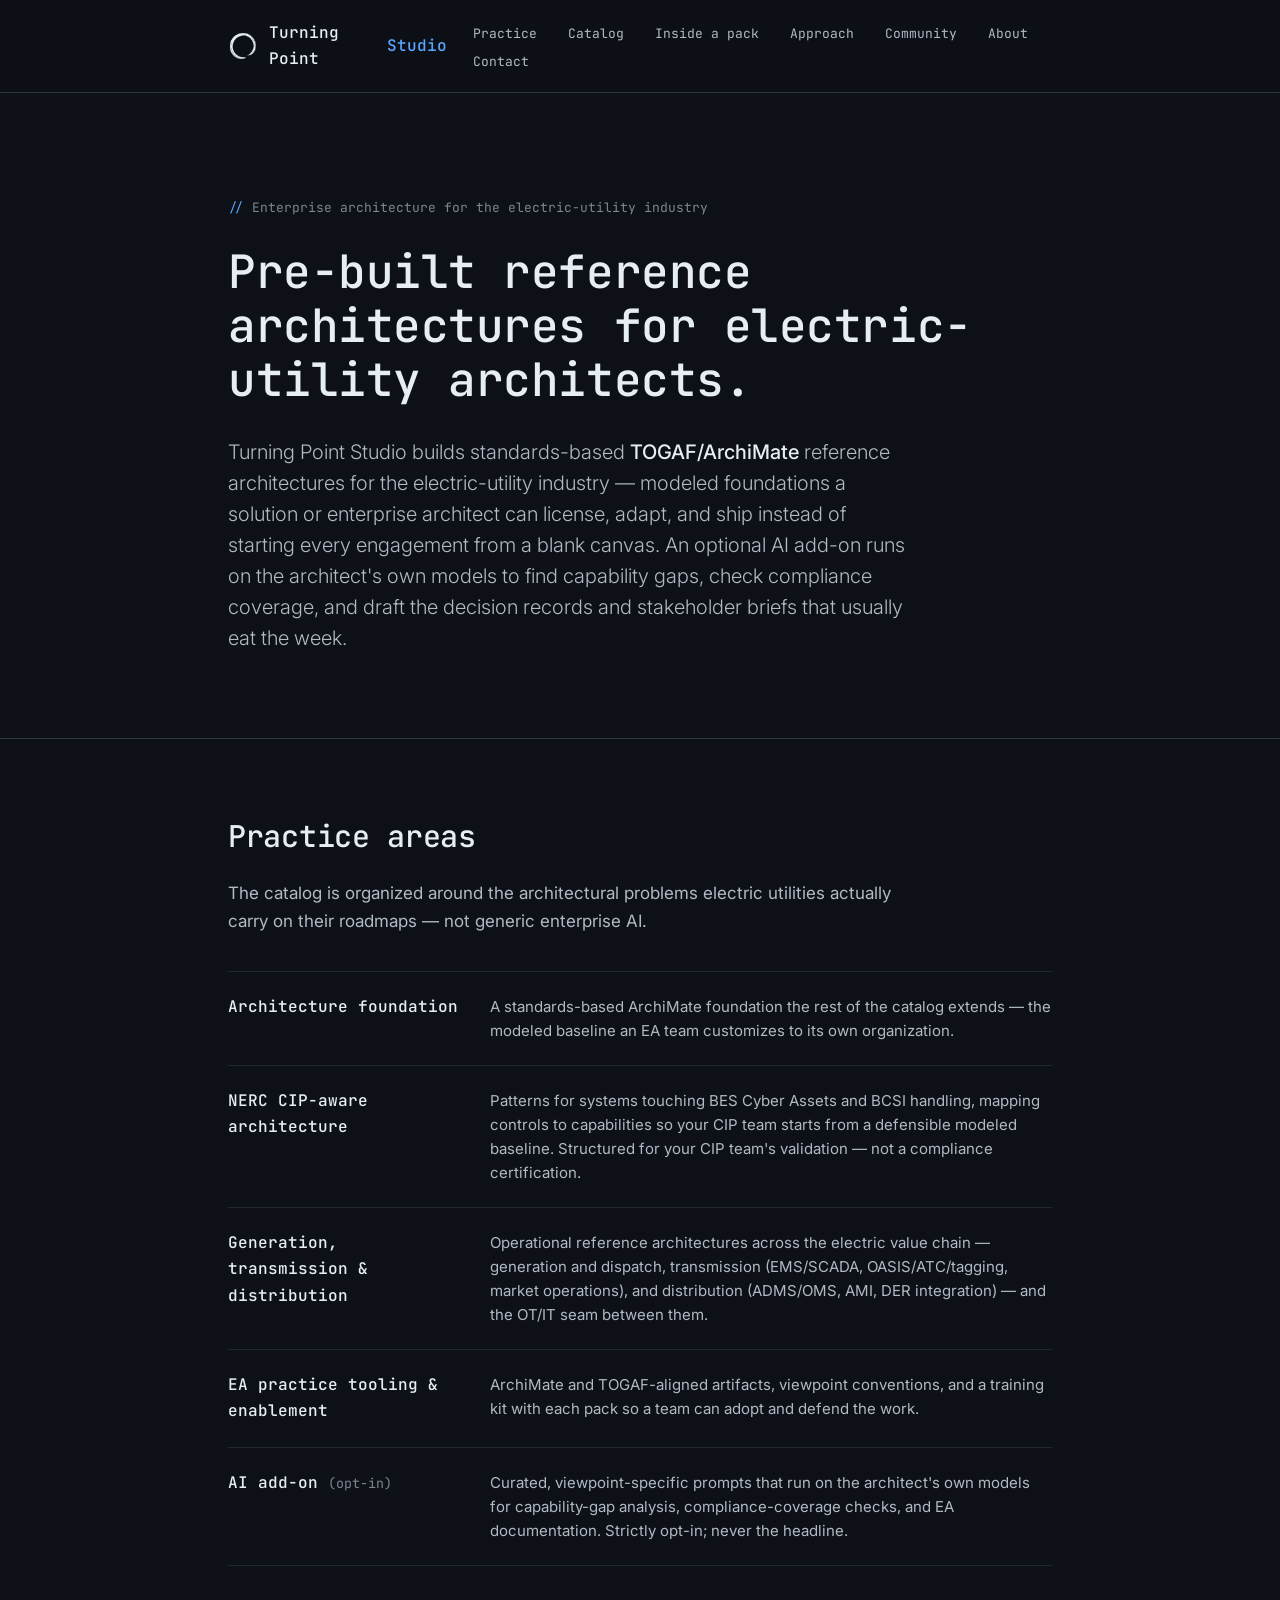
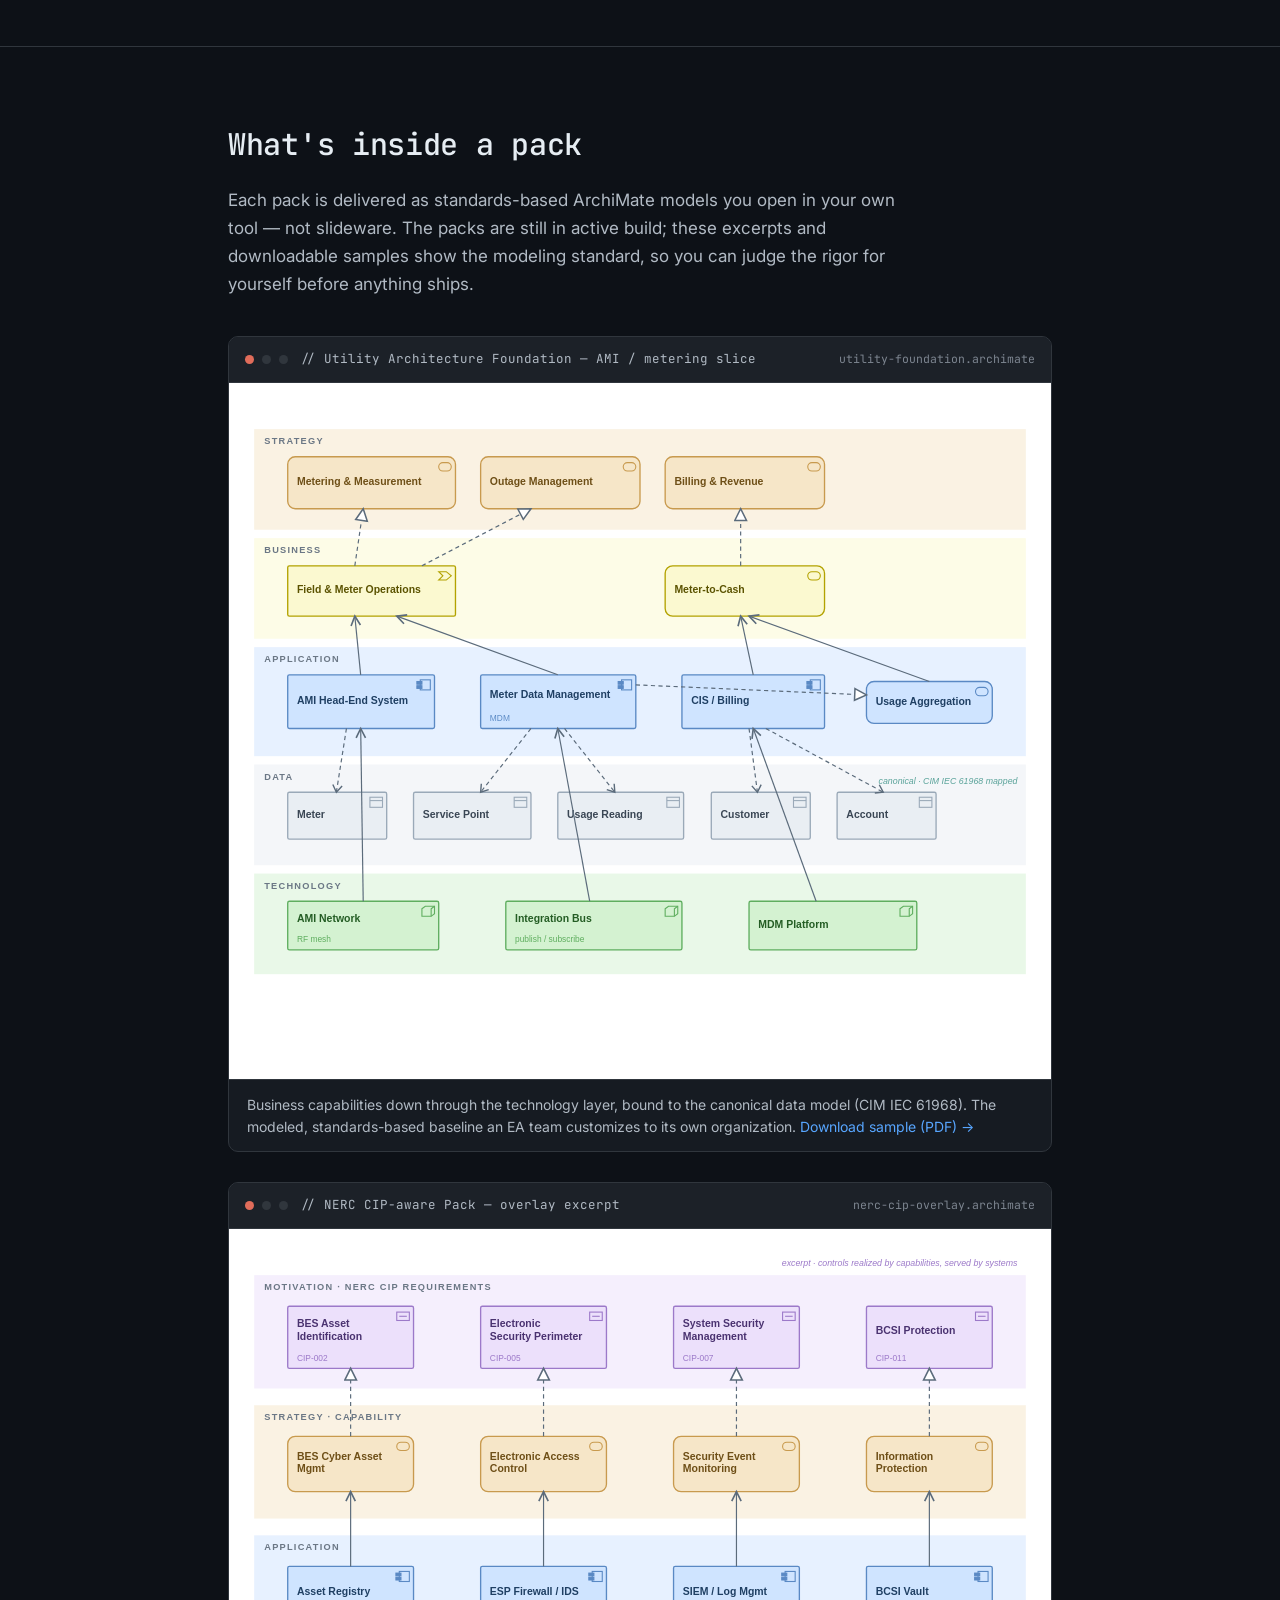
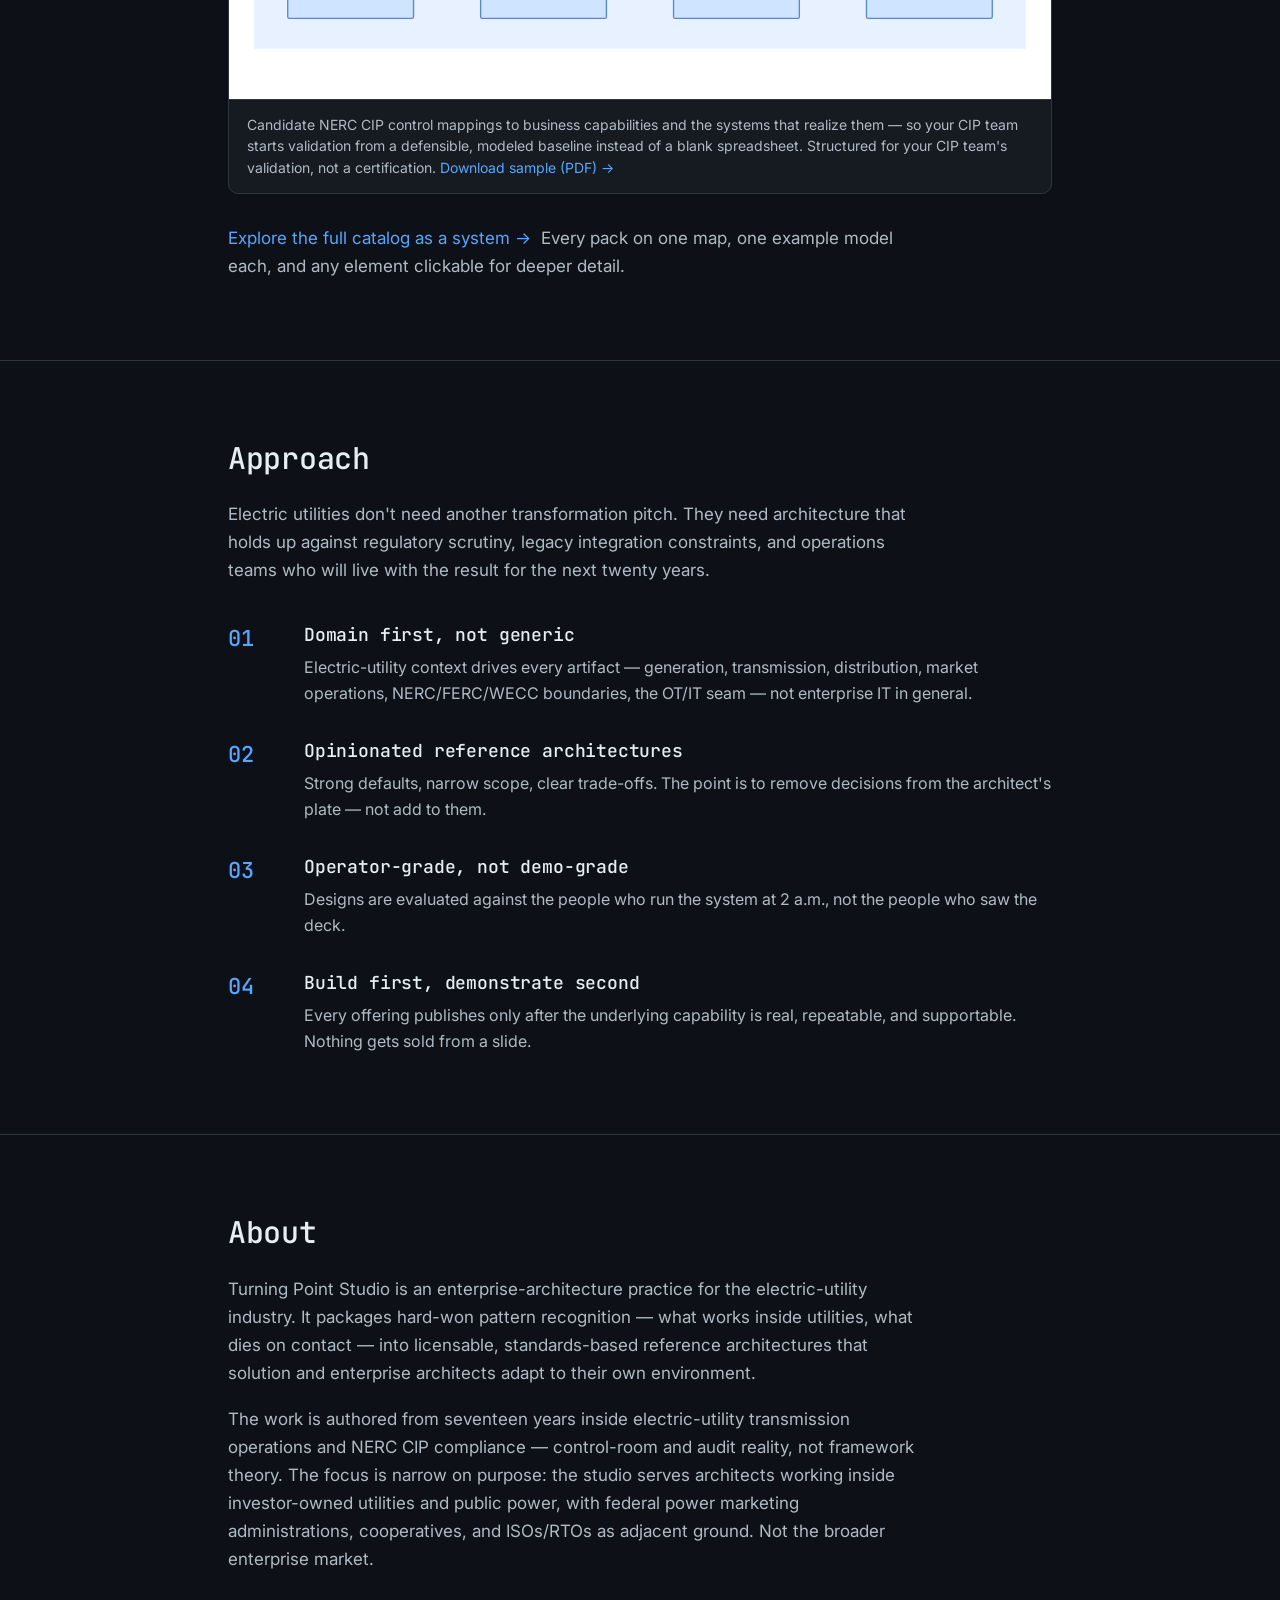
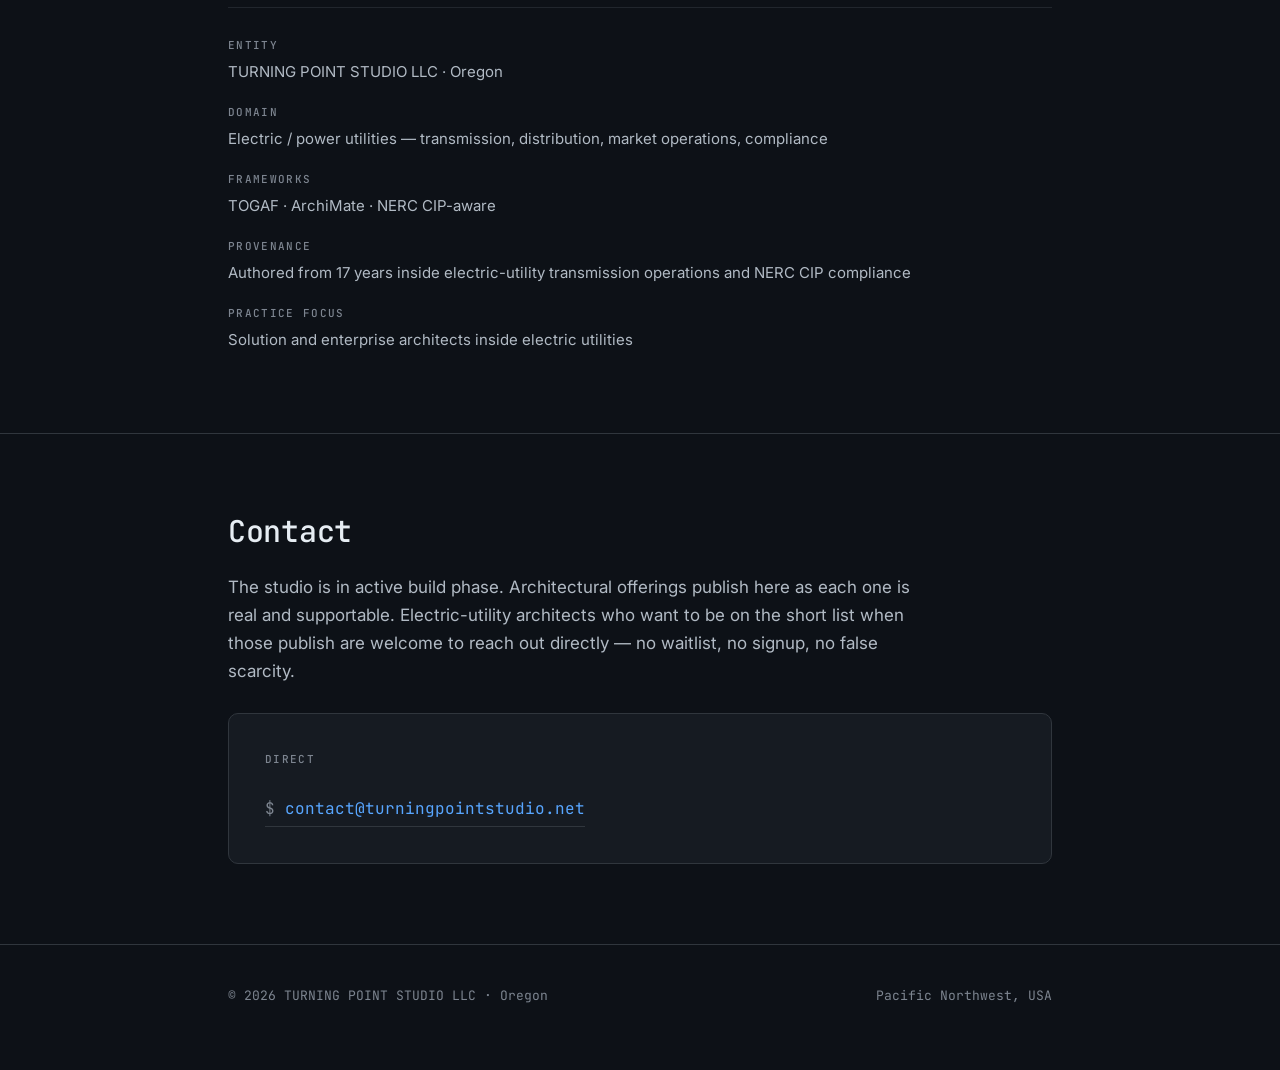
<file: index.html>
<!DOCTYPE html>
<html lang="en">
<head>
<meta charset="UTF-8">
<meta name="viewport" content="width=device-width, initial-scale=1.0">
<title>Turning Point Studio — Enterprise Architecture for the Electric Utility Industry</title>
<meta name="description" content="Turning Point Studio builds standards-based TOGAF/ArchiMate reference architectures and NERC CIP-aware patterns for electric-utility solution and enterprise architects — license, adapt, and ship instead of starting from a blank canvas.">
<link rel="icon" type="image/png" sizes="32x32" href="brand/favicon-32.png">
<link rel="alternate icon" href="brand/favicon.ico">
<link rel="apple-touch-icon" href="brand/apple-touch-icon.png">
<meta property="og:title" content="Turning Point Studio">
<meta property="og:description" content="Standards-based reference architectures and NERC CIP-aware patterns for the electric utility industry.">
<meta property="og:image" content="https://turningpointstudio.net/brand/og-image.png">
<meta property="og:url" content="https://turningpointstudio.net">
<meta property="og:type" content="website">
<meta name="twitter:card" content="summary_large_image">
<link rel="preconnect" href="https://fonts.googleapis.com">
<link rel="preconnect" href="https://fonts.gstatic.com" crossorigin>
<link href="https://fonts.googleapis.com/css2?family=Inter:wght@300;400;500;600&family=JetBrains+Mono:wght@400;500;700&display=swap" rel="stylesheet">
<link rel="stylesheet" href="site.css">
</head>
<body>

<header>
  <div class="container header-row">
    <a href="index.html" class="brand">
      <img class="brand-mark" src="brand/enso-mark.png" alt="Turning Point Studio mark">
      Turning Point <span>Studio</span>
    </a>
    <nav>
      <a href="#practice">Practice</a>
      <a href="catalog.html">Catalog</a>
      <a href="#inside">Inside a pack</a>
      <a href="#approach">Approach</a>
      <a href="community.html">Community</a>
      <a href="#about">About</a>
      <a href="#contact">Contact</a>
    </nav>
  </div>
</header>

<div class="hero">
  <div class="container">
    <div class="eyebrow">Enterprise architecture for the electric-utility industry</div>
    <h1>Pre-built reference architectures for electric-utility architects.</h1>
    <p class="lede">Turning Point Studio builds standards-based <strong>TOGAF/ArchiMate</strong> reference architectures for the electric-utility industry — modeled foundations a solution or enterprise architect can license, adapt, and ship instead of starting every engagement from a blank canvas. An optional AI add-on runs on the architect's own models to find capability gaps, check compliance coverage, and draft the decision records and stakeholder briefs that usually eat the week.</p>
  </div>
</div>

<section id="practice">
  <div class="container">
    <h2>Practice areas</h2>
    <p>The catalog is organized around the architectural problems electric utilities actually carry on their roadmaps — not generic enterprise AI.</p>

    <ul class="practice-list">
      <li>
        <div class="pa-title">Architecture foundation</div>
        <div class="pa-desc">A standards-based ArchiMate foundation the rest of the catalog extends — the modeled baseline an EA team customizes to its own organization.</div>
      </li>
      <li>
        <div class="pa-title">NERC CIP-aware architecture</div>
        <div class="pa-desc">Patterns for systems touching BES Cyber Assets and BCSI handling, mapping controls to capabilities so your CIP team starts from a defensible modeled baseline. Structured for your CIP team's validation — not a compliance certification.</div>
      </li>
      <li>
        <div class="pa-title">Generation, transmission &amp; distribution</div>
        <div class="pa-desc">Operational reference architectures across the electric value chain — generation and dispatch, transmission (EMS/SCADA, OASIS/ATC/tagging, market operations), and distribution (ADMS/OMS, AMI, DER integration) — and the OT/IT seam between them.</div>
      </li>
      <li>
        <div class="pa-title">EA practice tooling &amp; enablement</div>
        <div class="pa-desc">ArchiMate and TOGAF-aligned artifacts, viewpoint conventions, and a training kit with each pack so a team can adopt and defend the work.</div>
      </li>
      <li>
        <div class="pa-title">AI add-on <small>(opt-in)</small></div>
        <div class="pa-desc">Curated, viewpoint-specific prompts that run on the architect's own models for capability-gap analysis, compliance-coverage checks, and EA documentation. Strictly opt-in; never the headline.</div>
      </li>
    </ul>
  </div>
</section>

<section id="inside">
  <div class="container">
    <h2>What's inside a pack</h2>
    <p>Each pack is delivered as standards-based ArchiMate models you open in your own tool — not slideware. The packs are still in active build; these excerpts and downloadable samples show the modeling standard, so you can judge the rigor for yourself before anything ships.</p>

    <div class="models">
      <figure class="model-card">
        <div class="model-head">
          <span class="dot"></span><span class="dot"></span><span class="dot"></span>
          <span class="name">// Utility Architecture Foundation — AMI / metering slice</span>
          <span class="file">utility-foundation.archimate</span>
        </div>
        <div class="model-canvas">
          <img src="brand/diagrams/f-01-layers.svg" alt="F-01 ArchiMate model excerpt — business, application, data, and technology layers for an AMI / metering slice, mapped to the canonical data model">
        </div>
        <figcaption class="model-cap">Business capabilities down through the technology layer, bound to the canonical data model (CIM IEC 61968). The modeled, standards-based baseline an EA team customizes to its own organization. <a href="brand/samples/utility-foundation-sample.pdf" download>Download sample (PDF) →</a></figcaption>
      </figure>

      <figure class="model-card">
        <div class="model-head">
          <span class="dot"></span><span class="dot"></span><span class="dot"></span>
          <span class="name">// NERC CIP-aware Pack — overlay excerpt</span>
          <span class="file">nerc-cip-overlay.archimate</span>
        </div>
        <div class="model-canvas">
          <img src="brand/diagrams/c-01-cip-overlay.svg" alt="C-01 ArchiMate model excerpt — NERC CIP requirements mapped to business capabilities and the application systems that realize them">
        </div>
        <figcaption class="model-cap">Candidate NERC CIP control mappings to business capabilities and the systems that realize them — so your CIP team starts validation from a defensible, modeled baseline instead of a blank spreadsheet. Structured for your CIP team's validation, not a certification. <a href="brand/samples/nerc-cip-pack-sample.pdf" download>Download sample (PDF) →</a></figcaption>
      </figure>
    </div>
    <p style="margin-top:30px"><a href="catalog.html">Explore the full catalog as a system →</a> &nbsp;Every pack on one map, one example model each, and any element clickable for deeper detail.</p>
  </div>
</section>

<section id="approach">
  <div class="container">
    <h2>Approach</h2>
    <p>Electric utilities don't need another transformation pitch. They need architecture that holds up against regulatory scrutiny, legacy integration constraints, and operations teams who will live with the result for the next twenty years.</p>

    <div class="principles">
      <div class="principle">
        <div class="num">01</div>
        <div>
          <h3>Domain first, not generic</h3>
          <p>Electric-utility context drives every artifact — generation, transmission, distribution, market operations, NERC/FERC/WECC boundaries, the OT/IT seam — not enterprise IT in general.</p>
        </div>
      </div>
      <div class="principle">
        <div class="num">02</div>
        <div>
          <h3>Opinionated reference architectures</h3>
          <p>Strong defaults, narrow scope, clear trade-offs. The point is to remove decisions from the architect's plate — not add to them.</p>
        </div>
      </div>
      <div class="principle">
        <div class="num">03</div>
        <div>
          <h3>Operator-grade, not demo-grade</h3>
          <p>Designs are evaluated against the people who run the system at 2 a.m., not the people who saw the deck.</p>
        </div>
      </div>
      <div class="principle">
        <div class="num">04</div>
        <div>
          <h3>Build first, demonstrate second</h3>
          <p>Every offering publishes only after the underlying capability is real, repeatable, and supportable. Nothing gets sold from a slide.</p>
        </div>
      </div>
    </div>
  </div>
</section>

<section id="about">
  <div class="container">
    <h2>About</h2>
    <p>Turning Point Studio is an enterprise-architecture practice for the electric-utility industry. It packages hard-won pattern recognition — what works inside utilities, what dies on contact — into licensable, standards-based reference architectures that solution and enterprise architects adapt to their own environment.</p>
    <p>The work is authored from seventeen years inside electric-utility transmission operations and NERC CIP compliance — control-room and audit reality, not framework theory. The focus is narrow on purpose: the studio serves architects working inside investor-owned utilities and public power, with federal power marketing administrations, cooperatives, and ISOs/RTOs as adjacent ground. Not the broader enterprise market.</p>

    <div class="credentials">
      <div class="item">
        <div class="label">Entity</div>
        TURNING POINT STUDIO LLC · Oregon
      </div>
      <div class="item">
        <div class="label">Domain</div>
        Electric / power utilities — transmission, distribution, market operations, compliance
      </div>
      <div class="item">
        <div class="label">Frameworks</div>
        TOGAF · ArchiMate · NERC CIP-aware
      </div>
      <div class="item">
        <div class="label">Provenance</div>
        Authored from 17 years inside electric-utility transmission operations and NERC CIP compliance
      </div>
      <div class="item">
        <div class="label">Practice focus</div>
        Solution and enterprise architects inside electric utilities
      </div>
    </div>
  </div>
</section>

<section id="contact">
  <div class="container">
    <h2>Contact</h2>
    <p>The studio is in active build phase. Architectural offerings publish here as each one is real and supportable. Electric-utility architects who want to be on the short list when those publish are welcome to reach out directly — no waitlist, no signup, no false scarcity.</p>

    <div class="card">
      <div class="label">Direct</div>
      <a class="contact-link" href="mailto:contact@turningpointstudio.net?subject=Turning%20Point%20Studio%20inquiry">contact@turningpointstudio.net</a>
    </div>
  </div>
</section>

<footer>
  <div class="container footer-row">
    <div>© 2026 TURNING POINT STUDIO LLC · Oregon</div>
    <div>Pacific Northwest, USA</div>
  </div>
</footer>

</body>
</html>
</file>
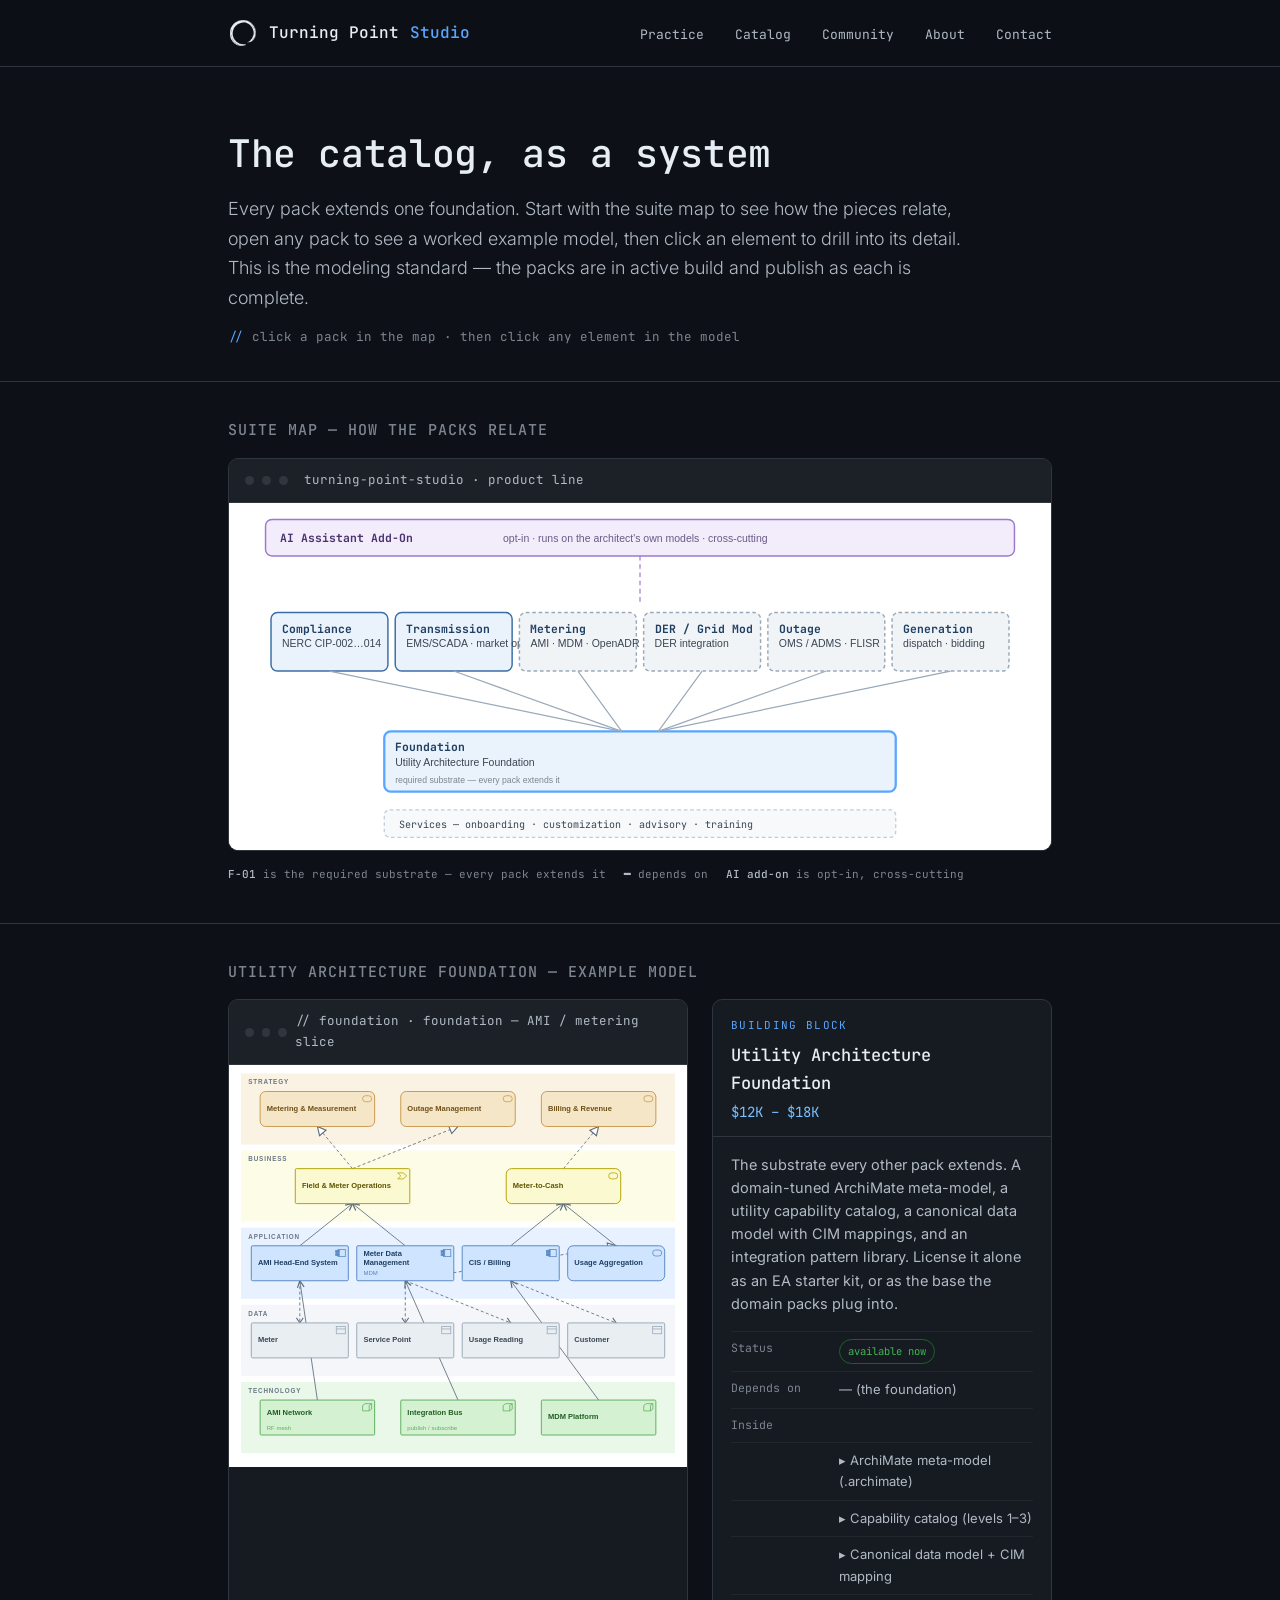
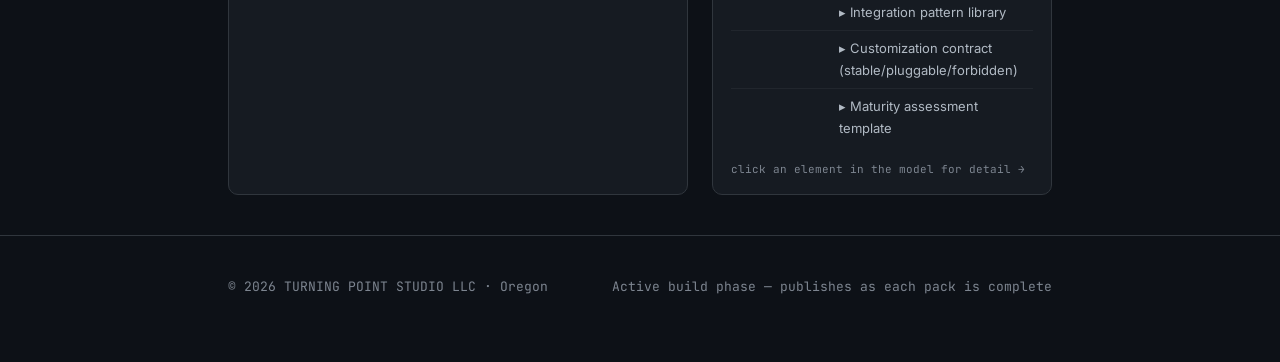
<file: catalog.html>
<!DOCTYPE html>
<html lang="en">
<head>
<meta charset="UTF-8">
<meta name="viewport" content="width=device-width, initial-scale=1.0">
<title>Catalog — Turning Point Studio</title>
<meta name="description" content="Interactive catalog of Turning Point Studio's electric-utility reference architectures — the suite map, one example model per pack, and click-through element detail.">
<link rel="icon" type="image/png" sizes="32x32" href="brand/favicon-32.png">
<link rel="alternate icon" href="brand/favicon.ico">
<link rel="apple-touch-icon" href="brand/apple-touch-icon.png">
<meta property="og:title" content="Catalog — Turning Point Studio">
<meta property="og:description" content="The full reference-architecture suite, one example model per pack, click-through detail.">
<meta property="og:image" content="https://turningpointstudio.net/brand/og-image.png">
<meta name="twitter:card" content="summary_large_image">
<link rel="preconnect" href="https://fonts.googleapis.com">
<link rel="preconnect" href="https://fonts.gstatic.com" crossorigin>
<link href="https://fonts.googleapis.com/css2?family=Inter:wght@300;400;500;600&family=JetBrains+Mono:wght@400;500;700&display=swap" rel="stylesheet">
<link rel="stylesheet" href="site.css">
<style>
  .lead-wrap { padding: 64px 0 34px; border-bottom: 1px solid var(--rule); }
  .lead-wrap h1 { font-size: 38px; margin-bottom: 18px; }
  .lead-wrap p { color: var(--text-2); max-width: 760px; font-weight: 300; font-size: 18px; }
  .hint { font-family: var(--font-mono); font-size: 12.5px; color: var(--muted); margin-top: 14px; }
  .hint::before { content: "// "; color: var(--cool); }

  section.block { padding: 40px 0; border-bottom: 1px solid var(--rule); }
  .block h2 { font-size: 15px; font-family: var(--font-mono); color: var(--muted); letter-spacing: 1px; text-transform: uppercase; margin-bottom: 18px; font-weight: 500; }

  .panel { border: 1px solid var(--rule); border-radius: 10px; background: var(--surface); overflow: hidden; }
  .panel-head { font-family: var(--font-mono); font-size: 12.5px; color: var(--text-2); padding: 11px 16px; border-bottom: 1px solid var(--rule); background: var(--surface-2); display:flex; gap:8px; align-items:center; }
  .panel-head .dot { width: 9px; height: 9px; border-radius: 50%; background: var(--rule); }
  .panel-head .dot.r { background: #e06c5a; }
  .canvas { background: #ffffff; }
  .canvas svg { display:block; width:100%; height:auto; }

  .explorer { display: grid; grid-template-columns: 1fr 340px; gap: 24px; margin-top: 6px; }
  #detail { border:1px solid var(--rule); border-radius:10px; background: var(--surface); padding: 0; min-height: 340px; align-self:start; position:sticky; top:84px; }
  #detail .d-head { padding:16px 18px 12px; border-bottom:1px solid var(--rule); }
  #detail .d-kicker { font-family:var(--font-mono); font-size:11px; letter-spacing:.12em; text-transform:uppercase; color:var(--cool); margin-bottom:6px; }
  #detail .d-title { font-family:var(--font-mono); font-size:17px; color:var(--text); font-weight:500; }
  #detail .d-body { padding:16px 18px; }
  #detail .d-what { color:var(--text-2); font-size:14.5px; line-height:1.6; margin-bottom:16px; }
  #detail table { width:100%; border-collapse:collapse; }
  #detail td { padding:7px 0; border-top:1px solid var(--rule-soft); font-size:13px; vertical-align:top; }
  #detail td.k { color:var(--muted); font-family:var(--font-mono); font-size:11.5px; width:108px; padding-right:12px; }
  #detail td.v { color:var(--text-2); }
  #detail .pill { display:inline-block; font-family:var(--font-mono); font-size:10.5px; padding:3px 8px; border-radius:20px; border:1px solid var(--rule); color:var(--text-2); }
  #detail .pill.ok { color:var(--ok); border-color:#1f5e2b; }
  #detail .pill.road { color:var(--warn); border-color:#5e4a16; }
  #detail .d-price { font-family:var(--font-mono); color:var(--cool-bright); font-size:14px; margin-top:4px; }
  .el { cursor:pointer; }
  .el rect { transition: filter .12s; }
  .el:hover rect { filter: brightness(1.06); }
  .el.sel rect { stroke-width:3; }
  .sku-node { cursor:pointer; }
  .sku-node:hover .nbox { filter: brightness(1.08); }
  .sku-node.active .nbox { stroke:#58a6ff; stroke-width:2.5; }
  .legend { font-family:var(--font-mono); font-size:11px; color:var(--muted); margin-top:14px; display:flex; gap:18px; flex-wrap:wrap; }
  .legend span b { color:var(--text-2); font-weight:500; }
  @media (max-width: 820px){ .explorer{ grid-template-columns:1fr; } #detail{ position:static; } }
</style>
</head>
<body>

<header>
  <div class="container header-row">
    <a href="index.html" class="brand">
      <img class="brand-mark" src="brand/enso-mark.png" alt="Turning Point Studio mark">
      Turning Point <span>Studio</span>
    </a>
    <nav>
      <a href="index.html#practice">Practice</a>
      <a href="catalog.html">Catalog</a>
      <a href="community.html">Community</a>
      <a href="index.html#about">About</a>
      <a href="index.html#contact">Contact</a>
    </nav>
  </div>
</header>

<div class="lead-wrap">
  <div class="container">
    <h1>The catalog, as a system</h1>
    <p>Every pack extends one foundation. Start with the suite map to see how the pieces relate, open any pack to see a worked example model, then click an element to drill into its detail. This is the modeling standard — the packs are in active build and publish as each is complete.</p>
    <div class="hint">click a pack in the map · then click any element in the model</div>
  </div>
</div>

<section class="block">
  <div class="container">
    <h2>Suite map — how the packs relate</h2>
    <div class="panel">
      <div class="panel-head"><span class="dot"></span><span class="dot"></span><span class="dot"></span>&nbsp;turning-point-studio · product line</div>
      <div class="canvas"><div id="suite"></div></div>
    </div>
    <div class="legend">
      <span><b>F-01</b> is the required substrate — every pack extends it</span>
      <span><b>━</b> depends on</span>
      <span><b>AI add-on</b> is opt-in, cross-cutting</span>
    </div>
  </div>
</section>

<section class="block">
  <div class="container">
    <h2 id="modelTitle">Example model</h2>
    <div class="explorer">
      <div class="panel">
        <div class="panel-head" id="modelHead"><span class="dot"></span><span class="dot"></span><span class="dot"></span><span id="modelHeadName">// select a pack</span></div>
        <div class="canvas"><div id="model"></div></div>
      </div>
      <div id="detail"></div>
    </div>
  </div>
</section>

<footer>
  <div class="container footer-row">
    <div>© 2026 TURNING POINT STUDIO LLC · Oregon</div>
    <div>Active build phase — publishes as each pack is complete</div>
  </div>
</footer>

<script>
const LCOL = {
  strategy:["#f6e6c8","#c89a4e","#6e4f17"], business:["#fbf9d0","#b3a200","#5b5300"],
  application:["#cfe4ff","#5a89c4","#1f3f63"], data:["#e9eef3","#9aa9b8","#3a4654"],
  technology:["#d4f2d1","#5fae5f","#245d24"], motivation:["#ece0fb","#9c79c9","#4a3270"]
};
const LNAME = {strategy:"STRATEGY",business:"BUSINESS",application:"APPLICATION",data:"DATA",technology:"TECHNOLOGY",motivation:"MOTIVATION"};
// customer-facing names — internal codes (F-01 etc.) are kept only as object keys, never shown
const NAME = {
  "F-01":["Utility Architecture Foundation","Foundation"],
  "C-01":["NERC CIP Compliance Pack","Compliance"],
  "T-01":["Transmission Operations Pack","Transmission"],
  "D-02":["AMI & Metering Pack","Metering"],
  "D-01":["DER & Grid Modernization Pack","DER / Grid Mod"],
  "D-03":["Outage & ADMS Pack","Outage"],
  "G-01":["Generation Operations Pack","Generation"],
  "B-01+B-02":["AI Assistant Add-On","AI Assistant"],
  "SVC":["Services","Services"]
};
const dname = id => (NAME[id]||[id,id])[0];
const dtag  = id => (NAME[id]||[id,id])[1];
function esc(s){return (s+"").replace(/&/g,"&amp;").replace(/</g,"&lt;").replace(/>/g,"&gt;");}

function icon(kind,x,y,st){
  let s=`<g stroke="${st}" stroke-width="1.3" fill="none">`;
  if(["capability","service","bservice"].includes(kind)) s+=`<rect x="${x}" y="${y+3}" width="15" height="10" rx="5"/>`;
  else if(kind=="function") s+=`<path d="M ${x} ${y+3} l 9 0 l 6 5 l -6 5 l -9 0 l 5 -5 z"/>`;
  else if(kind=="component"){ s+=`<rect x="${x+3}" y="${y+2}" width="12" height="12"/><rect x="${x-1}" y="${y+4}" width="6" height="3.2" fill="${st}"/><rect x="${x-1}" y="${y+9}" width="6" height="3.2" fill="${st}"/>`; }
  else if(kind=="data") s+=`<rect x="${x}" y="${y+2}" width="15" height="12"/><line x1="${x}" y1="${y+6}" x2="${x+15}" y2="${y+6}"/>`;
  else if(kind=="node") s+=`<path d="M ${x} ${y+5} l 4 -3 l 11 0 l 0 9 l -4 3 l -11 0 z"/><path d="M ${x+15} ${y+2} l -4 3 l 0 9"/>`;
  else if(kind=="requirement") s+=`<rect x="${x}" y="${y+3}" width="15" height="10"/><line x1="${x+3}" y1="${y+8}" x2="${x+12}" y2="${y+8}"/>`;
  return s+"</g>";
}
const MK = `<defs>
<marker id="serve" markerWidth="12" markerHeight="12" refX="9" refY="5" orient="auto"><path d="M1,1 L9,5 L1,9" fill="none" stroke="#5b6b7b" stroke-width="1.4"/></marker>
<marker id="real" markerWidth="14" markerHeight="14" refX="11" refY="6" orient="auto"><path d="M1,1 L11,6 L1,11 Z" fill="#fff" stroke="#5b6b7b" stroke-width="1.3"/></marker>
<marker id="acc" markerWidth="11" markerHeight="11" refX="8" refY="5" orient="auto"><path d="M2,1 L8,5 L2,9" fill="none" stroke="#5b6b7b" stroke-width="1.2"/></marker></defs>`;

function renderModel(sku){
  const head=document.getElementById('modelHeadName');
  document.getElementById('modelTitle').textContent = dname(sku.id)+" — example model";
  head.textContent = "// "+dtag(sku.id).toLowerCase().replace(/[^a-z0-9]+/g,'-')+" · "+(sku.slice||"reference slice");
  const mpane=document.getElementById('model');
  if(!sku.model){ mpane.innerHTML=`<div style="padding:60px 24px;text-align:center;color:#7d8590;font-family:'JetBrains Mono',monospace;font-size:13px">${sku.status=='roadmap'?'On the roadmap':'Backlog'} — overview only.<br>Worked model publishes with the pack.</div>`; return; }
  const m=sku.model, W=760, BH=128, pad=14;
  const layers=m.layers, H=layers.length*BH+pad*2;
  const pos={};
  let body=`<rect width="${W}" height="${H}" fill="#fff"/>`;
  layers.forEach((lk,i)=>{
    const y=pad+i*BH, c=LCOL[lk];
    body+=`<rect x="20" y="${y}" width="${W-40}" height="${BH-10}" fill="${c[0]}" opacity="0.5"/>`;
    body+=`<text x="32" y="${y+18}" font-family="'Segoe UI',Arial" font-size="10.5" font-weight="700" letter-spacing="1.4" fill="#6b7785">${LNAME[lk]}</text>`;
    const nodes=m.nodes.filter(n=>n.layer==lk);
    const slot=(W-60)/nodes.length;
    nodes.forEach((n,j)=>{
      const w=Math.min(slot-14,190), h=58, x=30+j*slot+(slot-14-w)/2+7, ny=y+30;
      pos[n.id]={cx:x+w/2, y:ny, b:ny+h, x:x, w:w, h:h};
      n._x=x; n._y=ny; n._w=w; n._h=h;
    });
  });
  // relationships first (under boxes)
  (m.rels||[]).forEach(r=>{
    const a=pos[r[0]], b=pos[r[1]]; if(!a||!b) return;
    let x1,y1,x2,y2;
    if(b.y < a.y){ x1=a.cx; y1=a.y; x2=b.cx; y2=b.b; } else { x1=a.cx; y1=a.b; x2=b.cx; y2=b.y; }
    const t=r[2], dash=(t=="real"||t=="access")?' stroke-dasharray="5 4"':'';
    const mk = t=="real"?'url(#real)': t=="access"?'url(#acc)':'url(#serve)';
    body+=`<line x1="${x1}" y1="${y1}" x2="${x2}" y2="${y2}" stroke="#5b6b7b" stroke-width="1.4"${dash} marker-end="${mk}"/>`;
  });
  // boxes
  m.nodes.forEach(n=>{
    const c=LCOL[n.layer], rx=["capability","service","bservice"].includes(n.kind)?9:2;
    body+=`<g class="el" data-el="${n.id}"><rect x="${n._x}" y="${n._y}" width="${n._w}" height="${n._h}" rx="${rx}" fill="${c[0]}" stroke="${c[1]}" stroke-width="1.6"/>`;
    body+=icon(n.kind, n._x+n._w-20, n._y+4, c[1]);
    const words=n.label.split(' '); let lines=[],cur=''; const maxc=Math.floor((n._w-26)/6.6);
    words.forEach(wd=>{ if((cur+' '+wd).trim().length<=maxc) cur=(cur+' '+wd).trim(); else {lines.push(cur);cur=wd;} });
    lines.push(cur); lines=lines.slice(0,2);
    let ty=n._y+n._h/2-(lines.length-1)*8+(n.sub?-4:3);
    lines.forEach((ln,i)=> body+=`<text x="${n._x+11}" y="${ty+i*15}" font-family="'Segoe UI',Arial" font-size="12.5" font-weight="600" fill="${c[2]}">${esc(ln)}</text>`);
    if(n.sub) body+=`<text x="${n._x+11}" y="${n._y+n._h-9}" font-family="'Segoe UI',Arial" font-size="10" fill="${c[1]}">${esc(n.sub)}</text>`;
    body+=`</g>`;
  });
  mpane.innerHTML=`<svg viewBox="0 0 ${W} ${H}" xmlns="http://www.w3.org/2000/svg">${MK}${body}</svg>`;
}

function detailOverview(sku){
  const st = sku.status=='available'?'<span class="pill ok">available now</span>': sku.status=='roadmap'?'<span class="pill road">on the roadmap</span>':'<span class="pill">backlog</span>';
  let inside = (sku.inside||[]).map(x=>`<tr><td class="k"></td><td class="v">▸ ${esc(x)}</td></tr>`).join('');
  document.getElementById('detail').innerHTML =
   `<div class="d-head"><div class="d-kicker">${esc(sku.line)}</div><div class="d-title">${esc(dname(sku.id))}</div>${sku.price?`<div class="d-price">${esc(sku.price)}</div>`:''}</div>
    <div class="d-body"><div class="d-what">${esc(sku.overview)}</div>
    <table><tr><td class="k">Status</td><td class="v">${st}</td></tr>
    <tr><td class="k">Depends on</td><td class="v">${sku.depends&&sku.depends.length?esc(sku.depends.map(dname).join(', ')):'— (the foundation)'}</td></tr>
    ${sku.inside?`<tr><td class="k">Inside</td><td class="v"></td></tr>${inside}`:''}
    </table>
    <div style="margin-top:14px;font-family:'JetBrains Mono',monospace;font-size:11px;color:#7d8590">${sku.model?'click an element in the model for detail →':''}</div></div>`;
}
function detailElement(sku,n){
  let rows=(n.facts||[]).map(f=>`<tr><td class="k">${esc(f[0])}</td><td class="v">${esc(f[1])}</td></tr>`).join('');
  document.getElementById('detail').innerHTML =
   `<div class="d-head"><div class="d-kicker">${esc(dtag(sku.id))} · ${esc(LNAME[n.layer]||'')} layer</div><div class="d-title">${esc(n.label)}</div></div>
    <div class="d-body"><div class="d-what">${esc(n.what||'')}</div><table>${rows}</table>
    <div style="margin-top:16px"><a href="#" id="backOv" style="font-family:'JetBrains Mono',monospace;font-size:11px;color:#58a6ff">← back to ${esc(dtag(sku.id))} overview</a></div></div>`;
  document.getElementById('backOv').onclick=(e)=>{e.preventDefault();detailOverview(sku);};
}

let ACTIVE=null;
function selectSku(id){
  const sku=CATALOG.find(s=>s.id==id); if(!sku) return; ACTIVE=sku;
  document.querySelectorAll('.sku-node').forEach(el=>el.classList.toggle('active', el.dataset.sku==id));
  renderModel(sku); detailOverview(sku);
  document.getElementById('model').onclick=(e)=>{
    const g=e.target.closest('.el'); if(!g) return;
    const n=sku.model.nodes.find(x=>x.id==g.dataset.el); if(n){ detailElement(sku,n);
      document.querySelectorAll('.el').forEach(x=>x.classList.remove('sel')); g.classList.add('sel'); }
  };
}

function renderSuite(){
  const W=900,H=380; let b=`<rect width="${W}" height="${H}" fill="#fff"/>`;
  const node=(id,x,y,w,h,label,sub,status)=>{
    const stroke = status=='available'?'#3a6ea5': status=='roadmap'?'#9aa9b8':'#c3ccd6';
    const fill = status=='available'?'#eaf2fc': status=='roadmap'?'#f1f4f7':'#f7f9fb';
    const dash = status=='available'?'':' stroke-dasharray="4 3"';
    return `<g class="sku-node" data-sku="${id}"><rect class="nbox" x="${x}" y="${y}" width="${w}" height="${h}" rx="7" fill="${fill}" stroke="${stroke}" stroke-width="1.6"${dash}/>`
     +`<text x="${x+12}" y="${y+22}" font-family="'JetBrains Mono',monospace" font-size="12.5" font-weight="700" fill="#1f3f63">${esc(dtag(id))}</text>`
     +`<text x="${x+12}" y="${y+(sub?38:38)}" font-family="'Segoe UI',Arial" font-size="11.5" fill="#3a4654">${esc(label)}</text>`
     +(sub?`<text x="${x+12}" y="${y+h-9}" font-family="'Segoe UI',Arial" font-size="9.5" fill="#7d8590">${esc(sub)}</text>`:'')+`</g>`;
  };
  // AI add-on cross-cutting bar (top)
  b+=`<rect x="40" y="18" width="820" height="40" rx="7" fill="#f3ecfb" stroke="#9c79c9" stroke-width="1.6"/>`;
  b+=`<g class="sku-node" data-sku="B-01+B-02"><rect class="nbox" x="40" y="18" width="820" height="40" rx="7" fill="transparent" stroke="transparent"/>`
    +`<text x="56" y="43" font-family="'JetBrains Mono',monospace" font-size="12.5" font-weight="700" fill="#4a3270">AI Assistant Add-On</text>`
    +`<text x="300" y="43" font-family="'Segoe UI',Arial" font-size="11.5" fill="#6a5a86">opt-in · runs on the architect's own models · cross-cutting</text></g>`;
  // domain packs row
  const packs=[["C-01","NERC CIP-002…014","","available"],["T-01","EMS/SCADA · market ops","","available"],
    ["D-02","AMI · MDM · OpenADR","","roadmap"],["D-01","DER integration","","roadmap"],
    ["D-03","OMS / ADMS · FLISR","","roadmap"],["G-01","dispatch · bidding","","roadmap"]];
  const pw=128, gap=8, startX=(W-(pw*packs.length+gap*(packs.length-1)))/2;
  packs.forEach((p,i)=>{ b+=node(p[0],startX+i*(pw+gap),120,pw,64,p[1],p[2],p[3]); });
  // foundation
  b+=node("F-01",170,250,560,66,"Utility Architecture Foundation","required substrate — every pack extends it","available");
  // dependency lines pack->F-01
  packs.forEach((p,i)=>{ const x=startX+i*(pw+gap)+pw/2; b+=`<line x1="${x}" y1="184" x2="${x>450?470:430}" y2="250" stroke="#9aa9b8" stroke-width="1.3"/>`; });
  // AI cross-cut dashed to packs band
  b+=`<line x1="450" y1="58" x2="450" y2="112" stroke="#9c79c9" stroke-width="1.3" stroke-dasharray="5 4"/>`;
  // services footnote chip
  b+=`<g class="sku-node" data-sku="SVC"><rect class="nbox" x="170" y="336" width="560" height="30" rx="6" fill="#f7f9fb" stroke="#c3ccd6" stroke-width="1.4" stroke-dasharray="4 3"/>`
    +`<text x="186" y="356" font-family="'JetBrains Mono',monospace" font-size="11" fill="#3a4654">Services — onboarding · customization · advisory · training</text></g>`;
  document.getElementById('suite').innerHTML=`<svg viewBox="0 0 ${W} ${H}" xmlns="http://www.w3.org/2000/svg">${b}</svg>`;
  document.getElementById('suite').onclick=(e)=>{ const g=e.target.closest('.sku-node'); if(g) selectSku(g.dataset.sku); };
}

// ===================== CATALOG DATA =====================
const f=(k,v)=>[k,v];
const CATALOG=[
{ id:"F-01", name:"EA Meta-Model Foundation", line:"Building block", status:"available", price:"$12K – $18K", depends:[], slice:"foundation — AMI / metering slice",
  overview:"The substrate every other pack extends. A domain-tuned ArchiMate meta-model, a utility capability catalog, a canonical data model with CIM mappings, and an integration pattern library. License it alone as an EA starter kit, or as the base the domain packs plug into.",
  inside:["ArchiMate meta-model (.archimate)","Capability catalog (levels 1–3)","Canonical data model + CIM mapping","Integration pattern library","Customization contract (stable/pluggable/forbidden)","Maturity assessment template"],
  model:{ layers:["strategy","business","application","data","technology"], nodes:[
    {id:"c_met",layer:"strategy",kind:"capability",label:"Metering & Measurement",what:"Strategy-layer capability — the utility's ability to measure consumption across the territory.",facts:[f("Layer","Strategy"),f("Realized by","Field & Meter Operations"),f("Catalog","Level 1–2, extensible to L4+")]},
    {id:"c_out",layer:"strategy",kind:"capability",label:"Outage Management",what:"Capability for detecting, managing, and restoring service interruptions.",facts:[f("Layer","Strategy"),f("Extended by","the Outage & ADMS pack")]},
    {id:"c_bil",layer:"strategy",kind:"capability",label:"Billing & Revenue",what:"Capability covering rating, billing, and revenue assurance.",facts:[f("Layer","Strategy"),f("Realized by","Meter-to-Cash")]},
    {id:"b_ops",layer:"business",kind:"function",label:"Field & Meter Operations",what:"Business function that operates metering and field assets.",facts:[f("Layer","Business"),f("Realizes","Metering, Outage capabilities")]},
    {id:"b_m2c",layer:"business",kind:"bservice",label:"Meter-to-Cash",what:"End-to-end business service from meter read to settled bill.",facts:[f("Layer","Business"),f("Realizes","Billing & Revenue")]},
    {id:"a_ami",layer:"application",kind:"component",label:"AMI Head-End System",what:"Collects interval reads from the metering network.",facts:[f("Layer","Application"),f("Serves","Field & Meter Operations"),f("Accesses","Meter")]},
    {id:"a_mdm",layer:"application",kind:"component",label:"Meter Data Management",sub:"MDM",what:"Validates, estimates, and stores interval usage (VEE).",facts:[f("Layer","Application"),f("Realizes","Usage Aggregation"),f("Accesses","Usage Reading, Service Point")]},
    {id:"a_cis",layer:"application",kind:"component",label:"CIS / Billing",what:"Customer information and billing system.",facts:[f("Layer","Application"),f("Serves","Meter-to-Cash"),f("Accesses","Customer")]},
    {id:"a_agg",layer:"application",kind:"service",label:"Usage Aggregation",what:"Application service that aggregates interval data for billing determinants.",facts:[f("Layer","Application"),f("Serves","Meter-to-Cash")]},
    {id:"d_met",layer:"data",kind:"data",label:"Meter",what:"Canonical entity for a metering device.",facts:[f("Layer","Data"),f("Attributes","meter_id · type · install_date · status"),f("CIM","IEC 61968 Meter")]},
    {id:"d_sp",layer:"data",kind:"data",label:"Service Point",what:"Point of electrical service delivery.",facts:[f("Layer","Data"),f("CIM","IEC 61968 ServiceDeliveryPoint")]},
    {id:"d_use",layer:"data",kind:"data",label:"Usage Reading",what:"Interval or register reading.",facts:[f("Layer","Data"),f("Attributes","interval · value · uom · timestamp"),f("CIM","IEC 61968 IntervalReading")]},
    {id:"d_cus",layer:"data",kind:"data",label:"Customer",what:"Account-holding customer.",facts:[f("Layer","Data"),f("CIM","IEC 61968 Customer")]},
    {id:"t_net",layer:"technology",kind:"node",label:"AMI Network",sub:"RF mesh",what:"Field communications network for meters.",facts:[f("Layer","Technology"),f("Serves","AMI Head-End")]},
    {id:"t_bus",layer:"technology",kind:"node",label:"Integration Bus",sub:"publish / subscribe",what:"Messaging backbone between systems.",facts:[f("Layer","Technology"),f("Pattern","publish / subscribe"),f("Serves","MDM, CIS")]},
    {id:"t_mdm",layer:"technology",kind:"node",label:"MDM Platform",what:"Hosting platform for the MDM application.",facts:[f("Layer","Technology"),f("Serves","CIS / Billing")]}
  ], rels:[["b_ops","c_met","real"],["b_ops","c_out","real"],["b_m2c","c_bil","real"],
    ["a_ami","b_ops","serve"],["a_mdm","b_ops","serve"],["a_cis","b_m2c","serve"],["a_agg","b_m2c","serve"],["a_mdm","a_agg","real"],
    ["a_ami","d_met","access"],["a_mdm","d_use","access"],["a_mdm","d_sp","access"],["a_cis","d_cus","access"],
    ["t_net","a_ami","serve"],["t_bus","a_mdm","serve"],["t_mdm","a_cis","serve"]] } },

{ id:"C-01", name:"NERC CIP Compliance Architecture Pack", line:"Building block", status:"available", price:"$25K – $35K", depends:["F-01"], slice:"control-to-capability overlay",
  overview:"CIP-002 through CIP-014 compliance-aware architecture for BES-registered entities. Maps controls to capabilities and the systems that realize them, so a compliance review starts from a defensible, modeled baseline. Plugs into the Foundation as a motivation + overlay extension.",
  inside:["CIP-002…CIP-014 control mappings","BES Cyber Asset categorization","BCSI handling architecture","Evidence-collection model","Audit-defensible documentation templates"],
  model:{ layers:["motivation","strategy","application"], nodes:[
    {id:"r2",layer:"motivation",kind:"requirement",label:"BES Asset Identification",sub:"CIP-002",what:"Requirement to identify and categorize BES Cyber Systems.",facts:[f("Standard","CIP-002"),f("Realized by","BES Cyber Asset Mgmt")]},
    {id:"r5",layer:"motivation",kind:"requirement",label:"Electronic Security Perimeter",sub:"CIP-005",what:"Requirement for electronic access controls around the ESP.",facts:[f("Standard","CIP-005"),f("Realized by","Electronic Access Control")]},
    {id:"r7",layer:"motivation",kind:"requirement",label:"System Security Management",sub:"CIP-007",what:"Requirement for ports, patching, malware, and logging controls.",facts:[f("Standard","CIP-007"),f("Realized by","Security Event Monitoring")]},
    {id:"r11",layer:"motivation",kind:"requirement",label:"BCSI Protection",sub:"CIP-011",what:"Requirement to protect BES Cyber System Information.",facts:[f("Standard","CIP-011"),f("Realized by","Information Protection")]},
    {id:"p2",layer:"strategy",kind:"capability",label:"BES Cyber Asset Mgmt",what:"Capability to inventory and categorize cyber assets.",facts:[f("Layer","Strategy"),f("Realizes","CIP-002"),f("Served by","Asset Registry")]},
    {id:"p5",layer:"strategy",kind:"capability",label:"Electronic Access Control",what:"Capability governing electronic access to the ESP.",facts:[f("Layer","Strategy"),f("Realizes","CIP-005")]},
    {id:"p7",layer:"strategy",kind:"capability",label:"Security Event Monitoring",what:"Capability for collecting and reviewing security events.",facts:[f("Layer","Strategy"),f("Realizes","CIP-007")]},
    {id:"p11",layer:"strategy",kind:"capability",label:"Information Protection",what:"Capability for classifying and protecting BCSI.",facts:[f("Layer","Strategy"),f("Realizes","CIP-011")]},
    {id:"s2",layer:"application",kind:"component",label:"Asset Registry",what:"System of record for cyber asset inventory.",facts:[f("Layer","Application"),f("Serves","BES Cyber Asset Mgmt")]},
    {id:"s5",layer:"application",kind:"component",label:"ESP Firewall / IDS",what:"Perimeter enforcement and intrusion detection.",facts:[f("Layer","Application"),f("Serves","Electronic Access Control")]},
    {id:"s7",layer:"application",kind:"component",label:"SIEM / Log Mgmt",what:"Security event aggregation and correlation.",facts:[f("Layer","Application"),f("Serves","Security Event Monitoring")]},
    {id:"s11",layer:"application",kind:"component",label:"BCSI Vault",what:"Controlled store for sensitive cyber information.",facts:[f("Layer","Application"),f("Serves","Information Protection")]}
  ], rels:[["p2","r2","real"],["p5","r5","real"],["p7","r7","real"],["p11","r11","real"],
    ["s2","p2","serve"],["s5","p5","serve"],["s7","p7","serve"],["s11","p11","serve"]] } },

{ id:"T-01", name:"Transmission Operations Reference Architecture", line:"Building block", status:"available", price:"$20K – $30K", depends:["F-01"], slice:"EMS / market-ops slice",
  overview:"EMS/SCADA, congestion management, FERC Order 890 (OASIS/ATC/tagging), and ISO/RTO market interactions, with the OT/IT seam and a NERC CIP overlay. Extends the Foundation with transmission capabilities, applications, and the control-center technology layer.",
  inside:["EMS/SCADA reference architecture","OASIS / ATC / e-Tag patterns","ISO/RTO market interaction model","OT/IT seam + CIP overlay hooks","Network model & schedule data"],
  model:{ layers:["strategy","business","application","data","technology"], nodes:[
    {id:"tc_ops",layer:"strategy",kind:"capability",label:"Transmission Operations",what:"Capability to operate the transmission system reliably.",facts:[f("Layer","Strategy"),f("Standards","NERC TOP/IRO")]},
    {id:"tc_cong",layer:"strategy",kind:"capability",label:"Congestion Management",what:"Capability to manage flows within limits.",facts:[f("Layer","Strategy")]},
    {id:"tc_mkt",layer:"strategy",kind:"capability",label:"Market Settlement",what:"Capability for market participation and settlement.",facts:[f("Layer","Strategy"),f("Standards","FERC Order 890")]},
    {id:"tb_rc",layer:"business",kind:"function",label:"Reliability Coordination",what:"Business function maintaining real-time reliability.",facts:[f("Layer","Business"),f("Realizes","Transmission Operations")]},
    {id:"tb_oasis",layer:"business",kind:"bservice",label:"ATC / OASIS Posting",what:"Service for posting available transfer capability and tags.",facts:[f("Layer","Business"),f("Realizes","Market Settlement")]},
    {id:"ta_ems",layer:"application",kind:"component",label:"EMS / SCADA",what:"Energy management and supervisory control.",facts:[f("Layer","Application"),f("Serves","Reliability Coordination"),f("Accesses","Network Model")]},
    {id:"ta_oasis",layer:"application",kind:"component",label:"OASIS Node",what:"Open-access same-time information system interface.",facts:[f("Layer","Application"),f("Serves","ATC / OASIS Posting")]},
    {id:"ta_mkt",layer:"application",kind:"component",label:"Market Interface",what:"ISO/RTO bid, schedule, and settlement interface.",facts:[f("Layer","Application"),f("Accesses","Schedule")]},
    {id:"td_net",layer:"data",kind:"data",label:"Network Model",what:"As-operated transmission network model.",facts:[f("Layer","Data"),f("CIM","IEC 61970 (CPSM)")]},
    {id:"td_sch",layer:"data",kind:"data",label:"Schedule / e-Tag",what:"Interchange schedules and NERC e-Tags.",facts:[f("Layer","Data"),f("Standard","NAESB e-Tag")]},
    {id:"tt_cc",layer:"technology",kind:"node",label:"Control Center",what:"Primary/backup control-center infrastructure.",facts:[f("Layer","Technology"),f("Overlay","NERC CIP high-impact")]},
    {id:"tt_iccp",layer:"technology",kind:"node",label:"ICCP Link",what:"Inter-control-center communications to the ISO/RTO.",facts:[f("Layer","Technology"),f("Protocol","ICCP / TASE.2")]}
  ], rels:[["tb_rc","tc_ops","real"],["tb_rc","tc_cong","real"],["tb_oasis","tc_mkt","real"],
    ["ta_ems","tb_rc","serve"],["ta_oasis","tb_oasis","serve"],["ta_mkt","tb_oasis","serve"],
    ["ta_ems","td_net","access"],["ta_mkt","td_sch","access"],["ta_oasis","td_sch","access"],
    ["tt_cc","ta_ems","serve"],["tt_iccp","ta_mkt","serve"]] } },

{ id:"D-02", name:"AMI / Metering Reference Architecture", line:"Building block", status:"roadmap", price:"$18K – $28K", depends:["F-01"], slice:"head-end to MDM",
  overview:"Head-end, MDM, MV90, and OpenADR reference architecture for distribution utilities and energy-services providers. A deeper, distribution-specific build of the metering slice the Foundation introduces at foundation level.",
  inside:["Head-end & collection engine patterns","MDM / VEE reference","MV90 & C&I metering","OpenADR / demand response hooks"],
  model:{ layers:["strategy","application","data","technology"], nodes:[
    {id:"dc_met",layer:"strategy",kind:"capability",label:"Advanced Metering",what:"Capability for interval metering and remote operations.",facts:[f("Layer","Strategy")]},
    {id:"dc_dr",layer:"strategy",kind:"capability",label:"Demand Response",what:"Capability to dispatch load via OpenADR.",facts:[f("Layer","Strategy"),f("Standard","OpenADR 2.0")]},
    {id:"da_he",layer:"application",kind:"component",label:"Head-End System",what:"Collects and commands meters.",facts:[f("Layer","Application"),f("Accesses","Meter")]},
    {id:"da_mdm",layer:"application",kind:"component",label:"MDM (VEE)",what:"Validation, estimation, editing of interval data.",facts:[f("Layer","Application"),f("Accesses","Interval Reading")]},
    {id:"da_adr",layer:"application",kind:"component",label:"OpenADR VTN",what:"Virtual top node for demand-response signals.",facts:[f("Layer","Application"),f("Serves","Demand Response")]},
    {id:"dd_met",layer:"data",kind:"data",label:"Meter",what:"Metering device entity (extends F-01 canonical).",facts:[f("Layer","Data"),f("CIM","IEC 61968 Meter")]},
    {id:"dd_iv",layer:"data",kind:"data",label:"Interval Reading",what:"Time-series interval usage.",facts:[f("Layer","Data")]},
    {id:"dt_rf",layer:"technology",kind:"node",label:"RF Mesh / Cellular",what:"Field area network.",facts:[f("Layer","Technology")]},
    {id:"dt_bus",layer:"technology",kind:"node",label:"Integration Bus",what:"Messaging backbone.",facts:[f("Layer","Technology")]}
  ], rels:[["da_he","dc_met","serve"],["da_adr","dc_dr","serve"],["da_he","dd_met","access"],["da_mdm","dd_iv","access"],["dt_rf","da_he","serve"],["dt_bus","da_mdm","serve"]] } },

{ id:"G-01", name:"Generation Operations Reference Architecture", line:"Building block", status:"roadmap", price:"est. $20K – $30K", depends:["F-01"], slice:"dispatch & market slice",
  overview:"Generation and dispatch reference architecture — plant interface, AGC/dispatch, market bidding, and unit outage coordination. Currently roadmap (v3 Generation Asset Management); shown here as a worked example of how a generation pack extends the Foundation.",
  inside:["Plant DCS / historian interface","AGC & economic dispatch","ISO/RTO bidding & settlement","Unit outage coordination"],
  model:{ layers:["strategy","application","data","technology"], nodes:[
    {id:"gc_disp",layer:"strategy",kind:"capability",label:"Generation Dispatch",what:"Capability to dispatch units economically and reliably.",facts:[f("Layer","Strategy")]},
    {id:"gc_opt",layer:"strategy",kind:"capability",label:"Portfolio Optimization",what:"Capability to optimize the generation portfolio against the market.",facts:[f("Layer","Strategy")]},
    {id:"ga_agc",layer:"application",kind:"component",label:"AGC / Dispatch",what:"Automatic generation control and economic dispatch.",facts:[f("Layer","Application"),f("Accesses","Telemetry")]},
    {id:"ga_bid",layer:"application",kind:"component",label:"Market Bidding",what:"Builds and submits unit bids to the ISO/RTO.",facts:[f("Layer","Application"),f("Accesses","Bid / Offer")]},
    {id:"gd_tel",layer:"data",kind:"data",label:"Telemetry",what:"Real-time unit telemetry.",facts:[f("Layer","Data")]},
    {id:"gd_bid",layer:"data",kind:"data",label:"Bid / Offer",what:"Market bid and offer data.",facts:[f("Layer","Data")]},
    {id:"gt_dcs",layer:"technology",kind:"node",label:"Plant DCS",what:"Distributed control system at the plant.",facts:[f("Layer","Technology"),f("Overlay","NERC CIP medium/high")]},
    {id:"gt_iccp",layer:"technology",kind:"node",label:"ICCP to ISO",what:"Telemetry/control link to the market operator.",facts:[f("Layer","Technology"),f("Protocol","ICCP / TASE.2")]}
  ], rels:[["ga_agc","gc_disp","serve"],["ga_bid","gc_opt","serve"],["ga_agc","gd_tel","access"],["ga_bid","gd_bid","access"],["gt_dcs","ga_agc","serve"],["gt_iccp","ga_bid","serve"]] } },

{ id:"B-01+B-02", name:"AI Add-On — Prompt Library + Connector", line:"AI add-on (opt-in)", status:"roadmap", price:"$8K – $15K / yr", depends:["F-01"], slice:"runs on the architect's models",
  overview:"Opt-in. A connector exposes the architect's own .archimate models to a prompt-runner, and a viewpoint-specific prompt library produces gap analysis, compliance-coverage checks, and decision/stakeholder documents. Customer brings their own AI credentials; licensed separately so a CISO's AI review never blocks the core packs.",
  inside:["Viewpoint-specific prompt library","Python / Archi connector","Local or cloud LLM backends","Eval harness — every output graded before ship"],
  model:{ layers:["data","application","technology","strategy"], nodes:[
    {id:"bi_mod",layer:"data",kind:"data",label:"Architect's .archimate models",what:"The customer's own models — never leaves their control without consent.",facts:[f("Input","Customer-owned"),f("Boundary","BYO credentials")]},
    {id:"ba_conn",layer:"application",kind:"component",label:"Archi Connector",sub:"connector",what:"Exposes model elements as typed objects to the prompt-runner.",facts:[f("Layer","Application"),f("Accesses","the models")]},
    {id:"ba_prompt",layer:"application",kind:"component",label:"Prompt Library",sub:"prompts",what:"Viewpoint-specific prompts (capability gap, compliance map, stakeholder brief).",facts:[f("Layer","Application"),f("Flagship","Capability Gap")]},
    {id:"ba_eval",layer:"application",kind:"component",label:"Eval Harness",what:"Grades every output before it is shown (3-gate, tiered 18–19/20).",facts:[f("Layer","Application"),f("Rule","abstain when input insufficient")]},
    {id:"bt_llm",layer:"technology",kind:"node",label:"LLM Backend",sub:"local or cloud",what:"Claude / OpenAI / Ollama — customer's choice and location.",facts:[f("Layer","Technology"),f("BCSI","local-model path for sensitive data")]},
    {id:"bo_gap",layer:"strategy",kind:"capability",label:"Gap & Compliance Findings",what:"Capability-gap analysis and compliance-coverage output (draft, human-reviewed).",facts:[f("Output","Draft only"),f("Compliance/ops","red-light: verify against source")]},
    {id:"bo_doc",layer:"strategy",kind:"capability",label:"Decision & Stakeholder Docs",what:"Drafted ADRs and stakeholder briefs.",facts:[f("Output","Draft only"),f("Footer","AI-assistance disclosed")]}
  ], rels:[["ba_conn","bi_mod","access"],["ba_conn","ba_prompt","serve"],["ba_prompt","ba_eval","serve"],["bt_llm","ba_prompt","serve"],["ba_eval","bo_gap","serve"],["ba_eval","bo_doc","serve"]] } },

{ id:"D-01", name:"DER Integration / Grid Modernization", line:"Building block", status:"roadmap", price:"$25K – $35K", depends:["F-01"], overview:"DER integration reference architecture for distribution utilities and public power. On the roadmap (v2); extends the Foundation with DER, DERMS, and interconnection patterns." },
{ id:"D-03", name:"OMS / ADMS Reference Architecture", line:"Building block", status:"roadmap", price:"$20K – $30K", depends:["F-01"], overview:"Outage management, switching, and FLISR for distribution utilities. On the roadmap (v2); extends the Foundation's Outage Management capability." },
{ id:"SVC", name:"Services", line:"Services line", status:"available", price:"fixed-fee & retainer", depends:[], overview:"The backstop around the products: onboarding, extended customization, custom building-block development, an advisory retainer, fractional EA, and training workshops. Capped at roughly 20% of steady-state time — the products lead, services support." }
];

renderSuite();
selectSku("F-01");
</script>
</body>
</html>
</file>
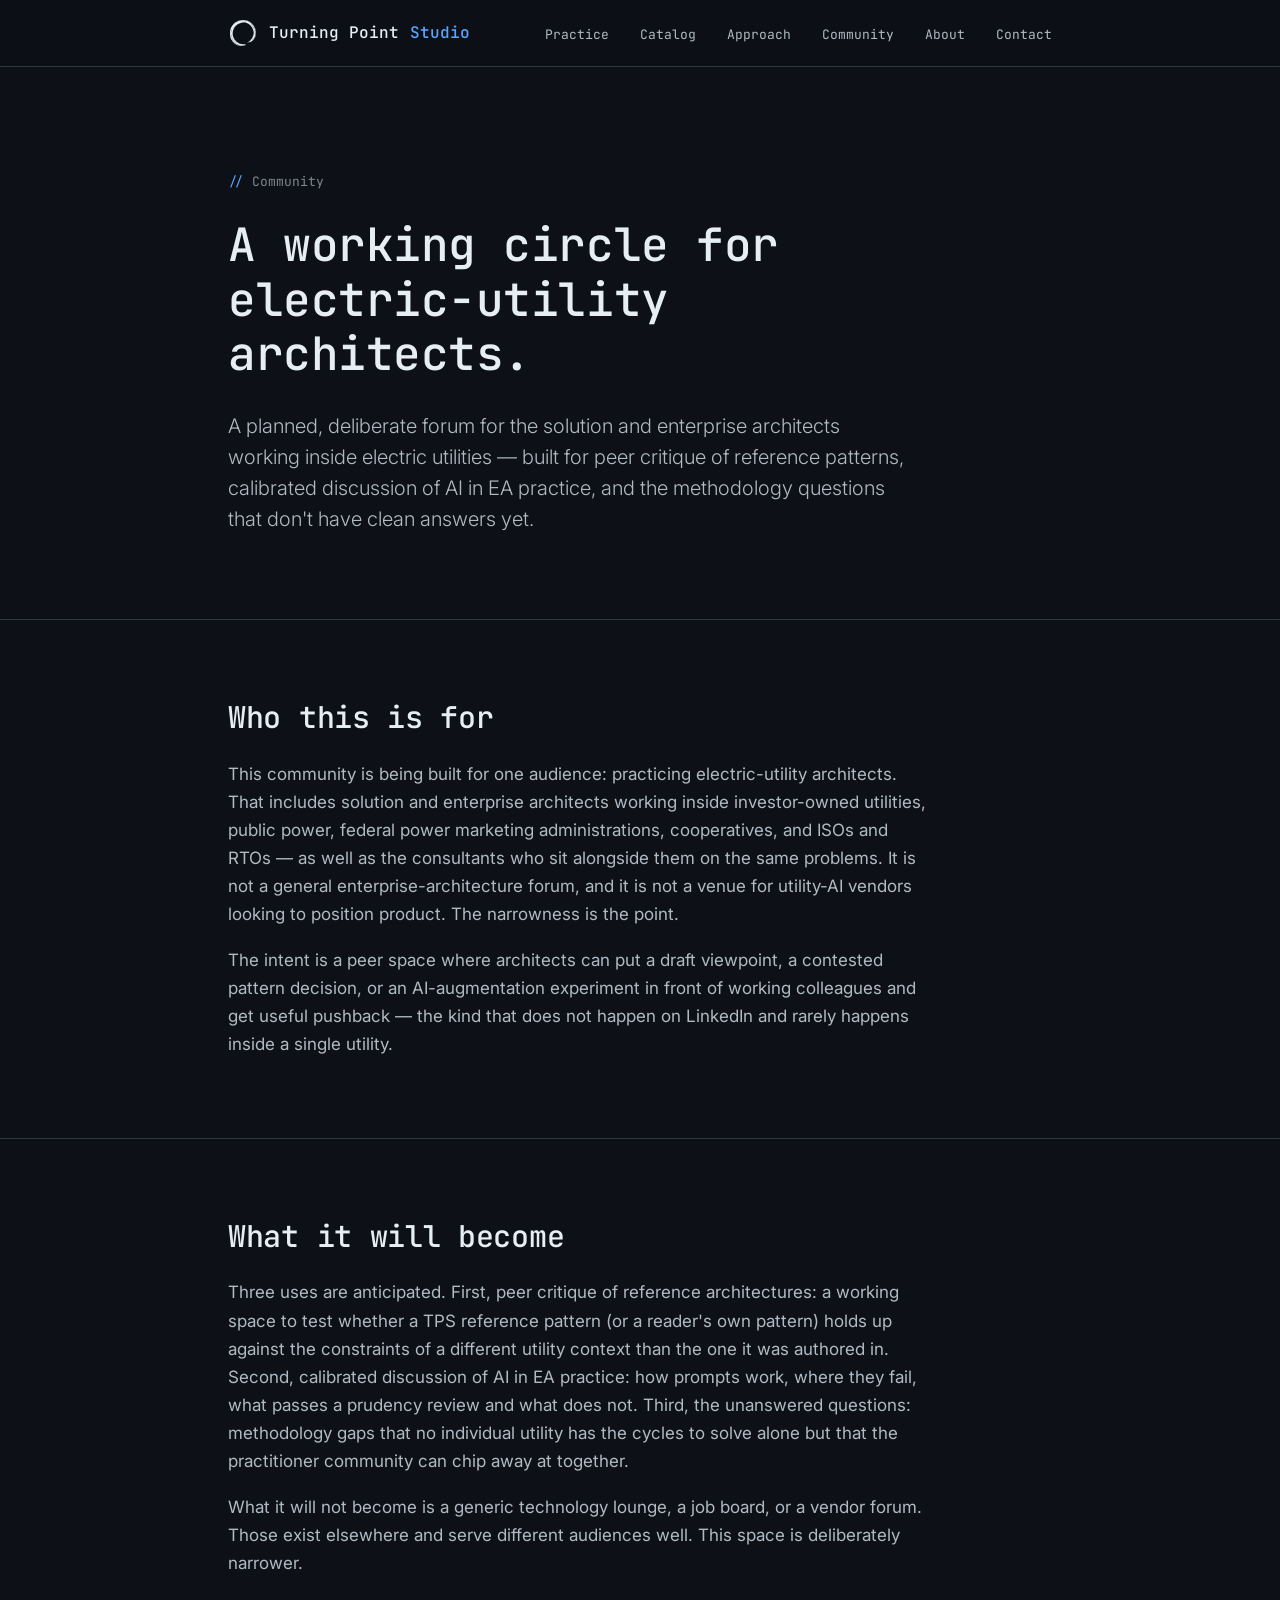
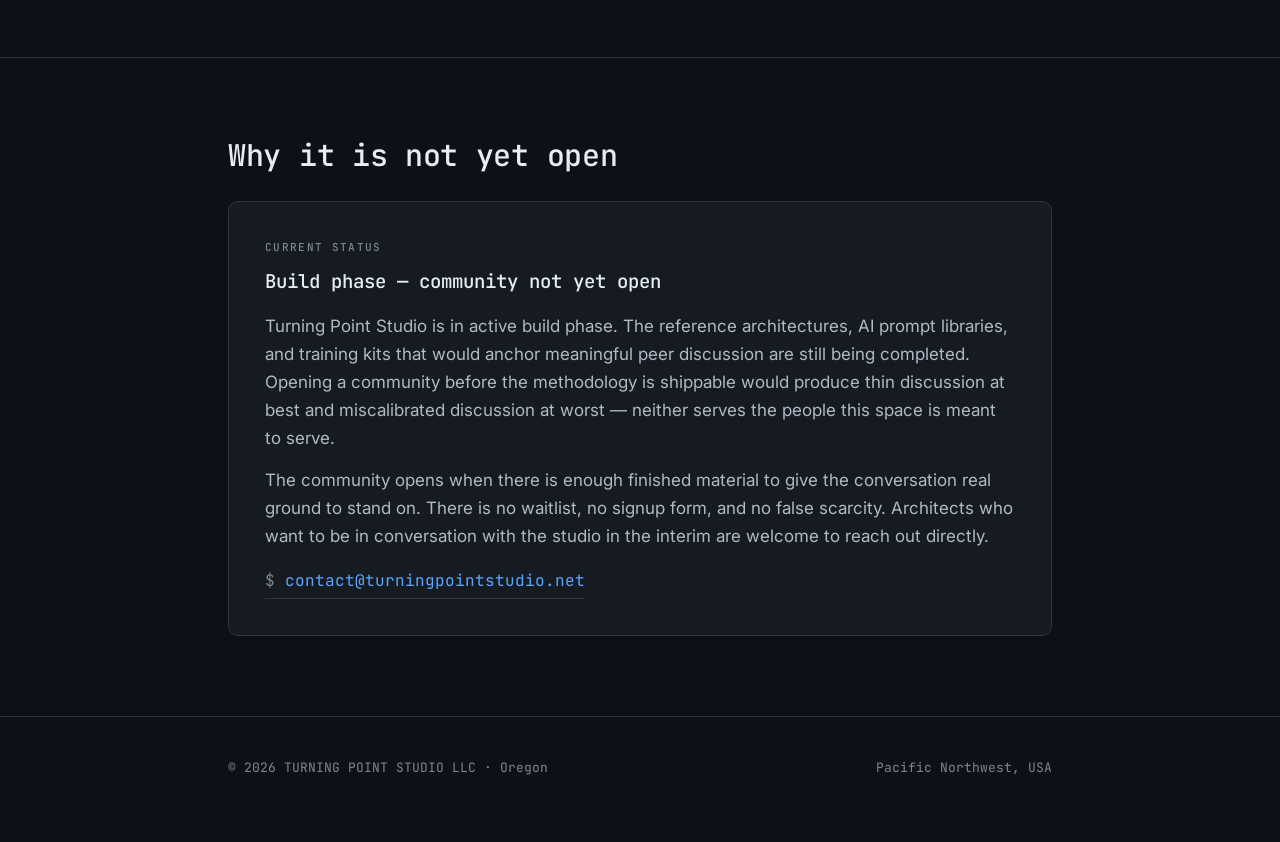
<file: community.html>
<!DOCTYPE html>
<html lang="en">
<head>
<meta charset="UTF-8">
<meta name="viewport" content="width=device-width, initial-scale=1.0">
<title>Community — Turning Point Studio</title>
<meta name="description" content="A working circle for electric-utility solution and enterprise architects. Planned peer space for critique of reference architectures, AI-augmented EA practice, and shared methodology questions.">
<link rel="icon" type="image/png" sizes="32x32" href="brand/favicon-32.png">
<link rel="alternate icon" href="brand/favicon.ico">
<link rel="apple-touch-icon" href="brand/apple-touch-icon.png">
<meta property="og:title" content="Community — Turning Point Studio">
<meta property="og:description" content="A planned peer space for electric-utility solution and enterprise architects.">
<meta property="og:image" content="https://turningpointstudio.net/brand/og-image.png">
<meta property="og:url" content="https://turningpointstudio.net/community.html">
<meta property="og:type" content="website">
<meta name="twitter:card" content="summary_large_image">
<link rel="preconnect" href="https://fonts.googleapis.com">
<link rel="preconnect" href="https://fonts.gstatic.com" crossorigin>
<link href="https://fonts.googleapis.com/css2?family=Inter:wght@300;400;500;600&family=JetBrains+Mono:wght@400;500;700&display=swap" rel="stylesheet">
<link rel="stylesheet" href="site.css">
</head>
<body>

<header>
  <div class="container header-row">
    <a href="index.html" class="brand">
      <img class="brand-mark" src="brand/enso-mark.png" alt="Turning Point Studio mark">
      Turning Point <span>Studio</span>
    </a>
    <nav>
      <a href="index.html#practice">Practice</a>
      <a href="catalog.html">Catalog</a>
      <a href="index.html#approach">Approach</a>
      <a href="community.html">Community</a>
      <a href="index.html#about">About</a>
      <a href="index.html#contact">Contact</a>
    </nav>
  </div>
</header>

<div class="hero">
  <div class="container">
    <div class="eyebrow">Community</div>
    <h1>A working circle for electric-utility architects.</h1>
    <p class="lede">A planned, deliberate forum for the solution and enterprise architects working inside electric utilities — built for peer critique of reference patterns, calibrated discussion of AI in EA practice, and the methodology questions that don't have clean answers yet.</p>
  </div>
</div>

<section>
  <div class="container">
    <h2>Who this is for</h2>
    <p>This community is being built for one audience: practicing electric-utility architects. That includes solution and enterprise architects working inside investor-owned utilities, public power, federal power marketing administrations, cooperatives, and ISOs and RTOs — as well as the consultants who sit alongside them on the same problems. It is not a general enterprise-architecture forum, and it is not a venue for utility-AI vendors looking to position product. The narrowness is the point.</p>
    <p>The intent is a peer space where architects can put a draft viewpoint, a contested pattern decision, or an AI-augmentation experiment in front of working colleagues and get useful pushback — the kind that does not happen on LinkedIn and rarely happens inside a single utility.</p>
  </div>
</section>

<section>
  <div class="container">
    <h2>What it will become</h2>
    <p>Three uses are anticipated. First, peer critique of reference architectures: a working space to test whether a TPS reference pattern (or a reader's own pattern) holds up against the constraints of a different utility context than the one it was authored in. Second, calibrated discussion of AI in EA practice: how prompts work, where they fail, what passes a prudency review and what does not. Third, the unanswered questions: methodology gaps that no individual utility has the cycles to solve alone but that the practitioner community can chip away at together.</p>
    <p>What it will not become is a generic technology lounge, a job board, or a vendor forum. Those exist elsewhere and serve different audiences well. This space is deliberately narrower.</p>
  </div>
</section>

<section>
  <div class="container">
    <h2>Why it is not yet open</h2>
    <div class="card">
      <div class="label">Current status</div>
      <div class="card-title">Build phase — community not yet open</div>
      <p>Turning Point Studio is in active build phase. The reference architectures, AI prompt libraries, and training kits that would anchor meaningful peer discussion are still being completed. Opening a community before the methodology is shippable would produce thin discussion at best and miscalibrated discussion at worst — neither serves the people this space is meant to serve.</p>
      <p>The community opens when there is enough finished material to give the conversation real ground to stand on. There is no waitlist, no signup form, and no false scarcity. Architects who want to be in conversation with the studio in the interim are welcome to reach out directly.</p>
      <a class="contact-link" href="mailto:contact@turningpointstudio.net?subject=Turning%20Point%20Studio%20community%20inquiry">contact@turningpointstudio.net</a>
    </div>
  </div>
</section>

<footer>
  <div class="container footer-row">
    <div>© 2026 TURNING POINT STUDIO LLC · Oregon</div>
    <div>Pacific Northwest, USA</div>
  </div>
</footer>

</body>
</html>
</file>
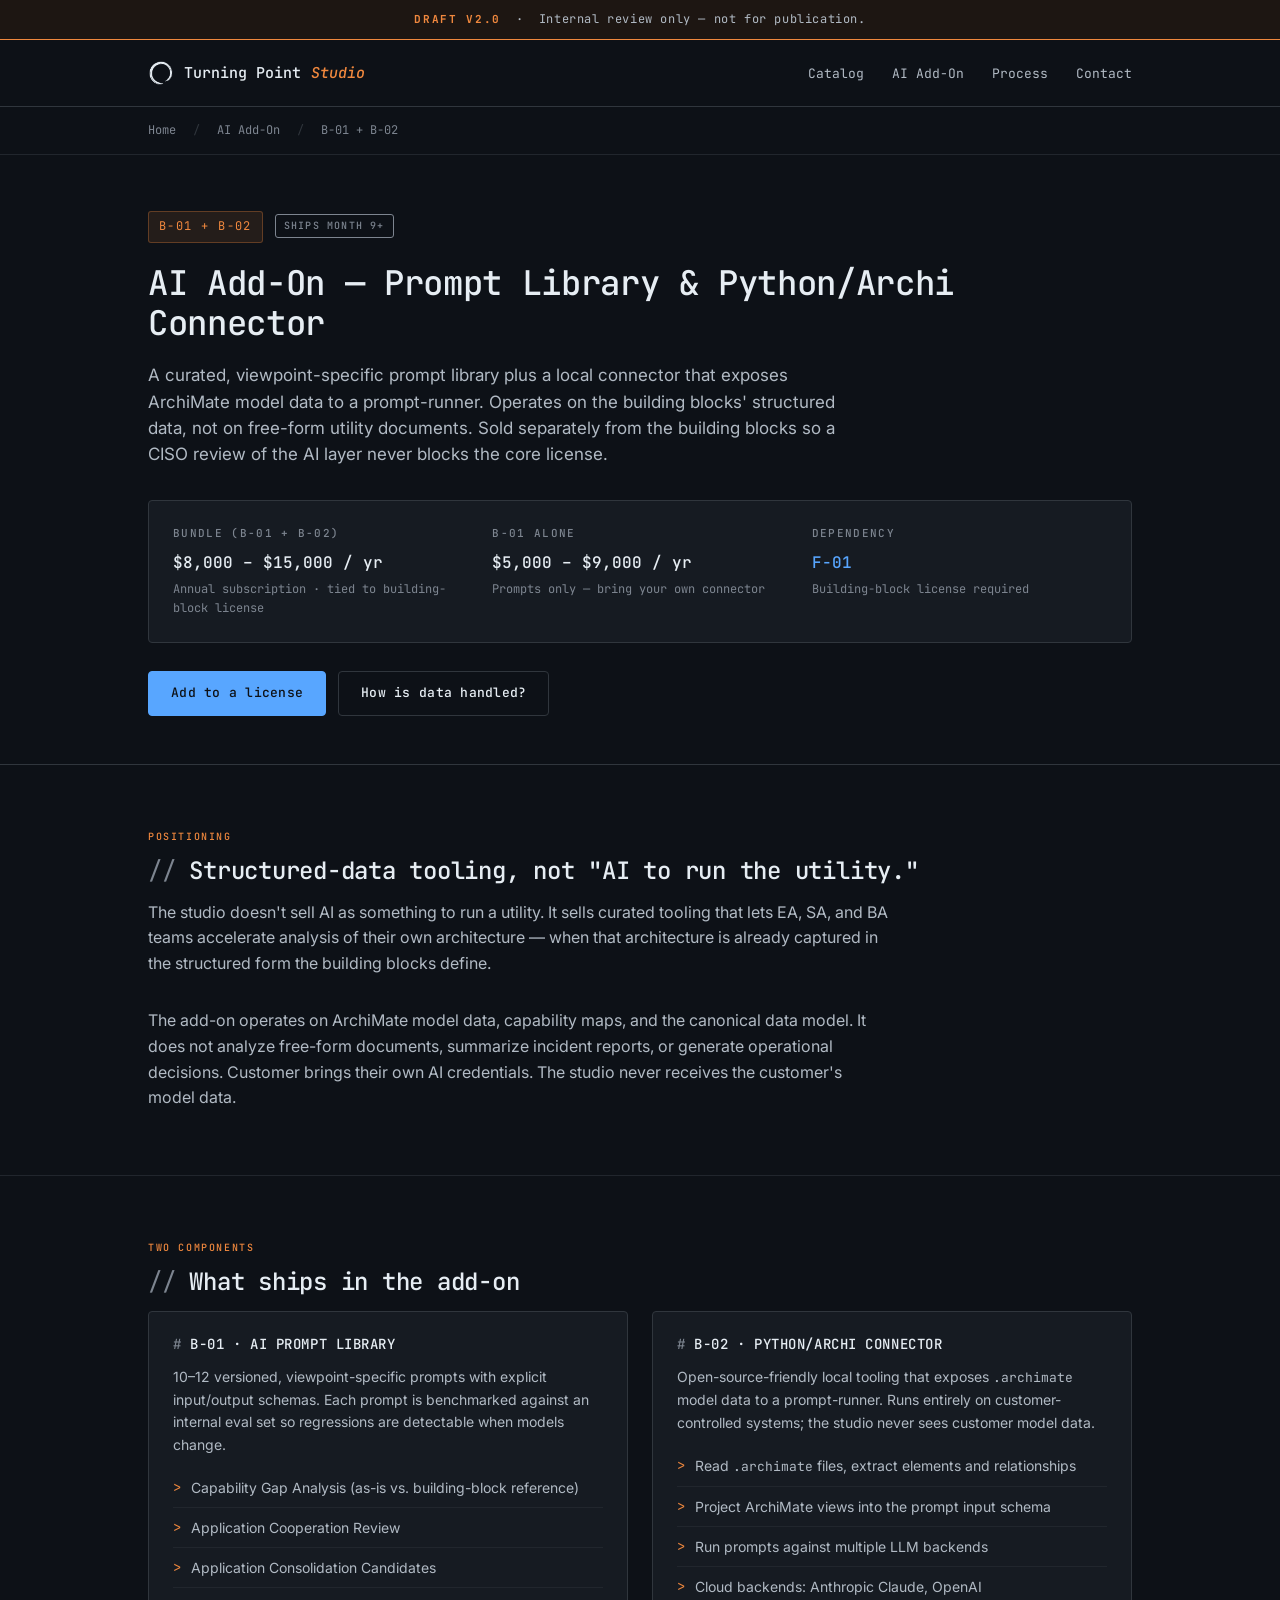
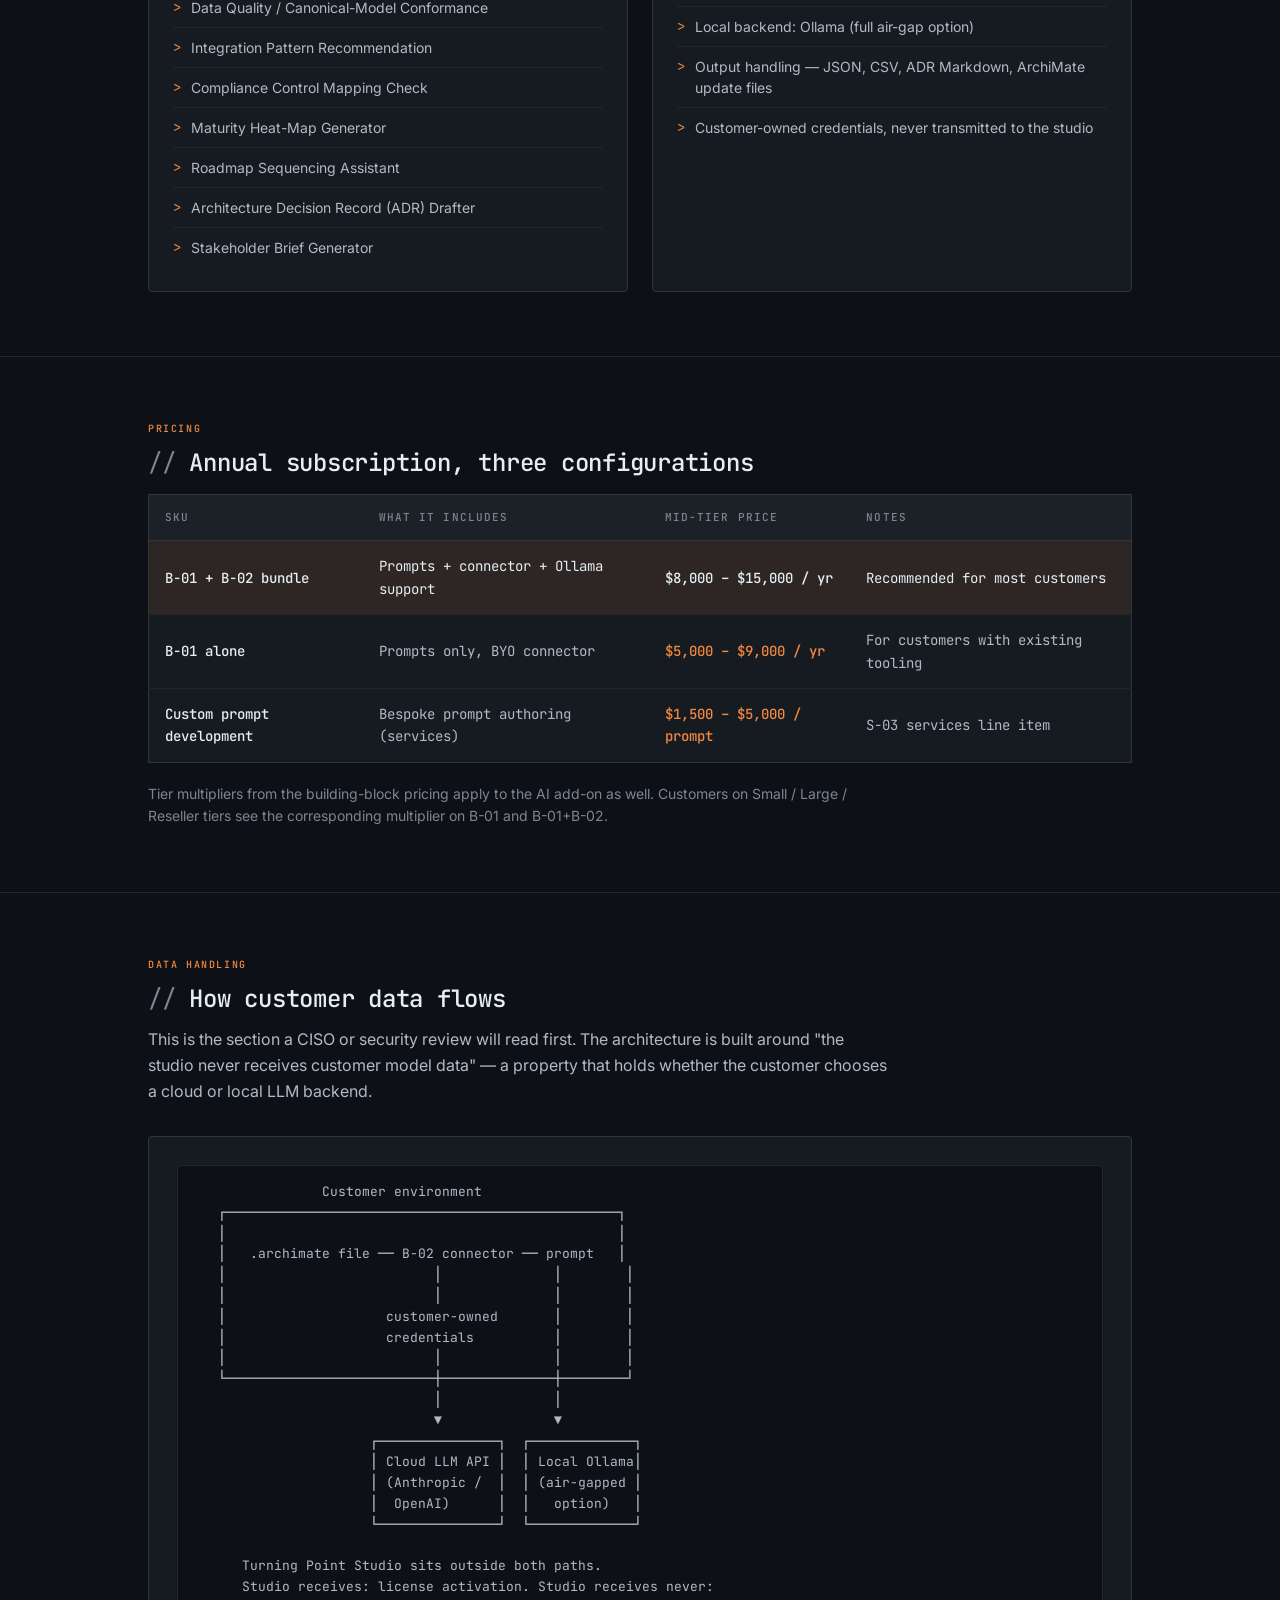
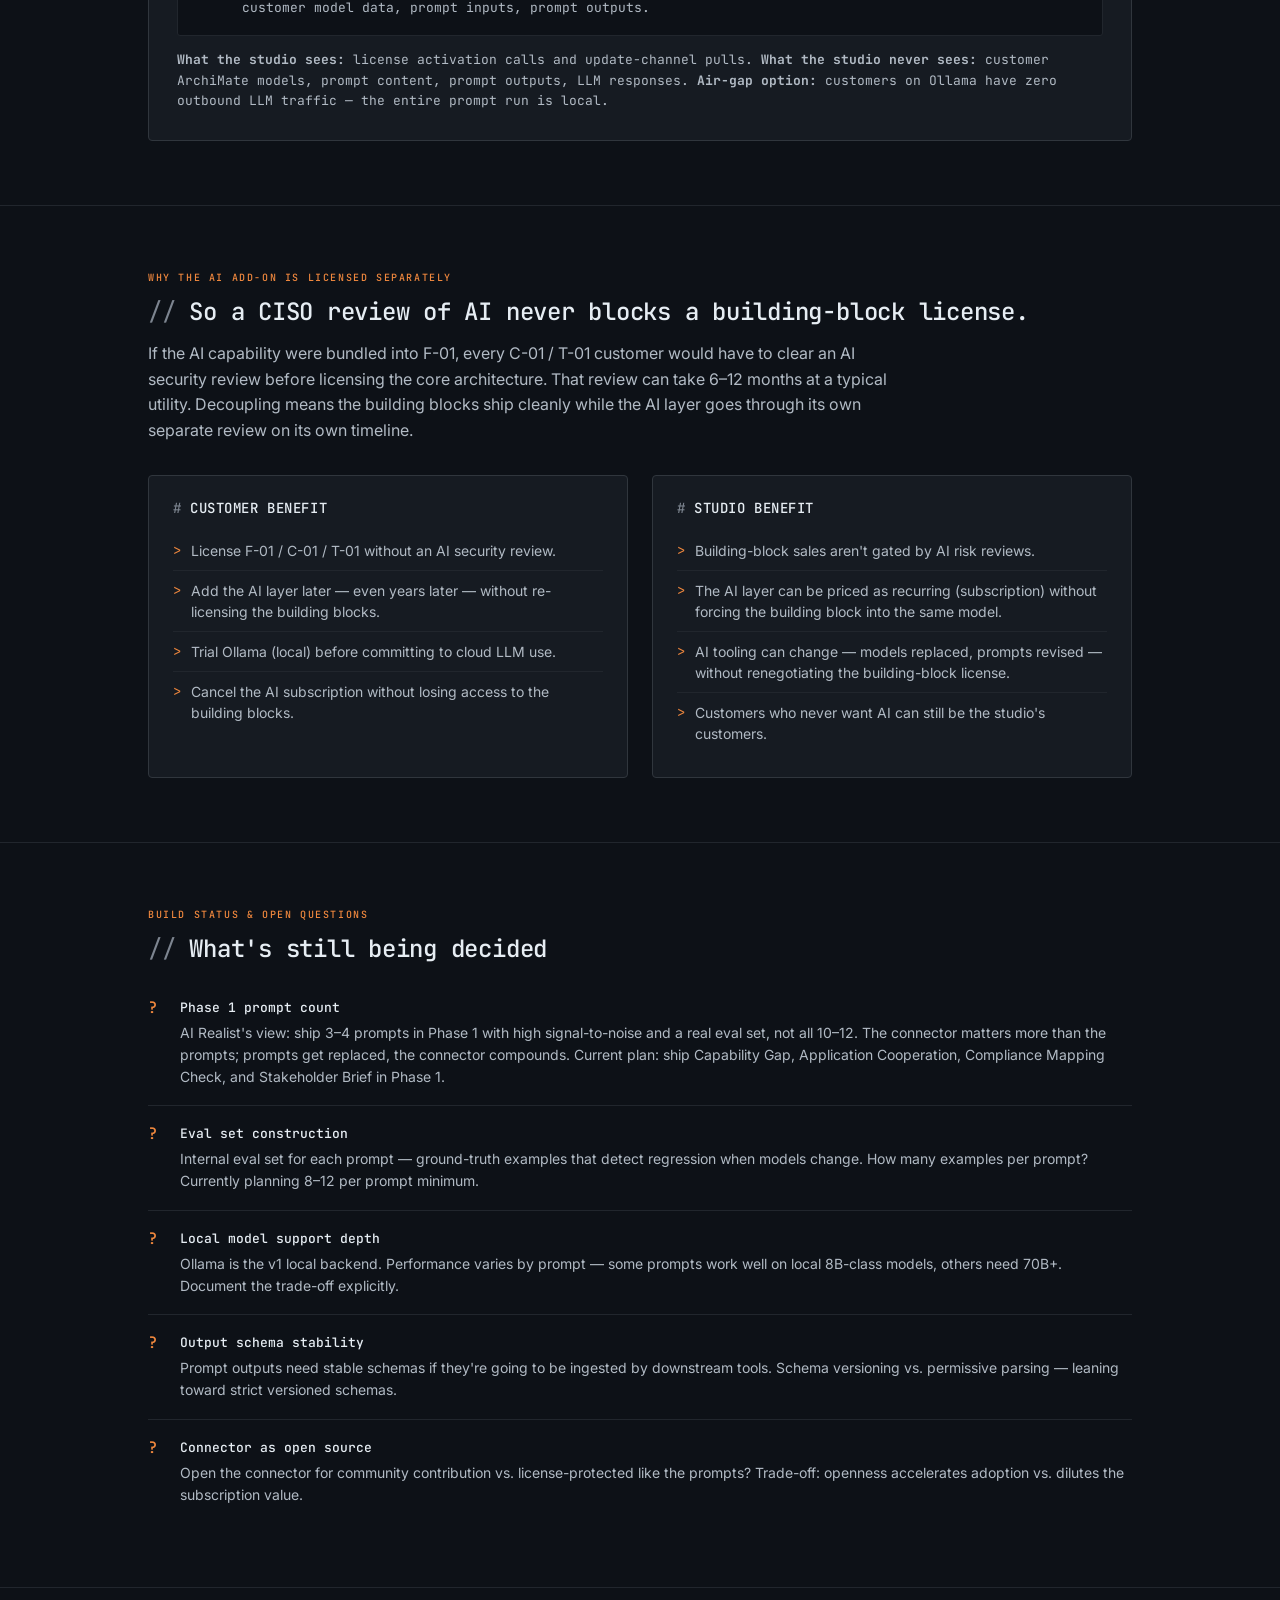
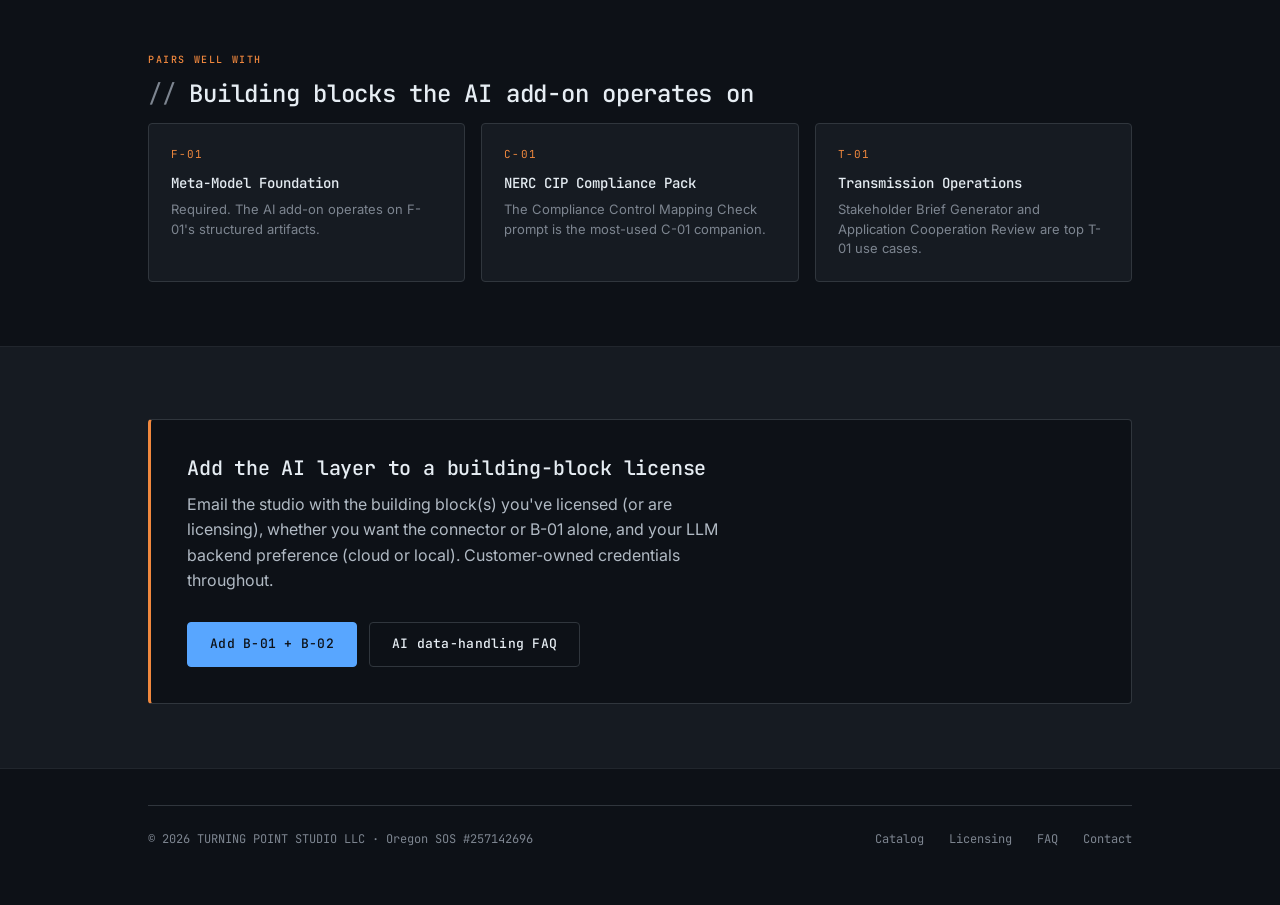
<file: sku/ai-add-on.html>
<!DOCTYPE html>
<html lang="en">
<head>
<meta charset="UTF-8">
<meta name="viewport" content="width=device-width, initial-scale=1.0">
<title>AI Add-On (B-01 + B-02) — Turning Point Studio</title>
<meta name="description" content="The Turning Point Studio AI add-on — a curated prompt library and Python/Archi connector that operate on the building blocks' structured data. Opt-in, customer-owned credentials, local or cloud LLM backends.">
<meta name="robots" content="noindex,nofollow">
<link rel="preconnect" href="https://fonts.googleapis.com">
<link rel="preconnect" href="https://fonts.gstatic.com" crossorigin>
<link href="https://fonts.googleapis.com/css2?family=Inter:wght@400;500;600;700&family=JetBrains+Mono:wght@400;500;600&display=swap" rel="stylesheet">
<link rel="icon" type="image/png" sizes="32x32" href="../brand/favicon-32.png">
<link rel="alternate icon" href="../brand/favicon.ico">
<link rel="apple-touch-icon" href="../brand/apple-touch-icon.png">
<meta property="og:image" content="https://turningpointstudio.net/brand/og-image.png">
<meta name="twitter:card" content="summary_large_image">
<link rel="stylesheet" href="styles.css">
</head>
<body>

<div class="draft-banner">
  <strong>Draft v2.0</strong> &nbsp;·&nbsp; Internal review only — not for publication.
</div>

<header class="site-header">
  <div class="container header-row">
    <a href="../index-v2-draft.html" class="brand">
      <img class="brand-mark" src="../brand/enso-mark.png" alt="Turning Point Studio mark">
      Turning Point <span>Studio</span>
    </a>
    <nav>
      <a href="../index-v2-draft.html#catalog">Catalog</a>
      <a href="../index-v2-draft.html#ai">AI Add-On</a>
      <a href="../index-v2-draft.html#process">Process</a>
      <a href="../index-v2-draft.html#contact">Contact</a>
    </nav>
  </div>
</header>

<div class="breadcrumb">
  <div class="container">
    <a href="../index-v2-draft.html">Home</a>
    <span class="sep">/</span>
    <a href="../index-v2-draft.html#ai">AI Add-On</a>
    <span class="sep">/</span>
    <span>B-01 + B-02</span>
  </div>
</div>

<div class="sku-hero">
  <div class="container">
    <span class="sku-id-badge">B-01 + B-02</span>
    <span class="status-pill planned">Ships month 9+</span>
    <h1>AI Add-On — Prompt Library &amp; Python/Archi Connector</h1>
    <p class="tagline">A curated, viewpoint-specific prompt library plus a local connector that exposes ArchiMate model data to a prompt-runner. Operates on the building blocks' structured data, not on free-form utility documents. Sold separately from the building blocks so a CISO review of the AI layer never blocks the core license.</p>

    <div class="sku-hero-meta">
      <div class="meta-block">
        <div class="meta-label">Bundle (B-01 + B-02)</div>
        <div class="meta-value">$8,000 – $15,000 / yr</div>
        <div class="meta-sub">Annual subscription · tied to building-block license</div>
      </div>
      <div class="meta-block">
        <div class="meta-label">B-01 alone</div>
        <div class="meta-value">$5,000 – $9,000 / yr</div>
        <div class="meta-sub">Prompts only — bring your own connector</div>
      </div>
      <div class="meta-block">
        <div class="meta-label">Dependency</div>
        <div class="meta-value"><a href="f-01.html">F-01</a></div>
        <div class="meta-sub">Building-block license required</div>
      </div>
    </div>

    <div class="hero-ctas">
      <a href="../index-v2-draft.html#contact" class="btn btn-primary">Add to a license</a>
      <a href="#data-handling" class="btn btn-secondary">How is data handled?</a>
    </div>
  </div>
</div>

<!-- POSITIONING -->
<section>
  <div class="container">
    <div class="section-eyebrow">Positioning</div>
    <h2>Structured-data tooling, not "AI to run the utility."</h2>
    <p class="section-lede">The studio doesn't sell AI as something to run a utility. It sells curated tooling that lets EA, SA, and BA teams accelerate analysis of their own architecture — when that architecture is already captured in the structured form the building blocks define.</p>
    <p>The add-on operates on ArchiMate model data, capability maps, and the canonical data model. It does not analyze free-form documents, summarize incident reports, or generate operational decisions. Customer brings their own AI credentials. The studio never receives the customer's model data.</p>
  </div>
</section>

<!-- TWO COMPONENTS -->
<section>
  <div class="container">
    <div class="section-eyebrow">Two components</div>
    <h2>What ships in the add-on</h2>

    <div class="dual-block">
      <div class="dual-col">
        <h3>B-01 · AI Prompt Library</h3>
        <p>10–12 versioned, viewpoint-specific prompts with explicit input/output schemas. Each prompt is benchmarked against an internal eval set so regressions are detectable when models change.</p>
        <ul>
          <li>Capability Gap Analysis (as-is vs. building-block reference)</li>
          <li>Application Cooperation Review</li>
          <li>Application Consolidation Candidates</li>
          <li>Data Quality / Canonical-Model Conformance</li>
          <li>Integration Pattern Recommendation</li>
          <li>Compliance Control Mapping Check</li>
          <li>Maturity Heat-Map Generator</li>
          <li>Roadmap Sequencing Assistant</li>
          <li>Architecture Decision Record (ADR) Drafter</li>
          <li>Stakeholder Brief Generator</li>
        </ul>
      </div>
      <div class="dual-col">
        <h3>B-02 · Python/Archi Connector</h3>
        <p>Open-source-friendly local tooling that exposes <code>.archimate</code> model data to a prompt-runner. Runs entirely on customer-controlled systems; the studio never sees customer model data.</p>
        <ul>
          <li>Read <code>.archimate</code> files, extract elements and relationships</li>
          <li>Project ArchiMate views into the prompt input schema</li>
          <li>Run prompts against multiple LLM backends</li>
          <li>Cloud backends: Anthropic Claude, OpenAI</li>
          <li>Local backend: Ollama (full air-gap option)</li>
          <li>Output handling — JSON, CSV, ADR Markdown, ArchiMate update files</li>
          <li>Customer-owned credentials, never transmitted to the studio</li>
        </ul>
      </div>
    </div>
  </div>
</section>

<!-- PRICING -->
<section>
  <div class="container">
    <div class="section-eyebrow">Pricing</div>
    <h2>Annual subscription, three configurations</h2>

    <table class="tier-table-full">
      <thead>
        <tr><th>SKU</th><th>What it includes</th><th>Mid-tier price</th><th>Notes</th></tr>
      </thead>
      <tbody>
        <tr class="listed">
          <td class="tier-name">B-01 + B-02 bundle</td>
          <td>Prompts + connector + Ollama support</td>
          <td class="price">$8,000 – $15,000 / yr</td>
          <td>Recommended for most customers</td>
        </tr>
        <tr>
          <td class="tier-name">B-01 alone</td>
          <td>Prompts only, BYO connector</td>
          <td class="price">$5,000 – $9,000 / yr</td>
          <td>For customers with existing tooling</td>
        </tr>
        <tr>
          <td class="tier-name">Custom prompt development</td>
          <td>Bespoke prompt authoring (services)</td>
          <td class="price">$1,500 – $5,000 / prompt</td>
          <td>S-03 services line item</td>
        </tr>
      </tbody>
    </table>
    <p style="font-size: 14px; color: var(--muted); margin-top: 20px;">Tier multipliers from the building-block pricing apply to the AI add-on as well. Customers on Small / Large / Reseller tiers see the corresponding multiplier on B-01 and B-01+B-02.</p>
  </div>
</section>

<!-- DATA HANDLING -->
<section id="data-handling">
  <div class="container">
    <div class="section-eyebrow">Data handling</div>
    <h2>How customer data flows</h2>
    <p class="section-lede">This is the section a CISO or security review will read first. The architecture is built around "the studio never receives customer model data" — a property that holds whether the customer chooses a cloud or local LLM backend.</p>

    <div class="deps-block">
      <div class="deps-diagram">                Customer environment
   ┌─────────────────────────────────────────────────┐
   │                                                 │
   │   .archimate file ── B-02 connector ── prompt   │
   │                          │              │        │
   │                          │              │        │
   │                    customer-owned       │        │
   │                    credentials          │        │
   │                          │              │        │
   └──────────────────────────┼──────────────┼────────┘
                              │              │
                              ▼              ▼
                      ┌───────────────┐  ┌─────────────┐
                      │ Cloud LLM API │  │ Local Ollama│
                      │ (Anthropic /  │  │ (air-gapped │
                      │  OpenAI)      │  │   option)   │
                      └───────────────┘  └─────────────┘

      Turning Point Studio sits outside both paths.
      Studio receives: license activation. Studio receives never:
      customer model data, prompt inputs, prompt outputs.</div>
      <div class="deps-note"><strong>What the studio sees:</strong> license activation calls and update-channel pulls. <strong>What the studio never sees:</strong> customer ArchiMate models, prompt content, prompt outputs, LLM responses. <strong>Air-gap option:</strong> customers on Ollama have zero outbound LLM traffic — the entire prompt run is local.</div>
    </div>
  </div>
</section>

<!-- WHY SEPARATE -->
<section>
  <div class="container">
    <div class="section-eyebrow">Why the AI add-on is licensed separately</div>
    <h2>So a CISO review of AI never blocks a building-block license.</h2>
    <p class="section-lede">If the AI capability were bundled into F-01, every C-01 / T-01 customer would have to clear an AI security review before licensing the core architecture. That review can take 6–12 months at a typical utility. Decoupling means the building blocks ship cleanly while the AI layer goes through its own separate review on its own timeline.</p>

    <div class="dual-block">
      <div class="dual-col">
        <h3>Customer benefit</h3>
        <ul>
          <li>License F-01 / C-01 / T-01 without an AI security review.</li>
          <li>Add the AI layer later — even years later — without re-licensing the building blocks.</li>
          <li>Trial Ollama (local) before committing to cloud LLM use.</li>
          <li>Cancel the AI subscription without losing access to the building blocks.</li>
        </ul>
      </div>
      <div class="dual-col">
        <h3>Studio benefit</h3>
        <ul>
          <li>Building-block sales aren't gated by AI risk reviews.</li>
          <li>The AI layer can be priced as recurring (subscription) without forcing the building block into the same model.</li>
          <li>AI tooling can change — models replaced, prompts revised — without renegotiating the building-block license.</li>
          <li>Customers who never want AI can still be the studio's customers.</li>
        </ul>
      </div>
    </div>
  </div>
</section>

<!-- OPEN QUESTIONS -->
<section>
  <div class="container">
    <div class="section-eyebrow">Build status &amp; open questions</div>
    <h2>What's still being decided</h2>

    <ul class="questions-list">
      <li>
        <strong>Phase 1 prompt count</strong>
        AI Realist's view: ship 3–4 prompts in Phase 1 with high signal-to-noise and a real eval set, not all 10–12. The connector matters more than the prompts; prompts get replaced, the connector compounds. Current plan: ship Capability Gap, Application Cooperation, Compliance Mapping Check, and Stakeholder Brief in Phase 1.
      </li>
      <li>
        <strong>Eval set construction</strong>
        Internal eval set for each prompt — ground-truth examples that detect regression when models change. How many examples per prompt? Currently planning 8–12 per prompt minimum.
      </li>
      <li>
        <strong>Local model support depth</strong>
        Ollama is the v1 local backend. Performance varies by prompt — some prompts work well on local 8B-class models, others need 70B+. Document the trade-off explicitly.
      </li>
      <li>
        <strong>Output schema stability</strong>
        Prompt outputs need stable schemas if they're going to be ingested by downstream tools. Schema versioning vs. permissive parsing — leaning toward strict versioned schemas.
      </li>
      <li>
        <strong>Connector as open source</strong>
        Open the connector for community contribution vs. license-protected like the prompts? Trade-off: openness accelerates adoption vs. dilutes the subscription value.
      </li>
    </ul>
  </div>
</section>

<!-- RELATED -->
<section>
  <div class="container">
    <div class="section-eyebrow">Pairs well with</div>
    <h2>Building blocks the AI add-on operates on</h2>
    <div class="related-grid">
      <a class="related-card" href="f-01.html">
        <div class="rc-id">F-01</div>
        <div class="rc-name">Meta-Model Foundation</div>
        <div class="rc-desc">Required. The AI add-on operates on F-01's structured artifacts.</div>
      </a>
      <a class="related-card" href="c-01.html">
        <div class="rc-id">C-01</div>
        <div class="rc-name">NERC CIP Compliance Pack</div>
        <div class="rc-desc">The Compliance Control Mapping Check prompt is the most-used C-01 companion.</div>
      </a>
      <a class="related-card" href="t-01.html">
        <div class="rc-id">T-01</div>
        <div class="rc-name">Transmission Operations</div>
        <div class="rc-desc">Stakeholder Brief Generator and Application Cooperation Review are top T-01 use cases.</div>
      </a>
    </div>
  </div>
</section>

<!-- CTA -->
<section class="cta-section">
  <div class="container">
    <div class="cta-card">
      <h3>Add the AI layer to a building-block license</h3>
      <p>Email the studio with the building block(s) you've licensed (or are licensing), whether you want the connector or B-01 alone, and your LLM backend preference (cloud or local). Customer-owned credentials throughout.</p>
      <div class="hero-ctas">
        <a href="../index-v2-draft.html#contact" class="btn btn-primary">Add B-01 + B-02</a>
        <a href="../index-v2-draft.html#faq" class="btn btn-secondary">AI data-handling FAQ</a>
      </div>
    </div>
  </div>
</section>

<footer class="site-footer">
  <div class="container">
    <div class="footer-row">
      <div>&copy; 2026 TURNING POINT STUDIO LLC &middot; Oregon SOS #257142696</div>
      <div class="footer-links">
        <a href="../index-v2-draft.html#catalog">Catalog</a>
        <a href="../index-v2-draft.html#process">Licensing</a>
        <a href="../index-v2-draft.html#faq">FAQ</a>
        <a href="../index-v2-draft.html#contact">Contact</a>
      </div>
    </div>
  </div>
</footer>

</body>
</html>
</file>
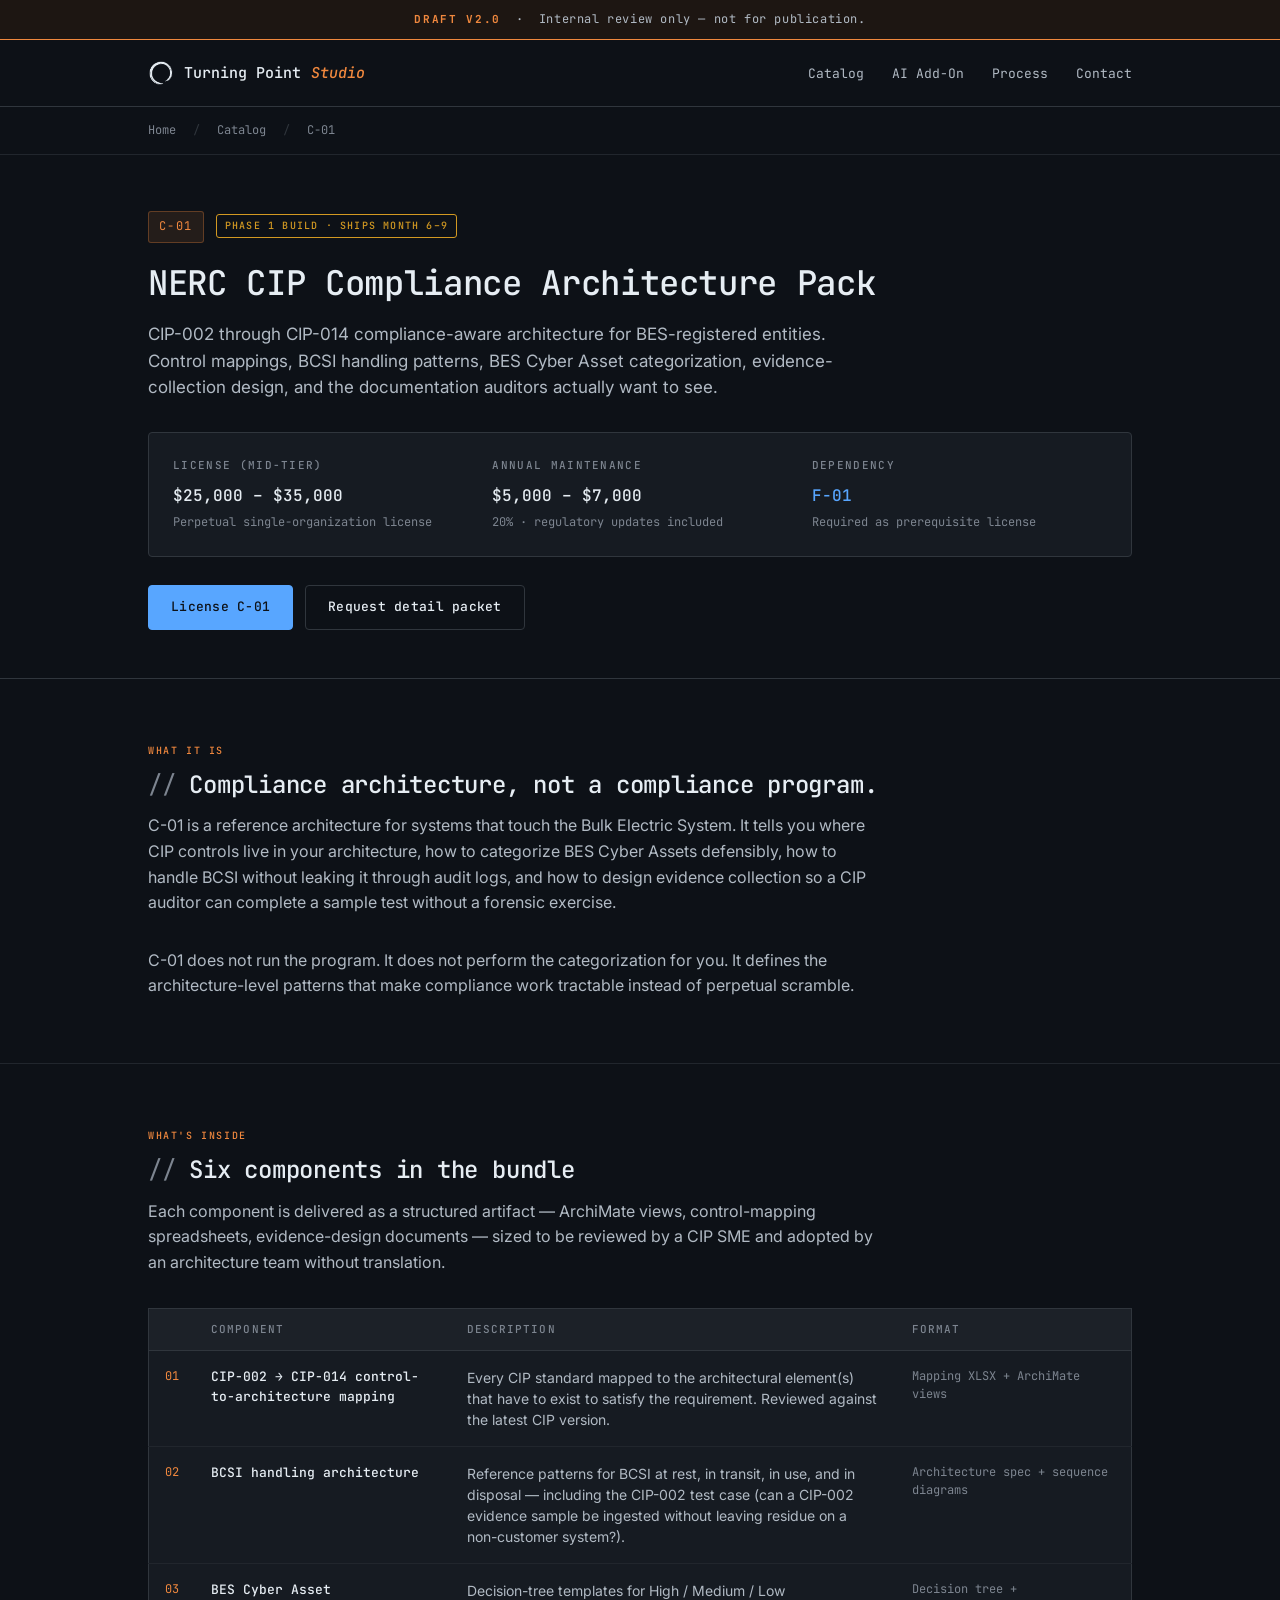
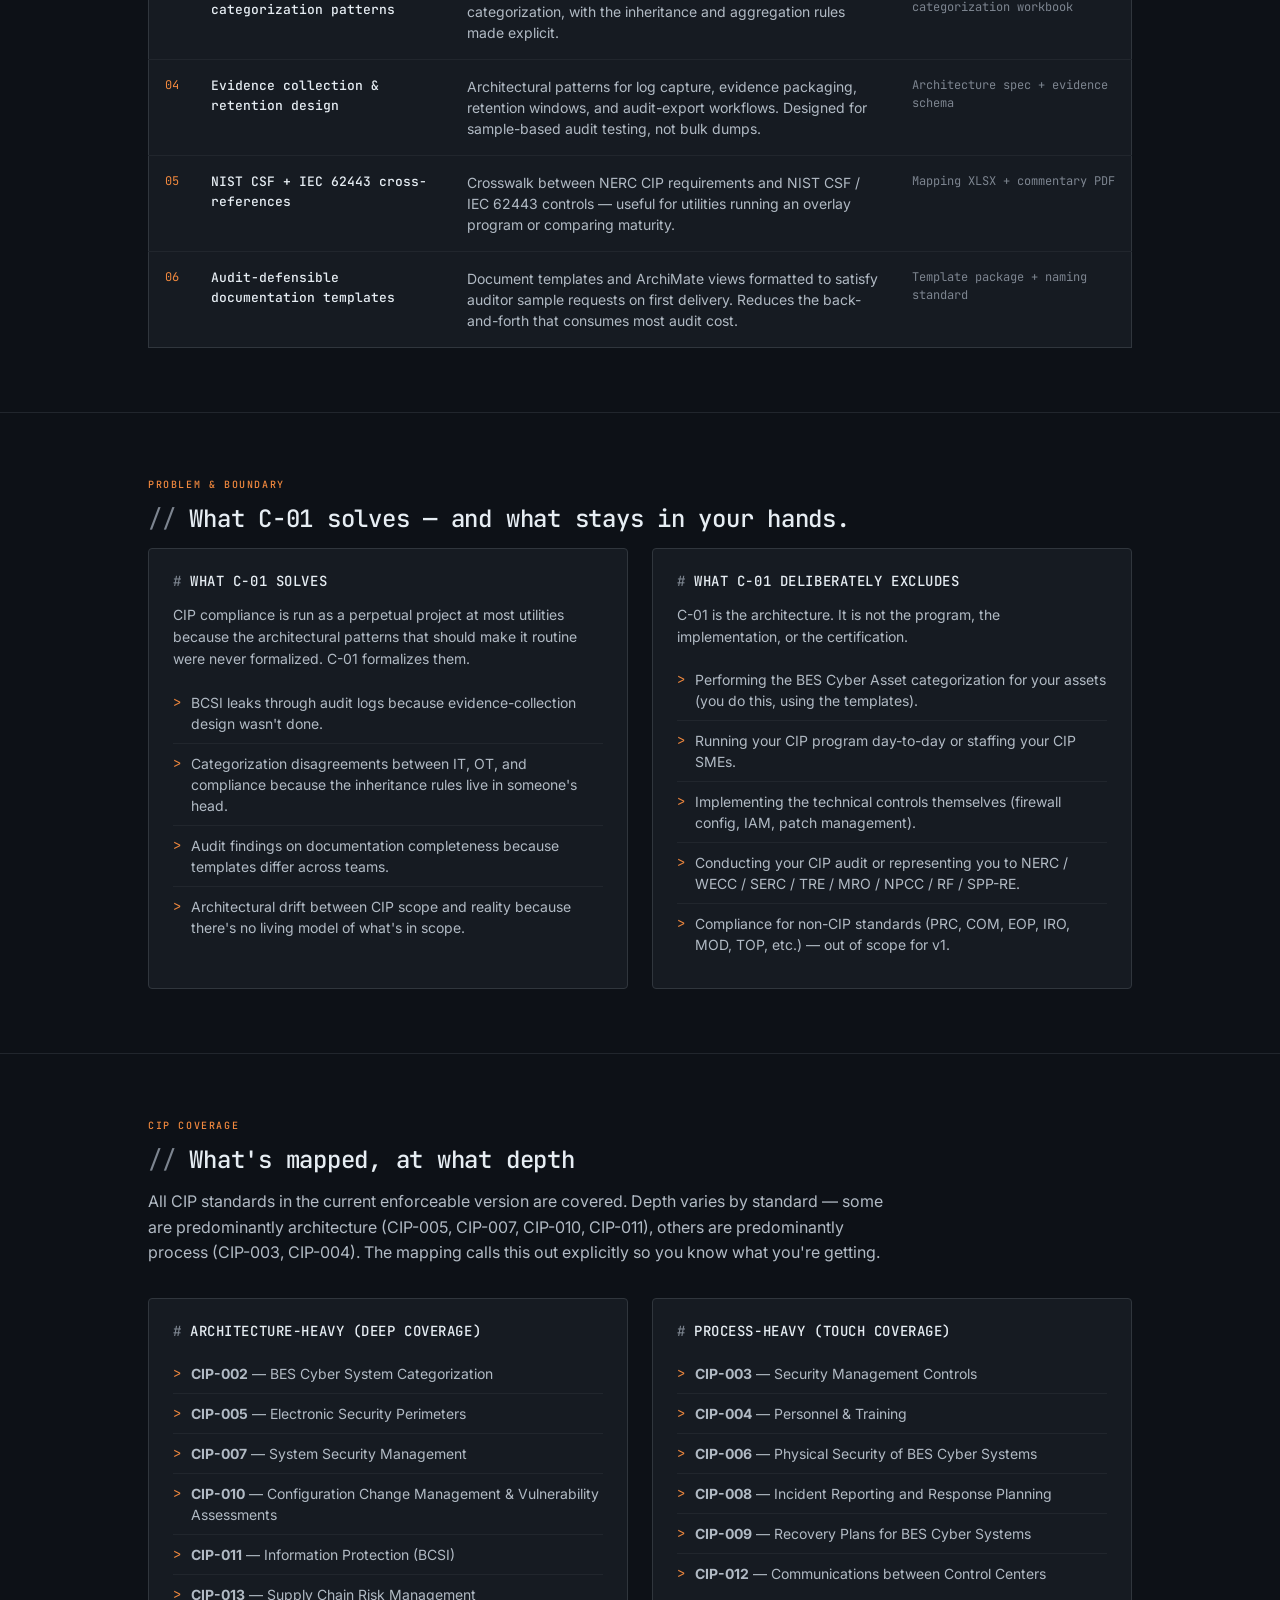
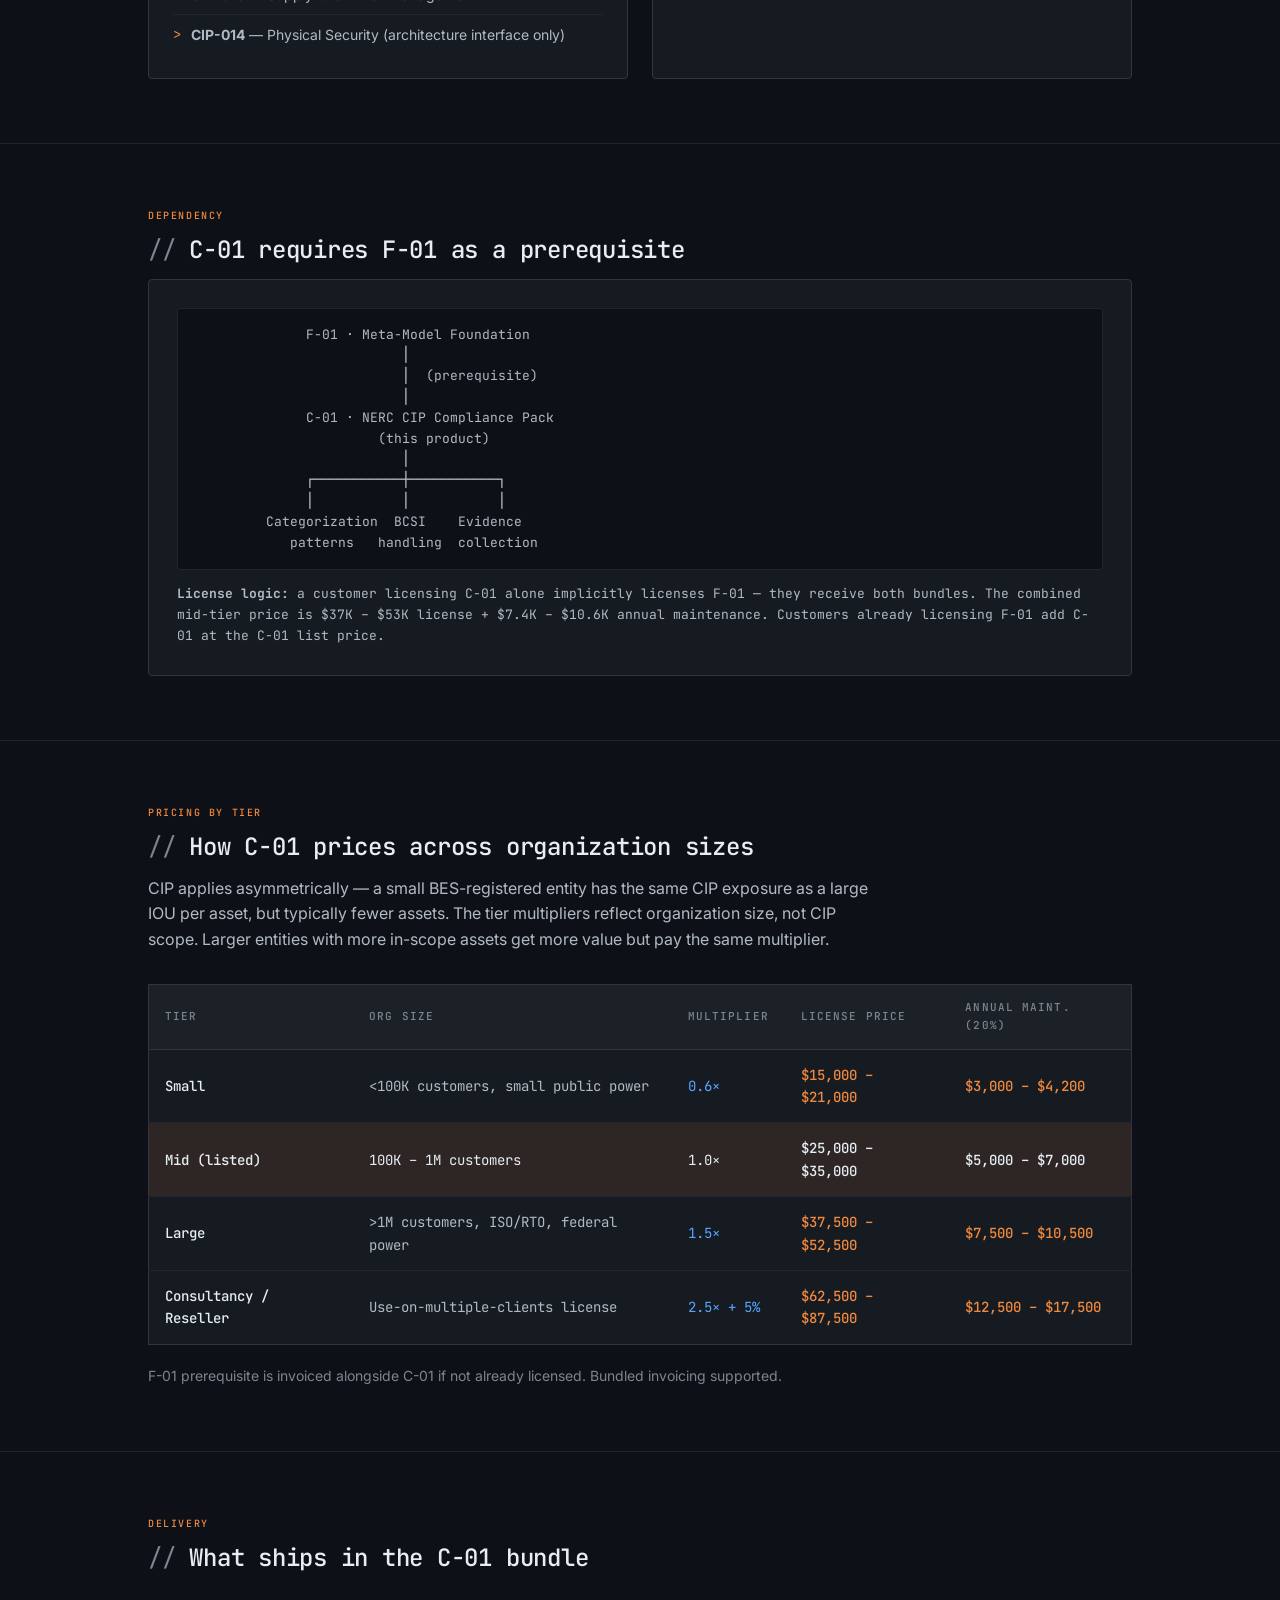
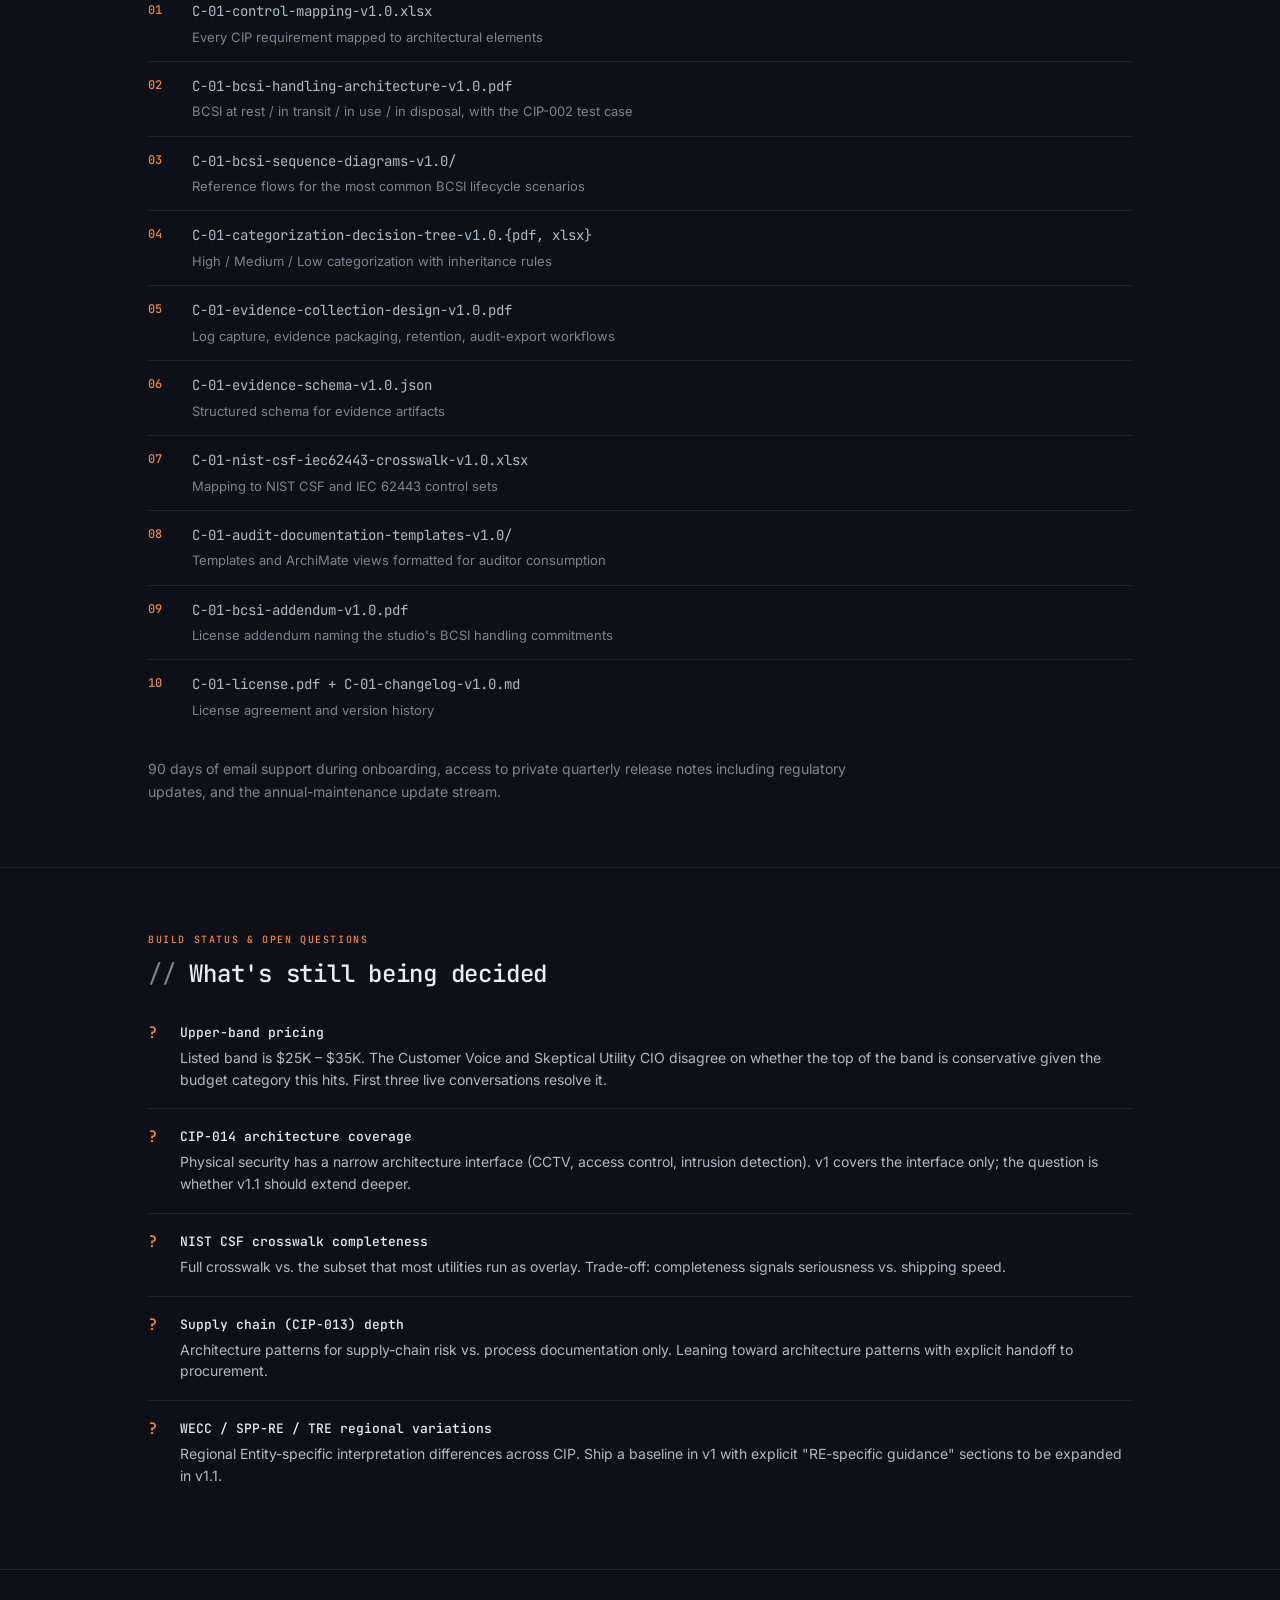
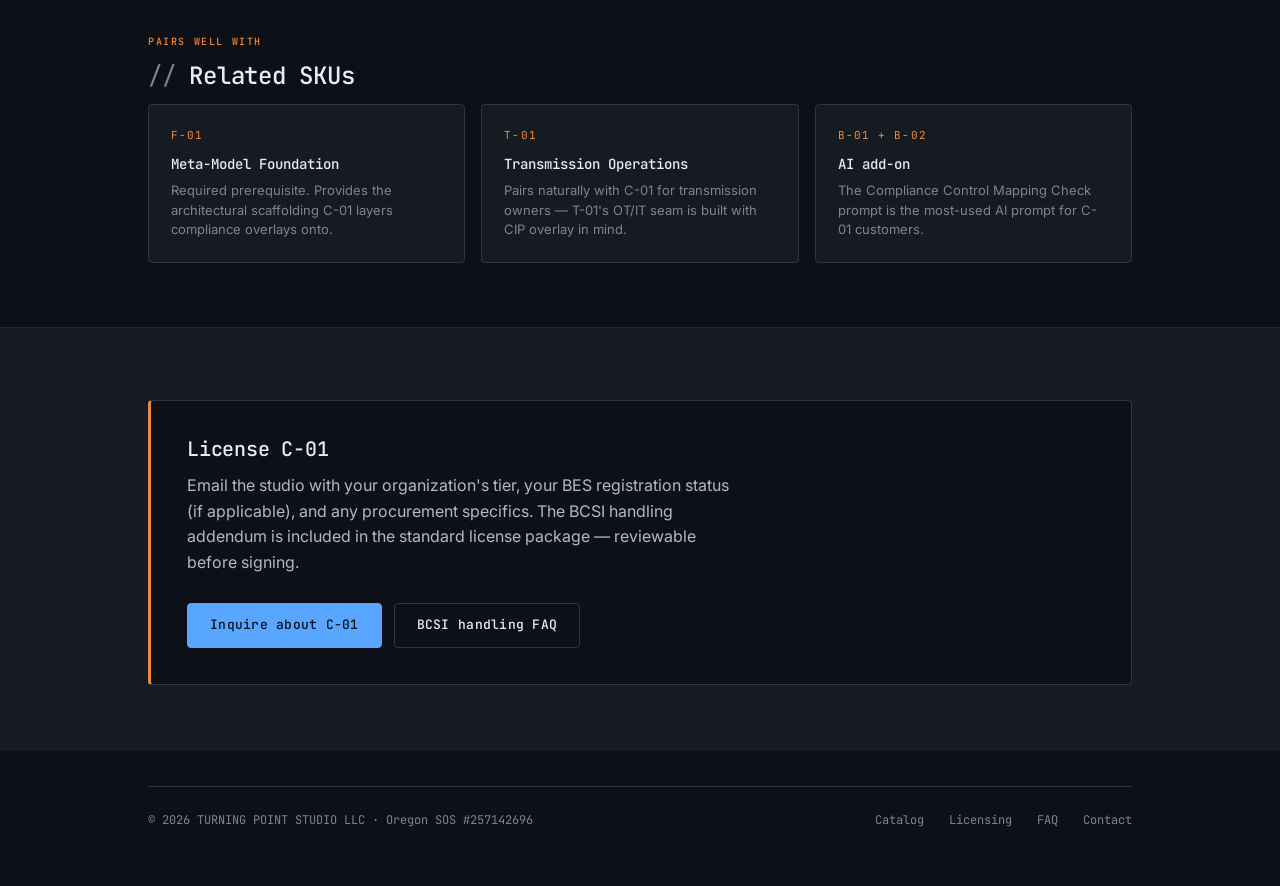
<file: sku/c-01.html>
<!DOCTYPE html>
<html lang="en">
<head>
<meta charset="UTF-8">
<meta name="viewport" content="width=device-width, initial-scale=1.0">
<title>C-01 · NERC CIP Compliance Architecture Pack — Turning Point Studio</title>
<meta name="description" content="C-01 is the NERC CIP-002 through CIP-014 compliance architecture pack for BES-registered entities. Control mappings, BCSI handling, evidence collection, audit-defensible documentation.">
<meta name="robots" content="noindex,nofollow">
<link rel="preconnect" href="https://fonts.googleapis.com">
<link rel="preconnect" href="https://fonts.gstatic.com" crossorigin>
<link href="https://fonts.googleapis.com/css2?family=Inter:wght@400;500;600;700&family=JetBrains+Mono:wght@400;500;600&display=swap" rel="stylesheet">
<link rel="icon" type="image/png" sizes="32x32" href="../brand/favicon-32.png">
<link rel="alternate icon" href="../brand/favicon.ico">
<link rel="apple-touch-icon" href="../brand/apple-touch-icon.png">
<meta property="og:image" content="https://turningpointstudio.net/brand/og-image.png">
<meta name="twitter:card" content="summary_large_image">
<link rel="stylesheet" href="styles.css">
</head>
<body>

<div class="draft-banner">
  <strong>Draft v2.0</strong> &nbsp;·&nbsp; Internal review only — not for publication.
</div>

<header class="site-header">
  <div class="container header-row">
    <a href="../index-v2-draft.html" class="brand">
      <img class="brand-mark" src="../brand/enso-mark.png" alt="Turning Point Studio mark">
      Turning Point <span>Studio</span>
    </a>
    <nav>
      <a href="../index-v2-draft.html#catalog">Catalog</a>
      <a href="../index-v2-draft.html#ai">AI Add-On</a>
      <a href="../index-v2-draft.html#process">Process</a>
      <a href="../index-v2-draft.html#contact">Contact</a>
    </nav>
  </div>
</header>

<div class="breadcrumb">
  <div class="container">
    <a href="../index-v2-draft.html">Home</a>
    <span class="sep">/</span>
    <a href="../index-v2-draft.html#catalog">Catalog</a>
    <span class="sep">/</span>
    <span>C-01</span>
  </div>
</div>

<div class="sku-hero">
  <div class="container">
    <span class="sku-id-badge">C-01</span>
    <span class="status-pill build">Phase 1 build · ships month 6–9</span>
    <h1>NERC CIP Compliance Architecture Pack</h1>
    <p class="tagline">CIP-002 through CIP-014 compliance-aware architecture for BES-registered entities. Control mappings, BCSI handling patterns, BES Cyber Asset categorization, evidence-collection design, and the documentation auditors actually want to see.</p>

    <div class="sku-hero-meta">
      <div class="meta-block">
        <div class="meta-label">License (mid-tier)</div>
        <div class="meta-value">$25,000 – $35,000</div>
        <div class="meta-sub">Perpetual single-organization license</div>
      </div>
      <div class="meta-block">
        <div class="meta-label">Annual maintenance</div>
        <div class="meta-value">$5,000 – $7,000</div>
        <div class="meta-sub">20% · regulatory updates included</div>
      </div>
      <div class="meta-block">
        <div class="meta-label">Dependency</div>
        <div class="meta-value"><a href="f-01.html">F-01</a></div>
        <div class="meta-sub">Required as prerequisite license</div>
      </div>
    </div>

    <div class="hero-ctas">
      <a href="../index-v2-draft.html#contact" class="btn btn-primary">License C-01</a>
      <a href="../index-v2-draft.html#contact" class="btn btn-secondary">Request detail packet</a>
    </div>
  </div>
</div>

<!-- WHAT C-01 IS -->
<section>
  <div class="container">
    <div class="section-eyebrow">What it is</div>
    <h2>Compliance architecture, not a compliance program.</h2>
    <p class="section-lede">C-01 is a reference architecture for systems that touch the Bulk Electric System. It tells you where CIP controls live in your architecture, how to categorize BES Cyber Assets defensibly, how to handle BCSI without leaking it through audit logs, and how to design evidence collection so a CIP auditor can complete a sample test without a forensic exercise.</p>
    <p>C-01 does not run the program. It does not perform the categorization for you. It defines the architecture-level patterns that make compliance work tractable instead of perpetual scramble.</p>
  </div>
</section>

<!-- COMPONENTS -->
<section>
  <div class="container">
    <div class="section-eyebrow">What's inside</div>
    <h2>Six components in the bundle</h2>
    <p class="section-lede">Each component is delivered as a structured artifact — ArchiMate views, control-mapping spreadsheets, evidence-design documents — sized to be reviewed by a CIP SME and adopted by an architecture team without translation.</p>

    <table class="components-table">
      <thead>
        <tr><th></th><th>Component</th><th>Description</th><th>Format</th></tr>
      </thead>
      <tbody>
        <tr>
          <td class="num">01</td>
          <td class="name">CIP-002 → CIP-014 control-to-architecture mapping</td>
          <td>Every CIP standard mapped to the architectural element(s) that have to exist to satisfy the requirement. Reviewed against the latest CIP version.</td>
          <td class="format">Mapping XLSX + ArchiMate views</td>
        </tr>
        <tr>
          <td class="num">02</td>
          <td class="name">BCSI handling architecture</td>
          <td>Reference patterns for BCSI at rest, in transit, in use, and in disposal — including the CIP-002 test case (can a CIP-002 evidence sample be ingested without leaving residue on a non-customer system?).</td>
          <td class="format">Architecture spec + sequence diagrams</td>
        </tr>
        <tr>
          <td class="num">03</td>
          <td class="name">BES Cyber Asset categorization patterns</td>
          <td>Decision-tree templates for High / Medium / Low categorization, with the inheritance and aggregation rules made explicit.</td>
          <td class="format">Decision tree + categorization workbook</td>
        </tr>
        <tr>
          <td class="num">04</td>
          <td class="name">Evidence collection &amp; retention design</td>
          <td>Architectural patterns for log capture, evidence packaging, retention windows, and audit-export workflows. Designed for sample-based audit testing, not bulk dumps.</td>
          <td class="format">Architecture spec + evidence schema</td>
        </tr>
        <tr>
          <td class="num">05</td>
          <td class="name">NIST CSF + IEC 62443 cross-references</td>
          <td>Crosswalk between NERC CIP requirements and NIST CSF / IEC 62443 controls — useful for utilities running an overlay program or comparing maturity.</td>
          <td class="format">Mapping XLSX + commentary PDF</td>
        </tr>
        <tr>
          <td class="num">06</td>
          <td class="name">Audit-defensible documentation templates</td>
          <td>Document templates and ArchiMate views formatted to satisfy auditor sample requests on first delivery. Reduces the back-and-forth that consumes most audit cost.</td>
          <td class="format">Template package + naming standard</td>
        </tr>
      </tbody>
    </table>
  </div>
</section>

<!-- PROBLEM / BOUNDARY -->
<section>
  <div class="container">
    <div class="section-eyebrow">Problem &amp; boundary</div>
    <h2>What C-01 solves — and what stays in your hands.</h2>

    <div class="dual-block">
      <div class="dual-col">
        <h3>What C-01 solves</h3>
        <p>CIP compliance is run as a perpetual project at most utilities because the architectural patterns that should make it routine were never formalized. C-01 formalizes them.</p>
        <ul>
          <li>BCSI leaks through audit logs because evidence-collection design wasn't done.</li>
          <li>Categorization disagreements between IT, OT, and compliance because the inheritance rules live in someone's head.</li>
          <li>Audit findings on documentation completeness because templates differ across teams.</li>
          <li>Architectural drift between CIP scope and reality because there's no living model of what's in scope.</li>
        </ul>
      </div>
      <div class="dual-col">
        <h3>What C-01 deliberately excludes</h3>
        <p>C-01 is the architecture. It is not the program, the implementation, or the certification.</p>
        <ul>
          <li>Performing the BES Cyber Asset categorization for your assets (you do this, using the templates).</li>
          <li>Running your CIP program day-to-day or staffing your CIP SMEs.</li>
          <li>Implementing the technical controls themselves (firewall config, IAM, patch management).</li>
          <li>Conducting your CIP audit or representing you to NERC / WECC / SERC / TRE / MRO / NPCC / RF / SPP-RE.</li>
          <li>Compliance for non-CIP standards (PRC, COM, EOP, IRO, MOD, TOP, etc.) — out of scope for v1.</li>
        </ul>
      </div>
    </div>
  </div>
</section>

<!-- CIP COVERAGE -->
<section>
  <div class="container">
    <div class="section-eyebrow">CIP coverage</div>
    <h2>What's mapped, at what depth</h2>
    <p class="section-lede">All CIP standards in the current enforceable version are covered. Depth varies by standard — some are predominantly architecture (CIP-005, CIP-007, CIP-010, CIP-011), others are predominantly process (CIP-003, CIP-004). The mapping calls this out explicitly so you know what you're getting.</p>

    <div class="dual-block">
      <div class="dual-col">
        <h3>Architecture-heavy (deep coverage)</h3>
        <ul>
          <li><strong>CIP-002</strong> — BES Cyber System Categorization</li>
          <li><strong>CIP-005</strong> — Electronic Security Perimeters</li>
          <li><strong>CIP-007</strong> — System Security Management</li>
          <li><strong>CIP-010</strong> — Configuration Change Management &amp; Vulnerability Assessments</li>
          <li><strong>CIP-011</strong> — Information Protection (BCSI)</li>
          <li><strong>CIP-013</strong> — Supply Chain Risk Management</li>
          <li><strong>CIP-014</strong> — Physical Security (architecture interface only)</li>
        </ul>
      </div>
      <div class="dual-col">
        <h3>Process-heavy (touch coverage)</h3>
        <ul>
          <li><strong>CIP-003</strong> — Security Management Controls</li>
          <li><strong>CIP-004</strong> — Personnel &amp; Training</li>
          <li><strong>CIP-006</strong> — Physical Security of BES Cyber Systems</li>
          <li><strong>CIP-008</strong> — Incident Reporting and Response Planning</li>
          <li><strong>CIP-009</strong> — Recovery Plans for BES Cyber Systems</li>
          <li><strong>CIP-012</strong> — Communications between Control Centers</li>
        </ul>
      </div>
    </div>
  </div>
</section>

<!-- DEPENDENCIES -->
<section>
  <div class="container">
    <div class="section-eyebrow">Dependency</div>
    <h2>C-01 requires F-01 as a prerequisite</h2>

    <div class="deps-block">
      <div class="deps-diagram">              F-01 · Meta-Model Foundation
                          │
                          │  (prerequisite)
                          │
              C-01 · NERC CIP Compliance Pack
                       (this product)
                          │
              ┌───────────┼───────────┐
              │           │           │
         Categorization  BCSI    Evidence
            patterns   handling  collection</div>
      <div class="deps-note"><strong>License logic:</strong> a customer licensing C-01 alone implicitly licenses F-01 — they receive both bundles. The combined mid-tier price is $37K – $53K license + $7.4K – $10.6K annual maintenance. Customers already licensing F-01 add C-01 at the C-01 list price.</div>
    </div>
  </div>
</section>

<!-- PRICING -->
<section>
  <div class="container">
    <div class="section-eyebrow">Pricing by tier</div>
    <h2>How C-01 prices across organization sizes</h2>
    <p class="section-lede">CIP applies asymmetrically — a small BES-registered entity has the same CIP exposure as a large IOU per asset, but typically fewer assets. The tier multipliers reflect organization size, not CIP scope. Larger entities with more in-scope assets get more value but pay the same multiplier.</p>

    <table class="tier-table-full">
      <thead>
        <tr><th>Tier</th><th>Org size</th><th>Multiplier</th><th>License price</th><th>Annual maint. (20%)</th></tr>
      </thead>
      <tbody>
        <tr>
          <td class="tier-name">Small</td>
          <td>&lt;100K customers, small public power</td>
          <td class="mult">0.6×</td>
          <td class="price">$15,000 – $21,000</td>
          <td class="price">$3,000 – $4,200</td>
        </tr>
        <tr class="listed">
          <td class="tier-name">Mid (listed)</td>
          <td>100K – 1M customers</td>
          <td class="mult">1.0×</td>
          <td class="price">$25,000 – $35,000</td>
          <td class="price">$5,000 – $7,000</td>
        </tr>
        <tr>
          <td class="tier-name">Large</td>
          <td>&gt;1M customers, ISO/RTO, federal power</td>
          <td class="mult">1.5×</td>
          <td class="price">$37,500 – $52,500</td>
          <td class="price">$7,500 – $10,500</td>
        </tr>
        <tr>
          <td class="tier-name">Consultancy / Reseller</td>
          <td>Use-on-multiple-clients license</td>
          <td class="mult">2.5× + 5%</td>
          <td class="price">$62,500 – $87,500</td>
          <td class="price">$12,500 – $17,500</td>
        </tr>
      </tbody>
    </table>
    <p style="font-size: 14px; color: var(--muted); margin-top: 20px;">F-01 prerequisite is invoiced alongside C-01 if not already licensed. Bundled invoicing supported.</p>
  </div>
</section>

<!-- BUNDLE -->
<section>
  <div class="container">
    <div class="section-eyebrow">Delivery</div>
    <h2>What ships in the C-01 bundle</h2>

    <ul class="bundle-list">
      <li>C-01-control-mapping-v1.0.xlsx
        <span class="desc">Every CIP requirement mapped to architectural elements</span></li>
      <li>C-01-bcsi-handling-architecture-v1.0.pdf
        <span class="desc">BCSI at rest / in transit / in use / in disposal, with the CIP-002 test case</span></li>
      <li>C-01-bcsi-sequence-diagrams-v1.0/
        <span class="desc">Reference flows for the most common BCSI lifecycle scenarios</span></li>
      <li>C-01-categorization-decision-tree-v1.0.{pdf, xlsx}
        <span class="desc">High / Medium / Low categorization with inheritance rules</span></li>
      <li>C-01-evidence-collection-design-v1.0.pdf
        <span class="desc">Log capture, evidence packaging, retention, audit-export workflows</span></li>
      <li>C-01-evidence-schema-v1.0.json
        <span class="desc">Structured schema for evidence artifacts</span></li>
      <li>C-01-nist-csf-iec62443-crosswalk-v1.0.xlsx
        <span class="desc">Mapping to NIST CSF and IEC 62443 control sets</span></li>
      <li>C-01-audit-documentation-templates-v1.0/
        <span class="desc">Templates and ArchiMate views formatted for auditor consumption</span></li>
      <li>C-01-bcsi-addendum-v1.0.pdf
        <span class="desc">License addendum naming the studio's BCSI handling commitments</span></li>
      <li>C-01-license.pdf + C-01-changelog-v1.0.md
        <span class="desc">License agreement and version history</span></li>
    </ul>
    <p style="font-size: 14px; color: var(--muted); margin-top: 24px;">90 days of email support during onboarding, access to private quarterly release notes including regulatory updates, and the annual-maintenance update stream.</p>
  </div>
</section>

<!-- OPEN QUESTIONS -->
<section>
  <div class="container">
    <div class="section-eyebrow">Build status &amp; open questions</div>
    <h2>What's still being decided</h2>

    <ul class="questions-list">
      <li>
        <strong>Upper-band pricing</strong>
        Listed band is $25K – $35K. The Customer Voice and Skeptical Utility CIO disagree on whether the top of the band is conservative given the budget category this hits. First three live conversations resolve it.
      </li>
      <li>
        <strong>CIP-014 architecture coverage</strong>
        Physical security has a narrow architecture interface (CCTV, access control, intrusion detection). v1 covers the interface only; the question is whether v1.1 should extend deeper.
      </li>
      <li>
        <strong>NIST CSF crosswalk completeness</strong>
        Full crosswalk vs. the subset that most utilities run as overlay. Trade-off: completeness signals seriousness vs. shipping speed.
      </li>
      <li>
        <strong>Supply chain (CIP-013) depth</strong>
        Architecture patterns for supply-chain risk vs. process documentation only. Leaning toward architecture patterns with explicit handoff to procurement.
      </li>
      <li>
        <strong>WECC / SPP-RE / TRE regional variations</strong>
        Regional Entity-specific interpretation differences across CIP. Ship a baseline in v1 with explicit "RE-specific guidance" sections to be expanded in v1.1.
      </li>
    </ul>
  </div>
</section>

<!-- RELATED -->
<section>
  <div class="container">
    <div class="section-eyebrow">Pairs well with</div>
    <h2>Related SKUs</h2>
    <div class="related-grid">
      <a class="related-card" href="f-01.html">
        <div class="rc-id">F-01</div>
        <div class="rc-name">Meta-Model Foundation</div>
        <div class="rc-desc">Required prerequisite. Provides the architectural scaffolding C-01 layers compliance overlays onto.</div>
      </a>
      <a class="related-card" href="t-01.html">
        <div class="rc-id">T-01</div>
        <div class="rc-name">Transmission Operations</div>
        <div class="rc-desc">Pairs naturally with C-01 for transmission owners — T-01's OT/IT seam is built with CIP overlay in mind.</div>
      </a>
      <a class="related-card" href="ai-add-on.html">
        <div class="rc-id">B-01 + B-02</div>
        <div class="rc-name">AI add-on</div>
        <div class="rc-desc">The Compliance Control Mapping Check prompt is the most-used AI prompt for C-01 customers.</div>
      </a>
    </div>
  </div>
</section>

<!-- CTA -->
<section class="cta-section">
  <div class="container">
    <div class="cta-card">
      <h3>License C-01</h3>
      <p>Email the studio with your organization's tier, your BES registration status (if applicable), and any procurement specifics. The BCSI handling addendum is included in the standard license package — reviewable before signing.</p>
      <div class="hero-ctas">
        <a href="../index-v2-draft.html#contact" class="btn btn-primary">Inquire about C-01</a>
        <a href="../index-v2-draft.html#faq" class="btn btn-secondary">BCSI handling FAQ</a>
      </div>
    </div>
  </div>
</section>

<footer class="site-footer">
  <div class="container">
    <div class="footer-row">
      <div>&copy; 2026 TURNING POINT STUDIO LLC &middot; Oregon SOS #257142696</div>
      <div class="footer-links">
        <a href="../index-v2-draft.html#catalog">Catalog</a>
        <a href="../index-v2-draft.html#process">Licensing</a>
        <a href="../index-v2-draft.html#faq">FAQ</a>
        <a href="../index-v2-draft.html#contact">Contact</a>
      </div>
    </div>
  </div>
</footer>

</body>
</html>
</file>
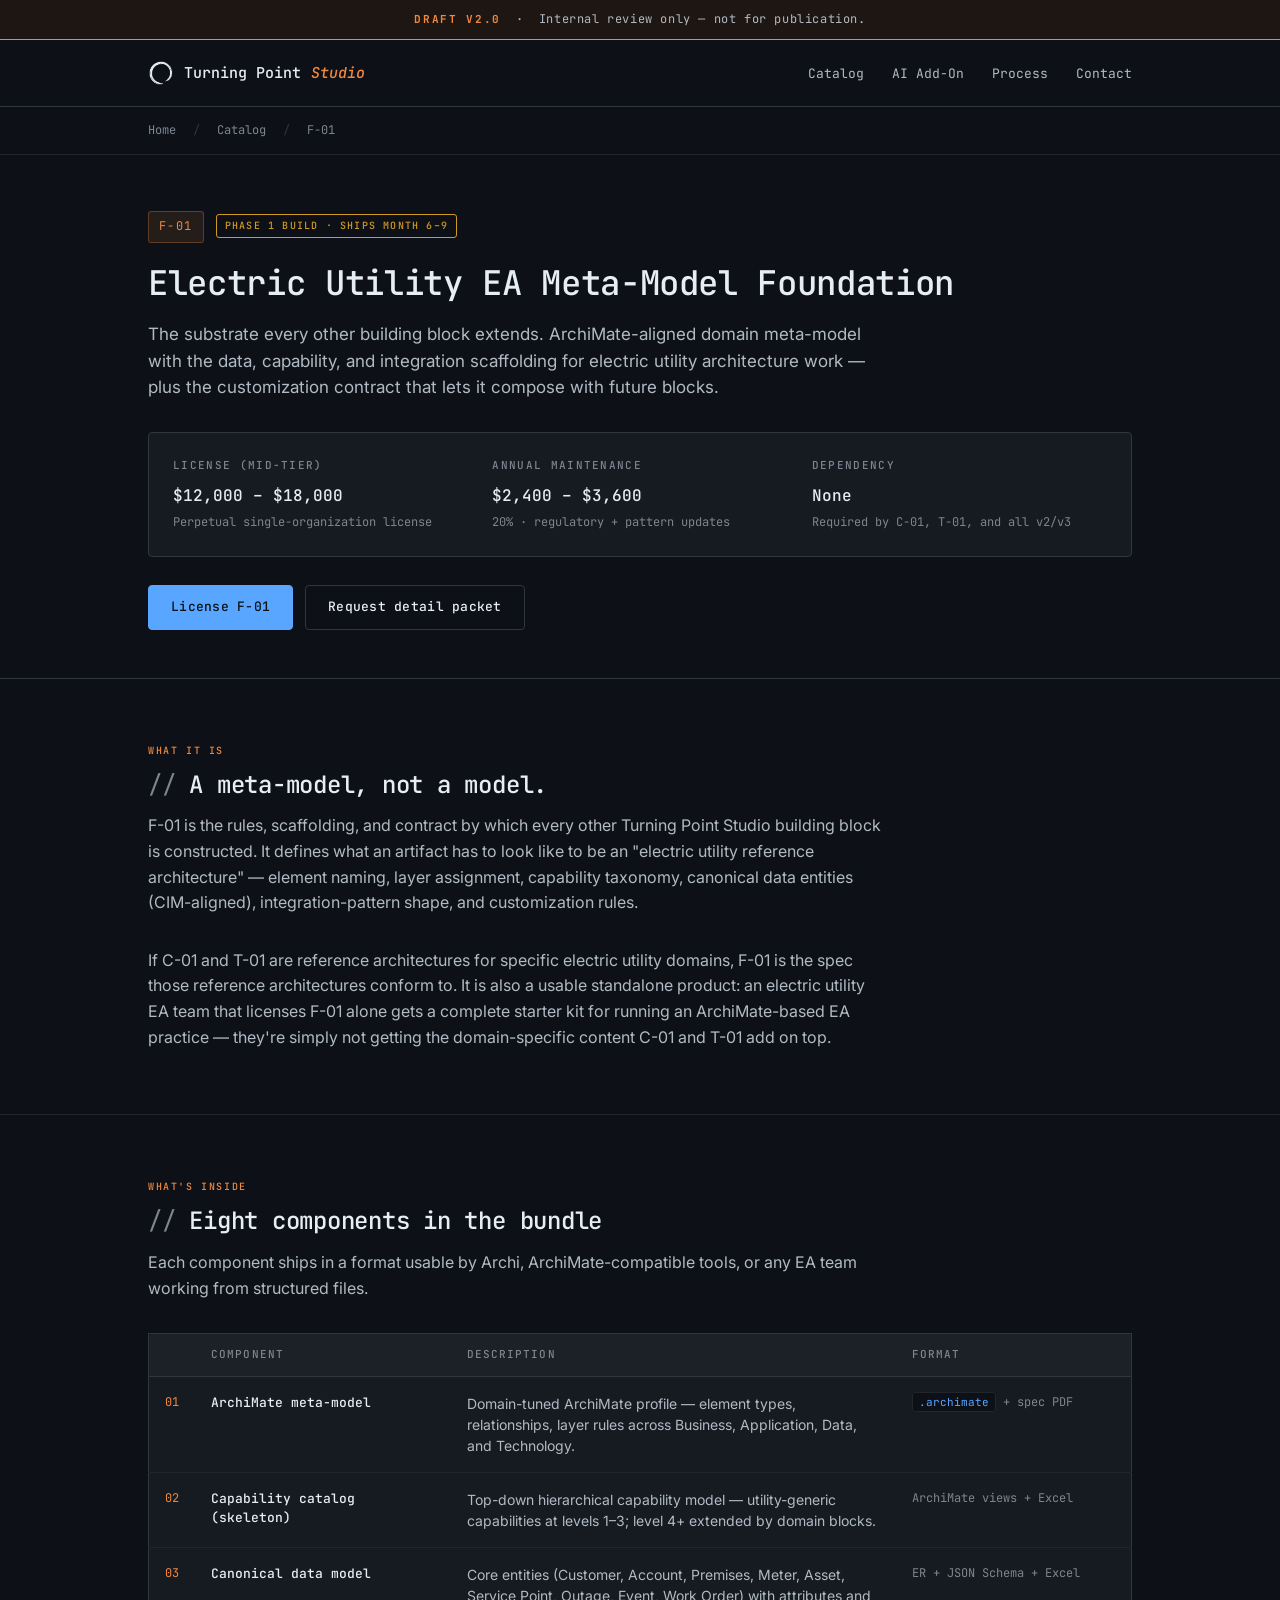
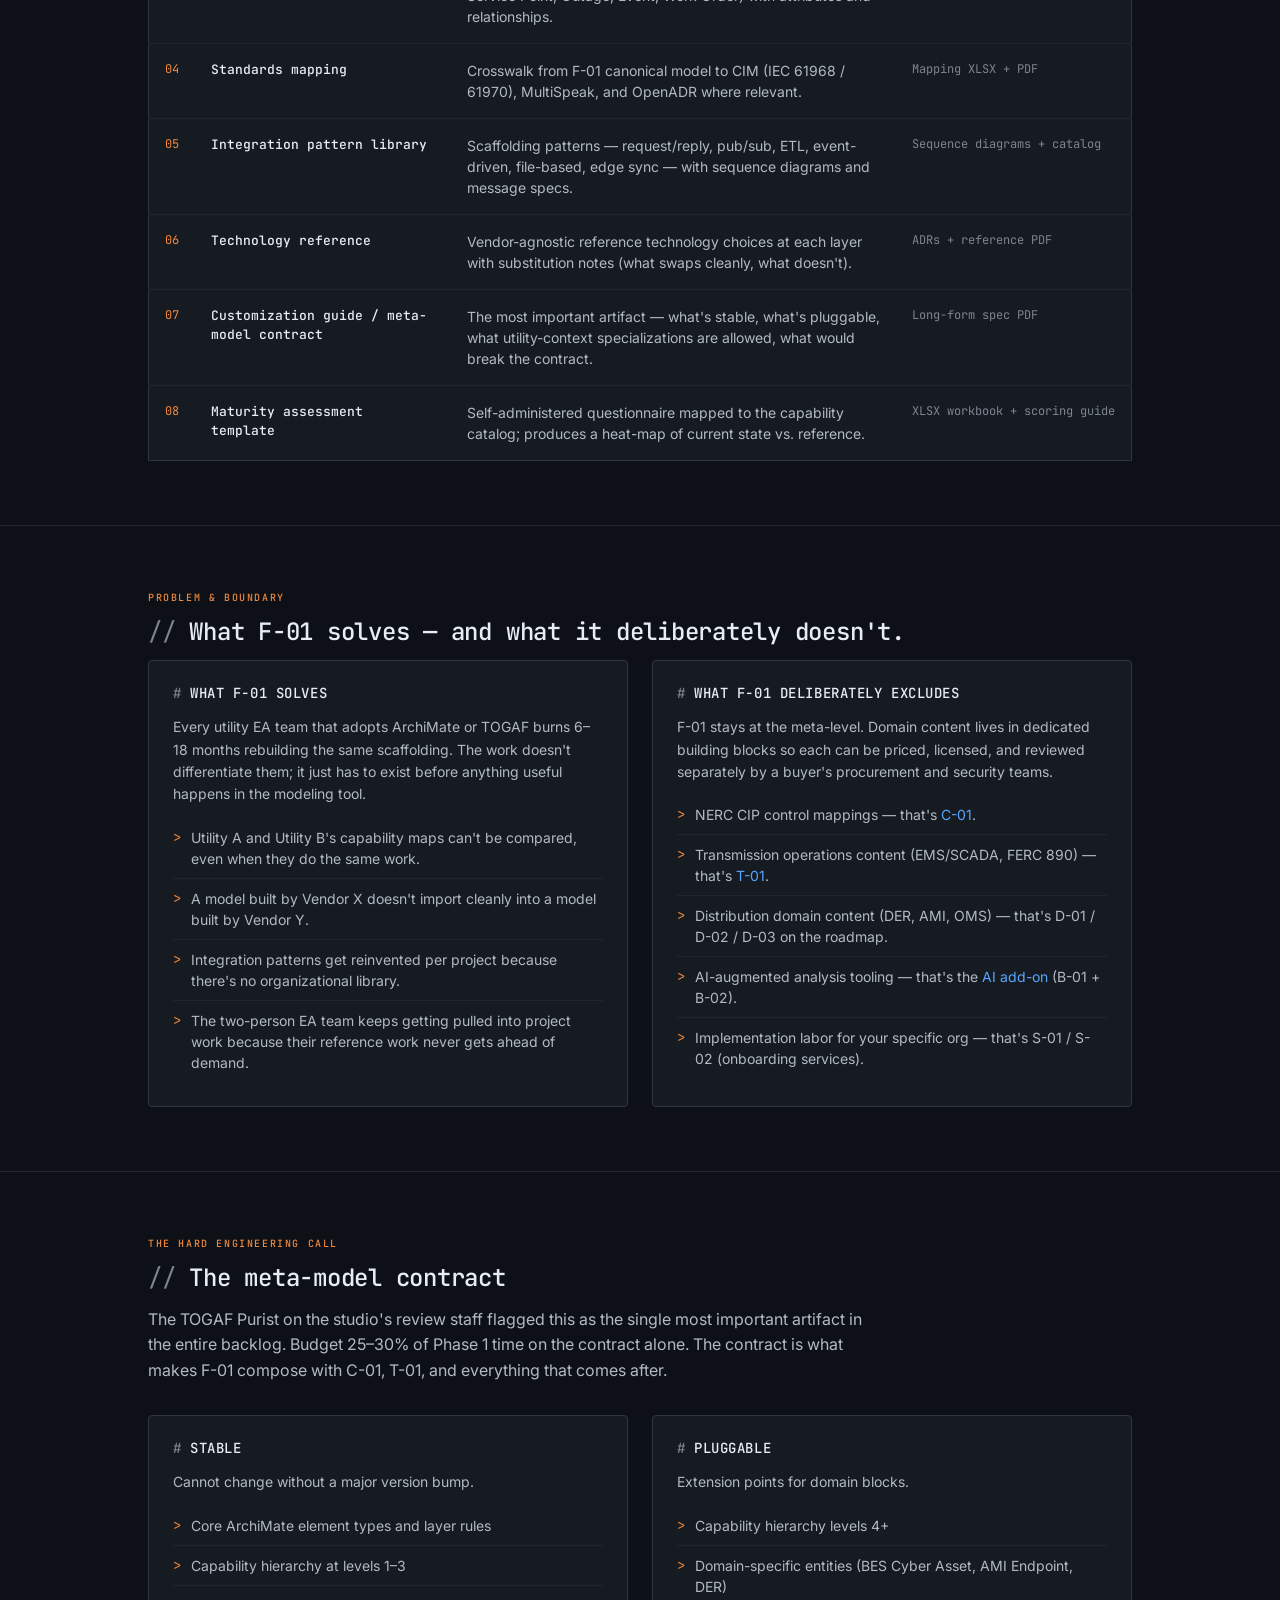
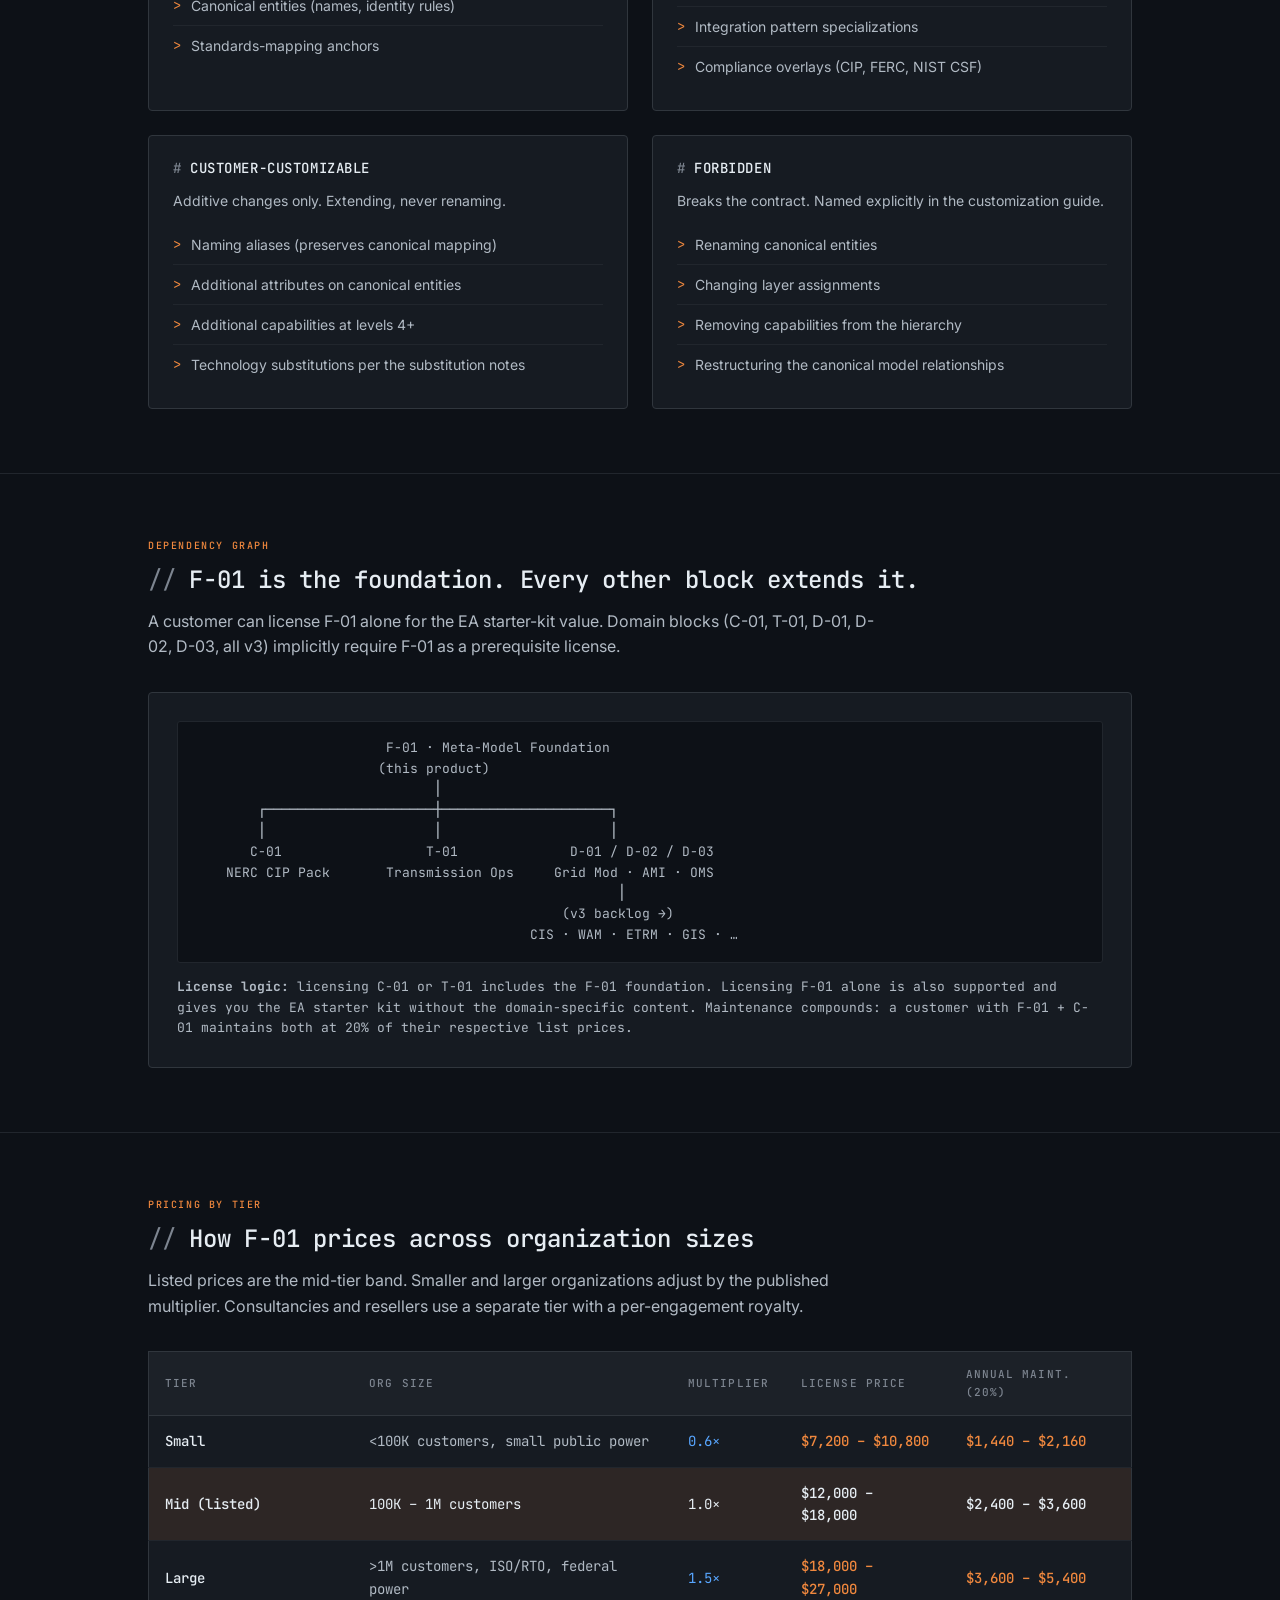
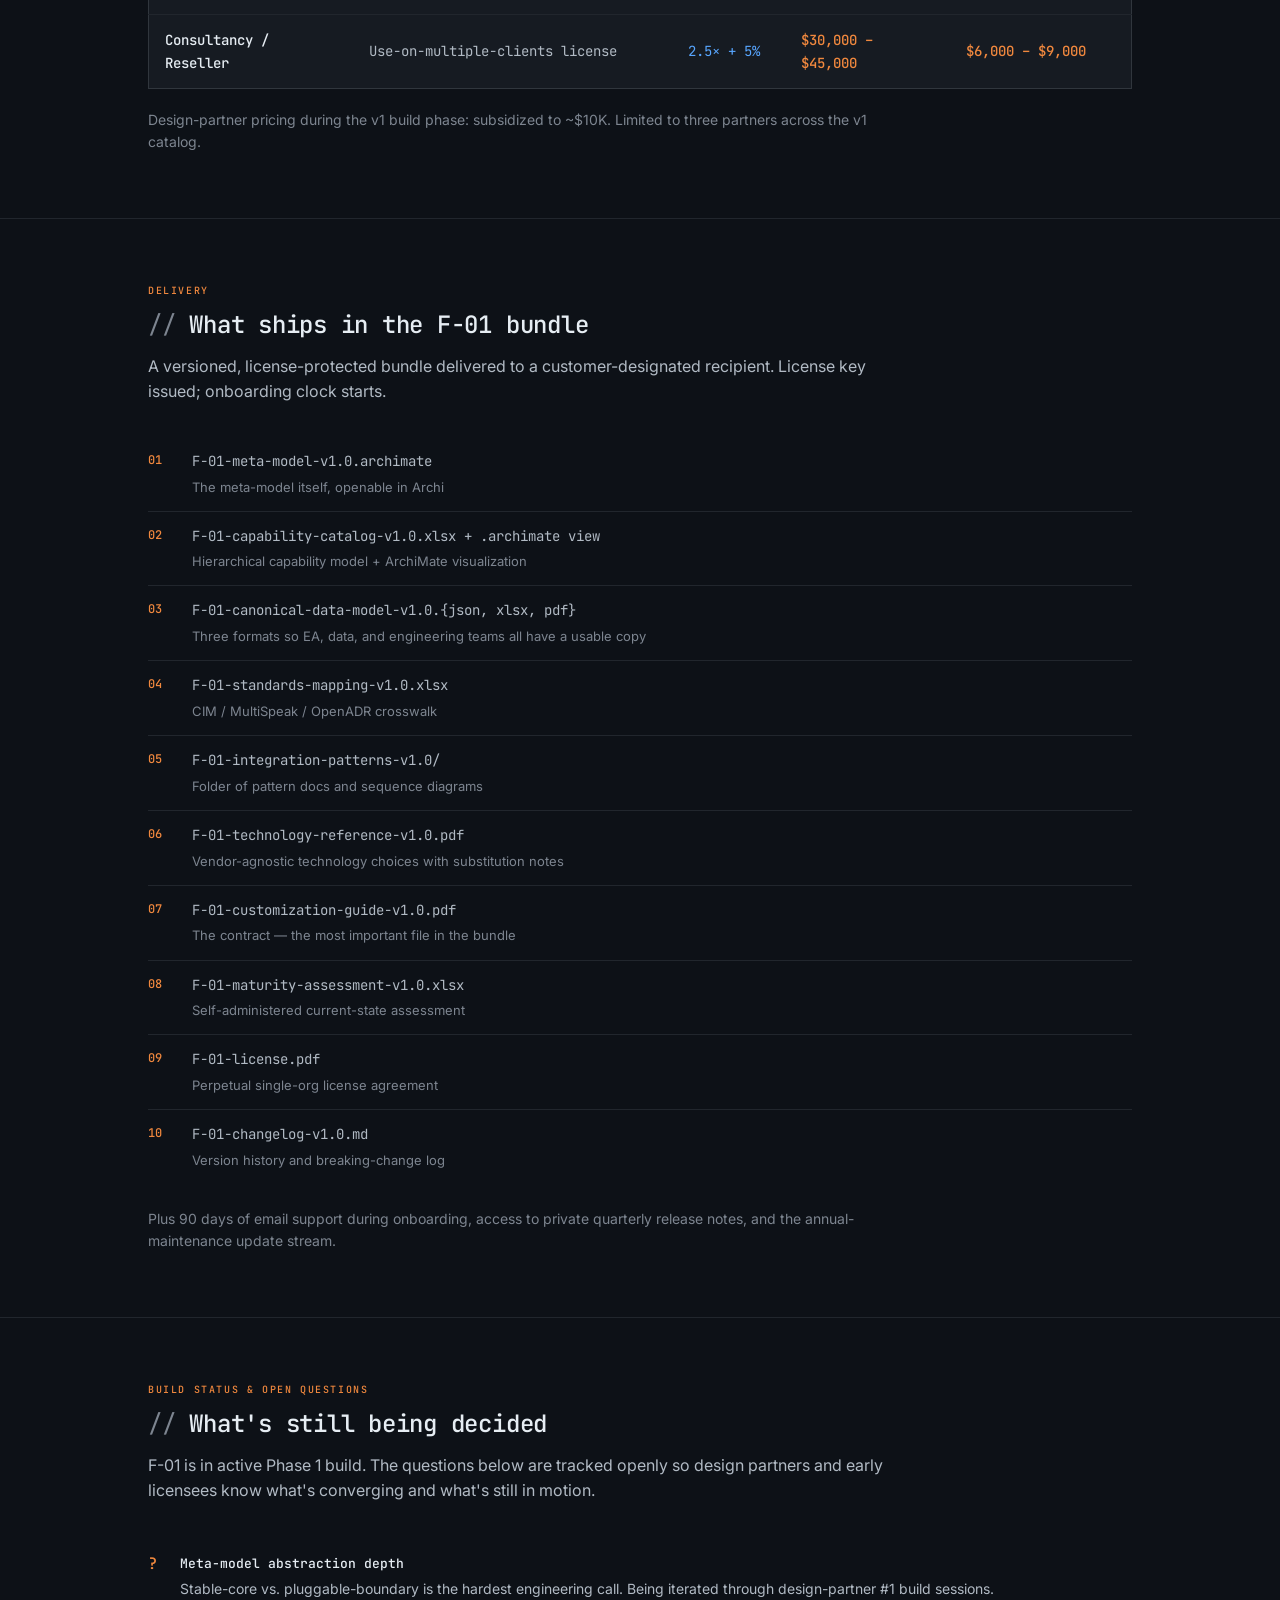
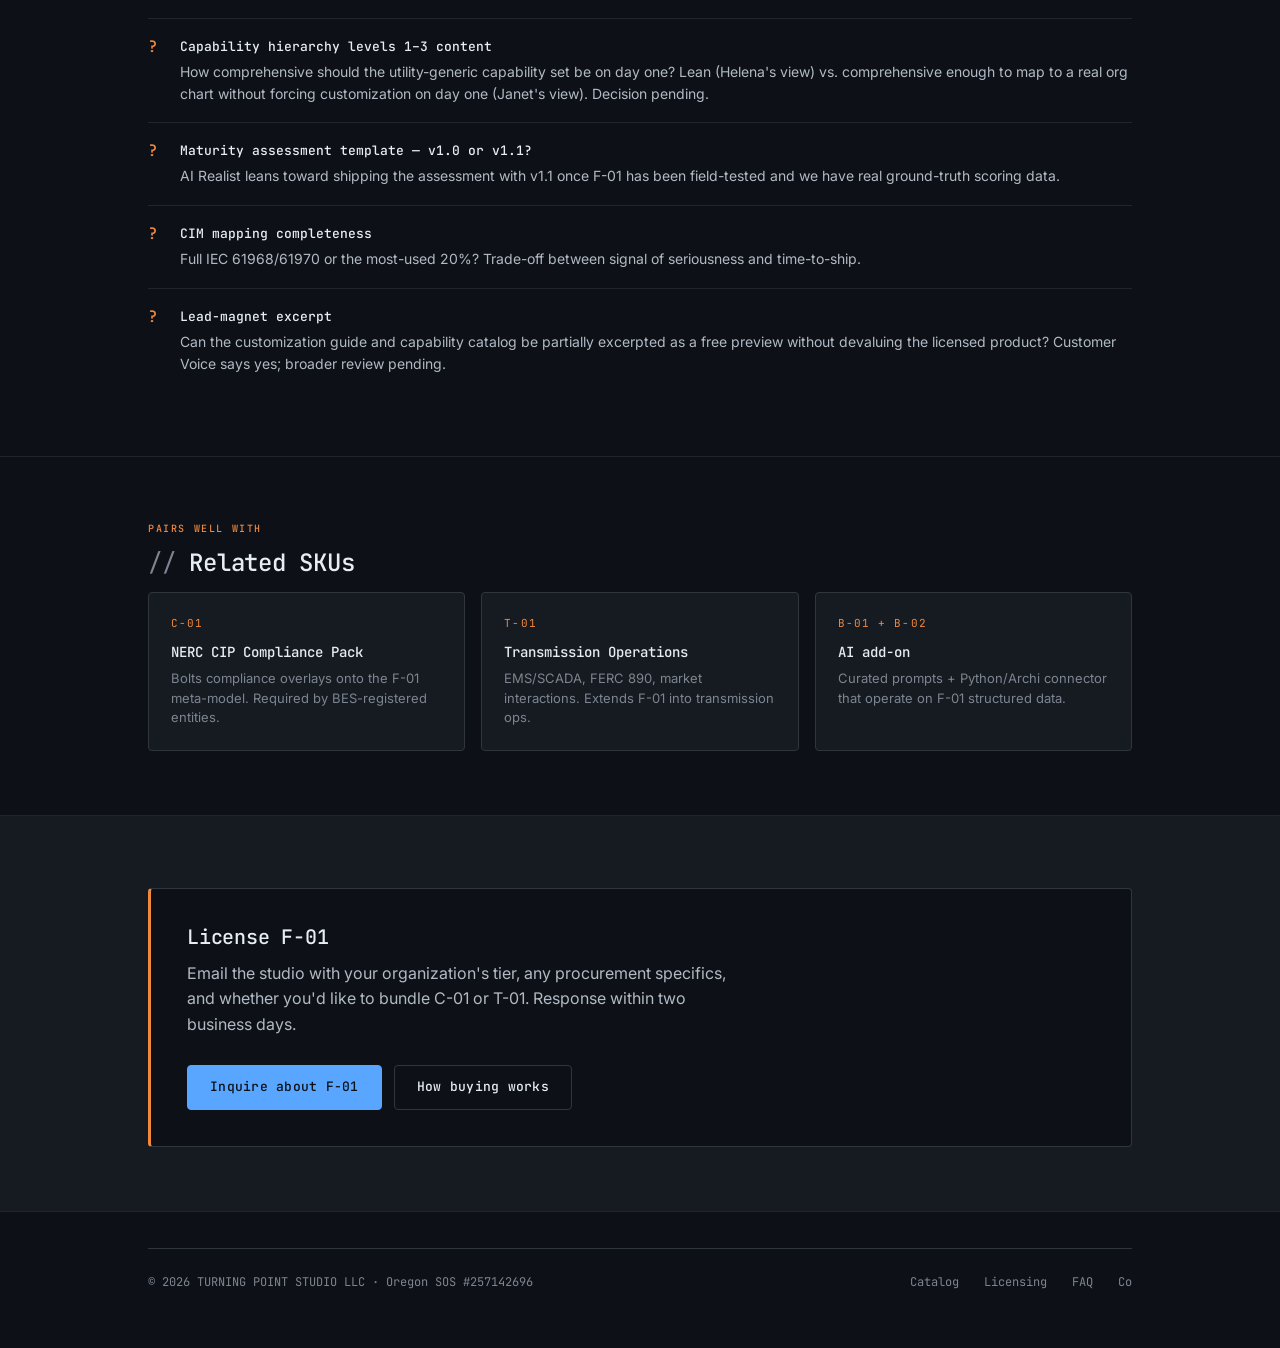
<file: sku/f-01.html>
<!DOCTYPE html>
<html lang="en">
<head>
<meta charset="UTF-8">
<meta name="viewport" content="width=device-width, initial-scale=1.0">
<title>F-01 · Electric Utility EA Meta-Model Foundation — Turning Point Studio</title>
<meta name="description" content="F-01 is the foundational meta-model for Turning Point Studio's electric utility reference architectures. ArchiMate scaffolding, capability catalog, canonical data model, integration pattern library, customization contract.">
<meta name="robots" content="noindex,nofollow">
<link rel="preconnect" href="https://fonts.googleapis.com">
<link rel="preconnect" href="https://fonts.gstatic.com" crossorigin>
<link href="https://fonts.googleapis.com/css2?family=Inter:wght@400;500;600;700&family=JetBrains+Mono:wght@400;500;600&display=swap" rel="stylesheet">
<link rel="icon" type="image/png" sizes="32x32" href="../brand/favicon-32.png">
<link rel="alternate icon" href="../brand/favicon.ico">
<link rel="apple-touch-icon" href="../brand/apple-touch-icon.png">
<meta property="og:image" content="https://turningpointstudio.net/brand/og-image.png">
<meta name="twitter:card" content="summary_large_image">
<link rel="stylesheet" href="styles.css">
</head>
<body>

<div class="draft-banner">
  <strong>Draft v2.0</strong> &nbsp;·&nbsp; Internal review only — not for publication.
</div>

<header class="site-header">
  <div class="container header-row">
    <a href="../index-v2-draft.html" class="brand">
      <img class="brand-mark" src="../brand/enso-mark.png" alt="Turning Point Studio mark">
      Turning Point <span>Studio</span>
    </a>
    <nav>
      <a href="../index-v2-draft.html#catalog">Catalog</a>
      <a href="../index-v2-draft.html#ai">AI Add-On</a>
      <a href="../index-v2-draft.html#process">Process</a>
      <a href="../index-v2-draft.html#contact">Contact</a>
    </nav>
  </div>
</header>

<div class="breadcrumb">
  <div class="container">
    <a href="../index-v2-draft.html">Home</a>
    <span class="sep">/</span>
    <a href="../index-v2-draft.html#catalog">Catalog</a>
    <span class="sep">/</span>
    <span>F-01</span>
  </div>
</div>

<div class="sku-hero">
  <div class="container">
    <span class="sku-id-badge">F-01</span>
    <span class="status-pill build">Phase 1 build · ships month 6–9</span>
    <h1>Electric Utility EA Meta-Model Foundation</h1>
    <p class="tagline">The substrate every other building block extends. ArchiMate-aligned domain meta-model with the data, capability, and integration scaffolding for electric utility architecture work — plus the customization contract that lets it compose with future blocks.</p>

    <div class="sku-hero-meta">
      <div class="meta-block">
        <div class="meta-label">License (mid-tier)</div>
        <div class="meta-value">$12,000 – $18,000</div>
        <div class="meta-sub">Perpetual single-organization license</div>
      </div>
      <div class="meta-block">
        <div class="meta-label">Annual maintenance</div>
        <div class="meta-value">$2,400 – $3,600</div>
        <div class="meta-sub">20% · regulatory + pattern updates</div>
      </div>
      <div class="meta-block">
        <div class="meta-label">Dependency</div>
        <div class="meta-value">None</div>
        <div class="meta-sub">Required by C-01, T-01, and all v2/v3</div>
      </div>
    </div>

    <div class="hero-ctas">
      <a href="../index-v2-draft.html#contact" class="btn btn-primary">License F-01</a>
      <a href="../index-v2-draft.html#contact" class="btn btn-secondary">Request detail packet</a>
    </div>
  </div>
</div>

<!-- WHAT F-01 IS -->
<section>
  <div class="container">
    <div class="section-eyebrow">What it is</div>
    <h2>A meta-model, not a model.</h2>
    <p class="section-lede">F-01 is the rules, scaffolding, and contract by which every other Turning Point Studio building block is constructed. It defines what an artifact has to look like to be an "electric utility reference architecture" — element naming, layer assignment, capability taxonomy, canonical data entities (CIM-aligned), integration-pattern shape, and customization rules.</p>
    <p>If C-01 and T-01 are reference architectures for specific electric utility domains, F-01 is the spec those reference architectures conform to. It is also a usable standalone product: an electric utility EA team that licenses F-01 alone gets a complete starter kit for running an ArchiMate-based EA practice — they're simply not getting the domain-specific content C-01 and T-01 add on top.</p>
  </div>
</section>

<!-- COMPONENTS -->
<section>
  <div class="container">
    <div class="section-eyebrow">What's inside</div>
    <h2>Eight components in the bundle</h2>
    <p class="section-lede">Each component ships in a format usable by Archi, ArchiMate-compatible tools, or any EA team working from structured files.</p>

    <table class="components-table">
      <thead>
        <tr><th></th><th>Component</th><th>Description</th><th>Format</th></tr>
      </thead>
      <tbody>
        <tr>
          <td class="num">01</td>
          <td class="name">ArchiMate meta-model</td>
          <td>Domain-tuned ArchiMate profile — element types, relationships, layer rules across Business, Application, Data, and Technology.</td>
          <td class="format"><code>.archimate</code> + spec PDF</td>
        </tr>
        <tr>
          <td class="num">02</td>
          <td class="name">Capability catalog (skeleton)</td>
          <td>Top-down hierarchical capability model — utility-generic capabilities at levels 1–3; level 4+ extended by domain blocks.</td>
          <td class="format">ArchiMate views + Excel</td>
        </tr>
        <tr>
          <td class="num">03</td>
          <td class="name">Canonical data model</td>
          <td>Core entities (Customer, Account, Premises, Meter, Asset, Service Point, Outage, Event, Work Order) with attributes and relationships.</td>
          <td class="format">ER + JSON Schema + Excel</td>
        </tr>
        <tr>
          <td class="num">04</td>
          <td class="name">Standards mapping</td>
          <td>Crosswalk from F-01 canonical model to CIM (IEC 61968 / 61970), MultiSpeak, and OpenADR where relevant.</td>
          <td class="format">Mapping XLSX + PDF</td>
        </tr>
        <tr>
          <td class="num">05</td>
          <td class="name">Integration pattern library</td>
          <td>Scaffolding patterns — request/reply, pub/sub, ETL, event-driven, file-based, edge sync — with sequence diagrams and message specs.</td>
          <td class="format">Sequence diagrams + catalog</td>
        </tr>
        <tr>
          <td class="num">06</td>
          <td class="name">Technology reference</td>
          <td>Vendor-agnostic reference technology choices at each layer with substitution notes (what swaps cleanly, what doesn't).</td>
          <td class="format">ADRs + reference PDF</td>
        </tr>
        <tr>
          <td class="num">07</td>
          <td class="name">Customization guide / meta-model contract</td>
          <td>The most important artifact — what's stable, what's pluggable, what utility-context specializations are allowed, what would break the contract.</td>
          <td class="format">Long-form spec PDF</td>
        </tr>
        <tr>
          <td class="num">08</td>
          <td class="name">Maturity assessment template</td>
          <td>Self-administered questionnaire mapped to the capability catalog; produces a heat-map of current state vs. reference.</td>
          <td class="format">XLSX workbook + scoring guide</td>
        </tr>
      </tbody>
    </table>
  </div>
</section>

<!-- WHAT IT SOLVES vs WHAT IT ISN'T -->
<section>
  <div class="container">
    <div class="section-eyebrow">Problem &amp; boundary</div>
    <h2>What F-01 solves — and what it deliberately doesn't.</h2>

    <div class="dual-block">
      <div class="dual-col">
        <h3>What F-01 solves</h3>
        <p>Every utility EA team that adopts ArchiMate or TOGAF burns 6–18 months rebuilding the same scaffolding. The work doesn't differentiate them; it just has to exist before anything useful happens in the modeling tool.</p>
        <ul>
          <li>Utility A and Utility B's capability maps can't be compared, even when they do the same work.</li>
          <li>A model built by Vendor X doesn't import cleanly into a model built by Vendor Y.</li>
          <li>Integration patterns get reinvented per project because there's no organizational library.</li>
          <li>The two-person EA team keeps getting pulled into project work because their reference work never gets ahead of demand.</li>
        </ul>
      </div>
      <div class="dual-col">
        <h3>What F-01 deliberately excludes</h3>
        <p>F-01 stays at the meta-level. Domain content lives in dedicated building blocks so each can be priced, licensed, and reviewed separately by a buyer's procurement and security teams.</p>
        <ul>
          <li>NERC CIP control mappings — that's <a href="c-01.html">C-01</a>.</li>
          <li>Transmission operations content (EMS/SCADA, FERC 890) — that's <a href="t-01.html">T-01</a>.</li>
          <li>Distribution domain content (DER, AMI, OMS) — that's D-01 / D-02 / D-03 on the roadmap.</li>
          <li>AI-augmented analysis tooling — that's the <a href="ai-add-on.html">AI add-on</a> (B-01 + B-02).</li>
          <li>Implementation labor for your specific org — that's S-01 / S-02 (onboarding services).</li>
        </ul>
      </div>
    </div>
  </div>
</section>

<!-- META-MODEL CONTRACT -->
<section>
  <div class="container">
    <div class="section-eyebrow">The hard engineering call</div>
    <h2>The meta-model contract</h2>
    <p class="section-lede">The TOGAF Purist on the studio's review staff flagged this as the single most important artifact in the entire backlog. Budget 25–30% of Phase 1 time on the contract alone. The contract is what makes F-01 compose with C-01, T-01, and everything that comes after.</p>

    <div class="dual-block" style="grid-template-columns: 1fr 1fr;">
      <div class="dual-col">
        <h3>Stable</h3>
        <p style="font-size: 14px;">Cannot change without a major version bump.</p>
        <ul>
          <li>Core ArchiMate element types and layer rules</li>
          <li>Capability hierarchy at levels 1–3</li>
          <li>Canonical entities (names, identity rules)</li>
          <li>Standards-mapping anchors</li>
        </ul>
      </div>
      <div class="dual-col">
        <h3>Pluggable</h3>
        <p style="font-size: 14px;">Extension points for domain blocks.</p>
        <ul>
          <li>Capability hierarchy levels 4+</li>
          <li>Domain-specific entities (BES Cyber Asset, AMI Endpoint, DER)</li>
          <li>Integration pattern specializations</li>
          <li>Compliance overlays (CIP, FERC, NIST CSF)</li>
        </ul>
      </div>
      <div class="dual-col">
        <h3>Customer-customizable</h3>
        <p style="font-size: 14px;">Additive changes only. Extending, never renaming.</p>
        <ul>
          <li>Naming aliases (preserves canonical mapping)</li>
          <li>Additional attributes on canonical entities</li>
          <li>Additional capabilities at levels 4+</li>
          <li>Technology substitutions per the substitution notes</li>
        </ul>
      </div>
      <div class="dual-col">
        <h3>Forbidden</h3>
        <p style="font-size: 14px;">Breaks the contract. Named explicitly in the customization guide.</p>
        <ul>
          <li>Renaming canonical entities</li>
          <li>Changing layer assignments</li>
          <li>Removing capabilities from the hierarchy</li>
          <li>Restructuring the canonical model relationships</li>
        </ul>
      </div>
    </div>
  </div>
</section>

<!-- DEPENDENCIES -->
<section>
  <div class="container">
    <div class="section-eyebrow">Dependency graph</div>
    <h2>F-01 is the foundation. Every other block extends it.</h2>
    <p class="section-lede">A customer can license F-01 alone for the EA starter-kit value. Domain blocks (C-01, T-01, D-01, D-02, D-03, all v3) implicitly require F-01 as a prerequisite license.</p>

    <div class="deps-block">
      <div class="deps-diagram">                        F-01 · Meta-Model Foundation
                       (this product)
                              │
        ┌─────────────────────┼─────────────────────┐
        │                     │                     │
       C-01                  T-01              D-01 / D-02 / D-03
    NERC CIP Pack       Transmission Ops     Grid Mod · AMI · OMS
                                                     │
                                              (v3 backlog →)
                                          CIS · WAM · ETRM · GIS · …</div>
      <div class="deps-note"><strong>License logic:</strong> licensing C-01 or T-01 includes the F-01 foundation. Licensing F-01 alone is also supported and gives you the EA starter kit without the domain-specific content. Maintenance compounds: a customer with F-01 + C-01 maintains both at 20% of their respective list prices.</div>
    </div>
  </div>
</section>

<!-- PRICING -->
<section>
  <div class="container">
    <div class="section-eyebrow">Pricing by tier</div>
    <h2>How F-01 prices across organization sizes</h2>
    <p class="section-lede">Listed prices are the mid-tier band. Smaller and larger organizations adjust by the published multiplier. Consultancies and resellers use a separate tier with a per-engagement royalty.</p>

    <table class="tier-table-full">
      <thead>
        <tr><th>Tier</th><th>Org size</th><th>Multiplier</th><th>License price</th><th>Annual maint. (20%)</th></tr>
      </thead>
      <tbody>
        <tr>
          <td class="tier-name">Small</td>
          <td>&lt;100K customers, small public power</td>
          <td class="mult">0.6×</td>
          <td class="price">$7,200 – $10,800</td>
          <td class="price">$1,440 – $2,160</td>
        </tr>
        <tr class="listed">
          <td class="tier-name">Mid (listed)</td>
          <td>100K – 1M customers</td>
          <td class="mult">1.0×</td>
          <td class="price">$12,000 – $18,000</td>
          <td class="price">$2,400 – $3,600</td>
        </tr>
        <tr>
          <td class="tier-name">Large</td>
          <td>&gt;1M customers, ISO/RTO, federal power</td>
          <td class="mult">1.5×</td>
          <td class="price">$18,000 – $27,000</td>
          <td class="price">$3,600 – $5,400</td>
        </tr>
        <tr>
          <td class="tier-name">Consultancy / Reseller</td>
          <td>Use-on-multiple-clients license</td>
          <td class="mult">2.5× + 5%</td>
          <td class="price">$30,000 – $45,000</td>
          <td class="price">$6,000 – $9,000</td>
        </tr>
      </tbody>
    </table>
    <p style="font-size: 14px; color: var(--muted); margin-top: 20px;">Design-partner pricing during the v1 build phase: subsidized to ~$10K. Limited to three partners across the v1 catalog.</p>
  </div>
</section>

<!-- BUNDLE -->
<section>
  <div class="container">
    <div class="section-eyebrow">Delivery</div>
    <h2>What ships in the F-01 bundle</h2>
    <p class="section-lede">A versioned, license-protected bundle delivered to a customer-designated recipient. License key issued; onboarding clock starts.</p>

    <ul class="bundle-list">
      <li>F-01-meta-model-v1.0.archimate
        <span class="desc">The meta-model itself, openable in Archi</span></li>
      <li>F-01-capability-catalog-v1.0.xlsx + .archimate view
        <span class="desc">Hierarchical capability model + ArchiMate visualization</span></li>
      <li>F-01-canonical-data-model-v1.0.{json, xlsx, pdf}
        <span class="desc">Three formats so EA, data, and engineering teams all have a usable copy</span></li>
      <li>F-01-standards-mapping-v1.0.xlsx
        <span class="desc">CIM / MultiSpeak / OpenADR crosswalk</span></li>
      <li>F-01-integration-patterns-v1.0/
        <span class="desc">Folder of pattern docs and sequence diagrams</span></li>
      <li>F-01-technology-reference-v1.0.pdf
        <span class="desc">Vendor-agnostic technology choices with substitution notes</span></li>
      <li>F-01-customization-guide-v1.0.pdf
        <span class="desc">The contract — the most important file in the bundle</span></li>
      <li>F-01-maturity-assessment-v1.0.xlsx
        <span class="desc">Self-administered current-state assessment</span></li>
      <li>F-01-license.pdf
        <span class="desc">Perpetual single-org license agreement</span></li>
      <li>F-01-changelog-v1.0.md
        <span class="desc">Version history and breaking-change log</span></li>
    </ul>
    <p style="font-size: 14px; color: var(--muted); margin-top: 24px;">Plus 90 days of email support during onboarding, access to private quarterly release notes, and the annual-maintenance update stream.</p>
  </div>
</section>

<!-- OPEN QUESTIONS -->
<section>
  <div class="container">
    <div class="section-eyebrow">Build status &amp; open questions</div>
    <h2>What's still being decided</h2>
    <p class="section-lede">F-01 is in active Phase 1 build. The questions below are tracked openly so design partners and early licensees know what's converging and what's still in motion.</p>

    <ul class="questions-list">
      <li>
        <strong>Meta-model abstraction depth</strong>
        Stable-core vs. pluggable-boundary is the hardest engineering call. Being iterated through design-partner #1 build sessions.
      </li>
      <li>
        <strong>Capability hierarchy levels 1–3 content</strong>
        How comprehensive should the utility-generic capability set be on day one? Lean (Helena's view) vs. comprehensive enough to map to a real org chart without forcing customization on day one (Janet's view). Decision pending.
      </li>
      <li>
        <strong>Maturity assessment template — v1.0 or v1.1?</strong>
        AI Realist leans toward shipping the assessment with v1.1 once F-01 has been field-tested and we have real ground-truth scoring data.
      </li>
      <li>
        <strong>CIM mapping completeness</strong>
        Full IEC 61968/61970 or the most-used 20%? Trade-off between signal of seriousness and time-to-ship.
      </li>
      <li>
        <strong>Lead-magnet excerpt</strong>
        Can the customization guide and capability catalog be partially excerpted as a free preview without devaluing the licensed product? Customer Voice says yes; broader review pending.
      </li>
    </ul>
  </div>
</section>

<!-- RELATED -->
<section>
  <div class="container">
    <div class="section-eyebrow">Pairs well with</div>
    <h2>Related SKUs</h2>
    <div class="related-grid">
      <a class="related-card" href="c-01.html">
        <div class="rc-id">C-01</div>
        <div class="rc-name">NERC CIP Compliance Pack</div>
        <div class="rc-desc">Bolts compliance overlays onto the F-01 meta-model. Required by BES-registered entities.</div>
      </a>
      <a class="related-card" href="t-01.html">
        <div class="rc-id">T-01</div>
        <div class="rc-name">Transmission Operations</div>
        <div class="rc-desc">EMS/SCADA, FERC 890, market interactions. Extends F-01 into transmission ops.</div>
      </a>
      <a class="related-card" href="ai-add-on.html">
        <div class="rc-id">B-01 + B-02</div>
        <div class="rc-name">AI add-on</div>
        <div class="rc-desc">Curated prompts + Python/Archi connector that operate on F-01 structured data.</div>
      </a>
    </div>
  </div>
</section>

<!-- CTA -->
<section class="cta-section">
  <div class="container">
    <div class="cta-card">
      <h3>License F-01</h3>
      <p>Email the studio with your organization's tier, any procurement specifics, and whether you'd like to bundle C-01 or T-01. Response within two business days.</p>
      <div class="hero-ctas">
        <a href="../index-v2-draft.html#contact" class="btn btn-primary">Inquire about F-01</a>
        <a href="../index-v2-draft.html#process" class="btn btn-secondary">How buying works</a>
      </div>
    </div>
  </div>
</section>

<footer class="site-footer">
  <div class="container">
    <div class="footer-row">
      <div>&copy; 2026 TURNING POINT STUDIO LLC &middot; Oregon SOS #257142696</div>
      <div class="footer-links">
        <a href="../index-v2-draft.html#catalog">Catalog</a>
        <a href="../index-v2-draft.html#process">Licensing</a>
        <a href="../index-v2-draft.html#faq">FAQ</a>
        <a href="../index-v2-draft.html#contact">Co
</file>
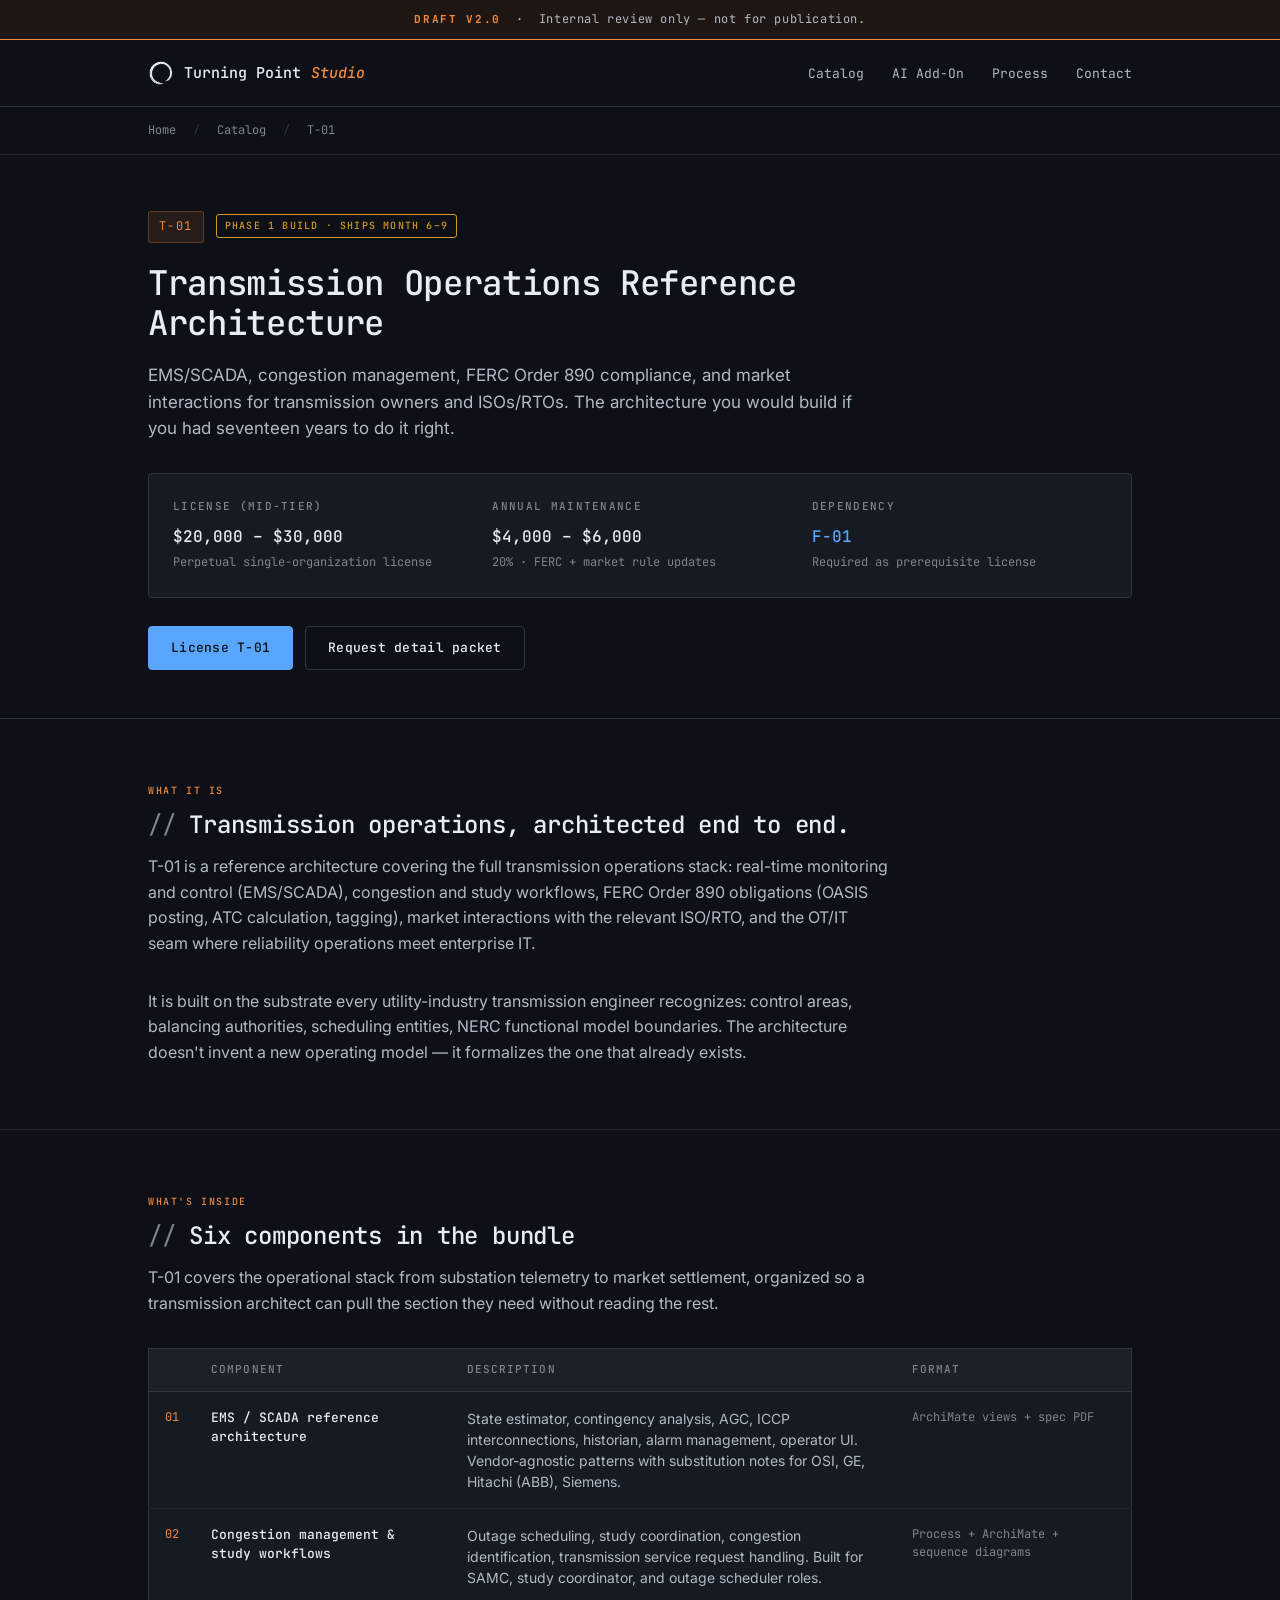
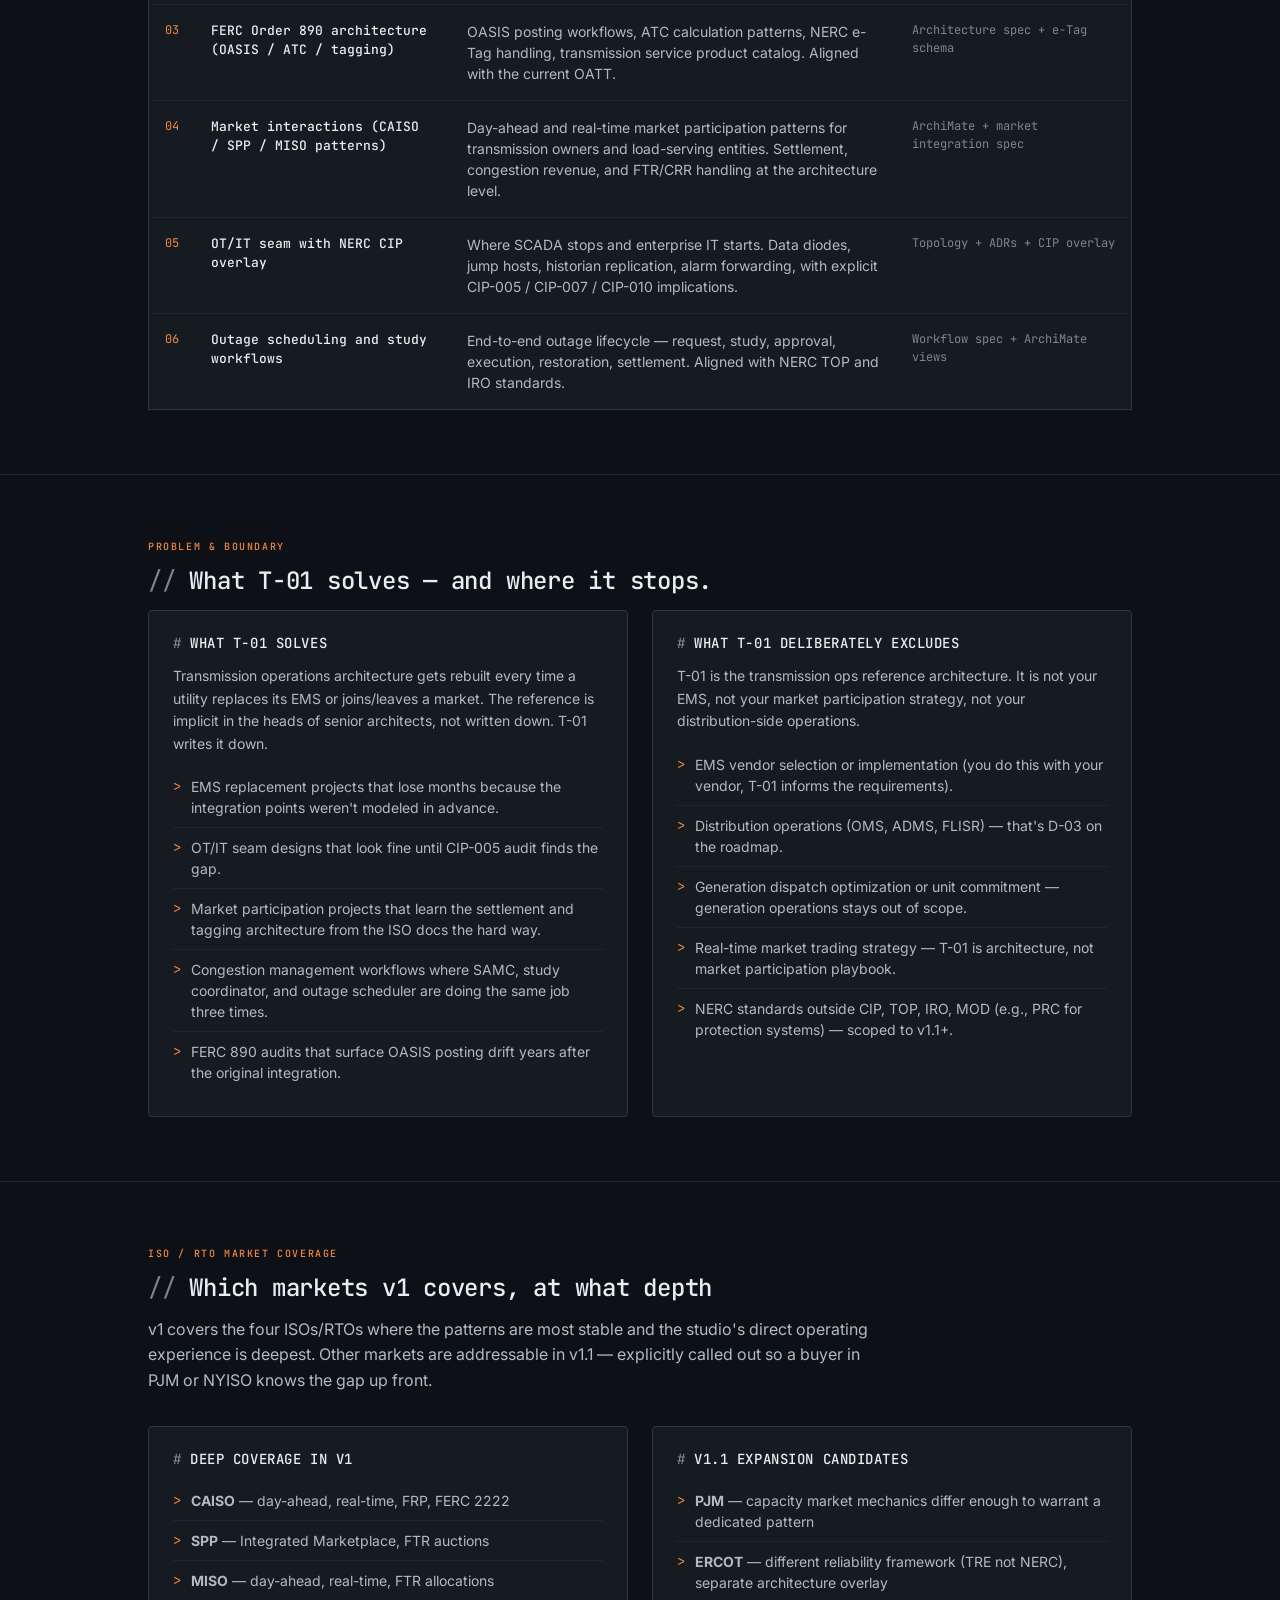
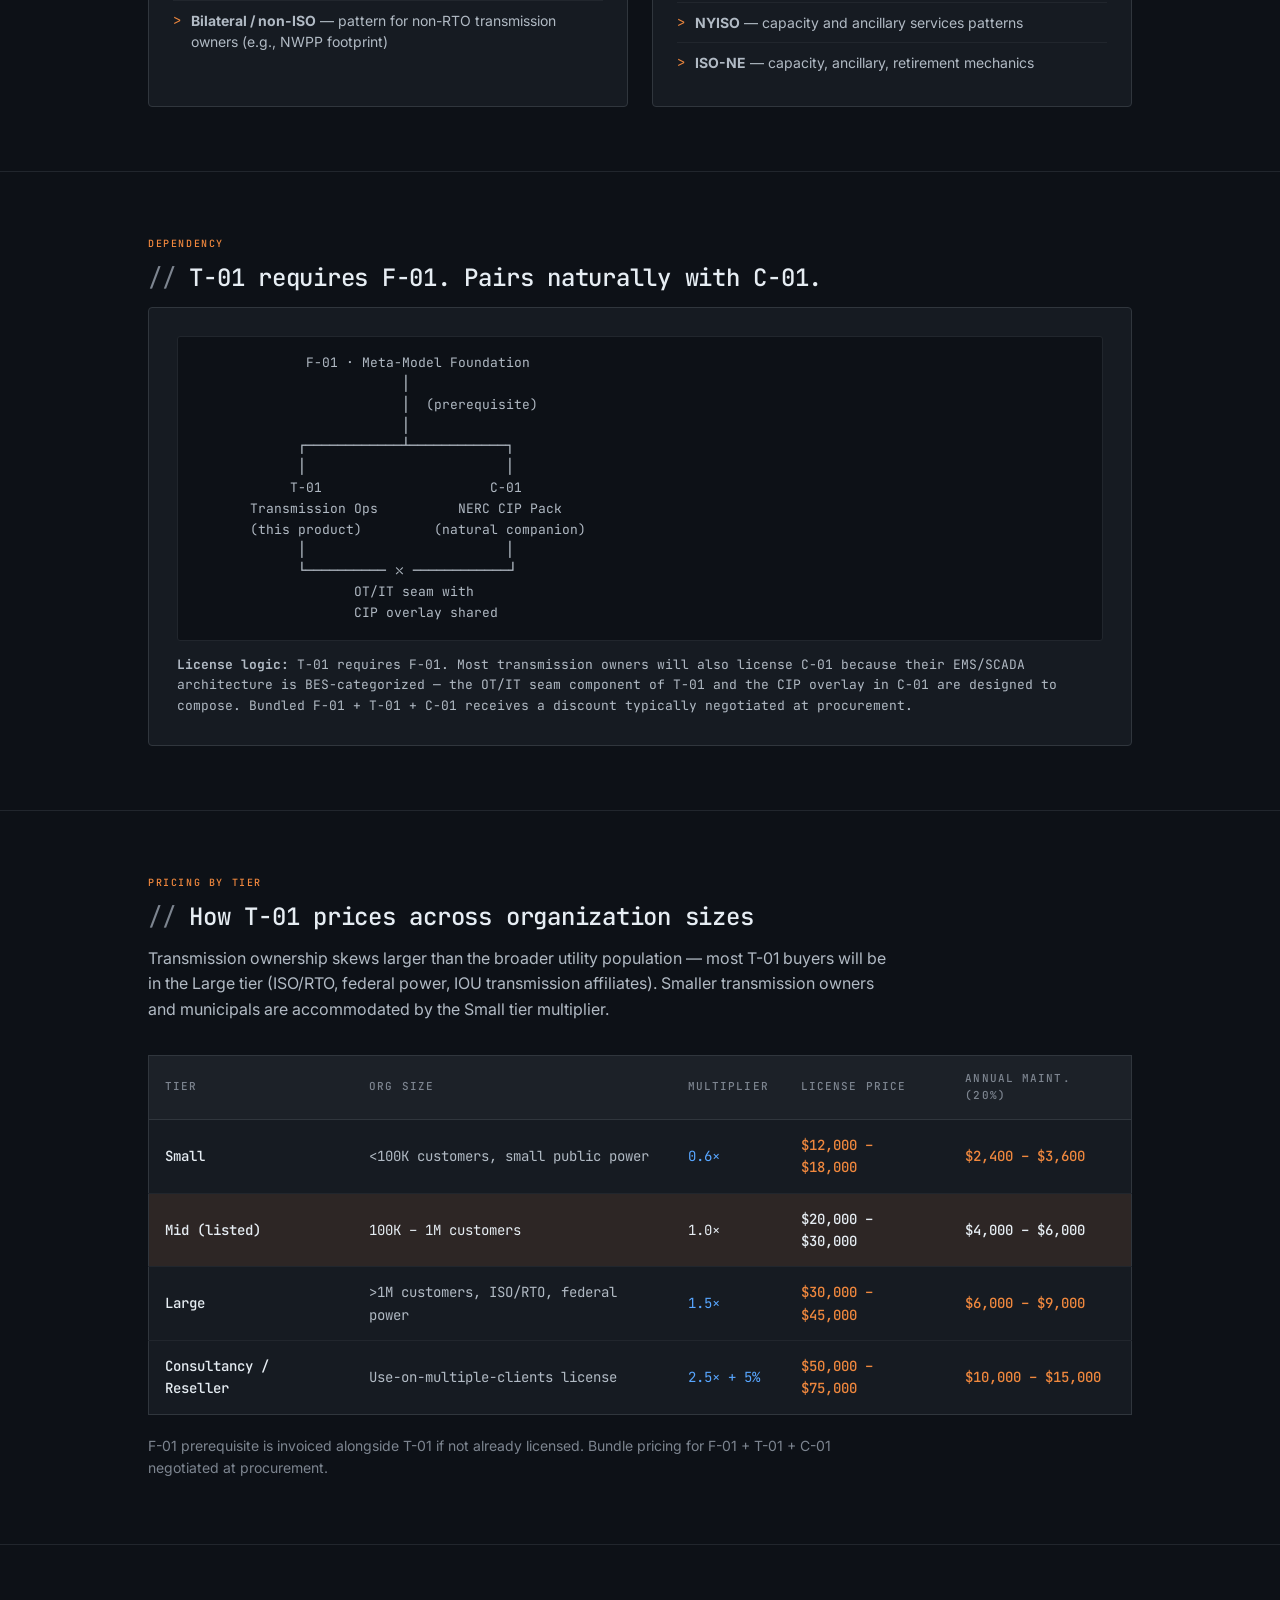
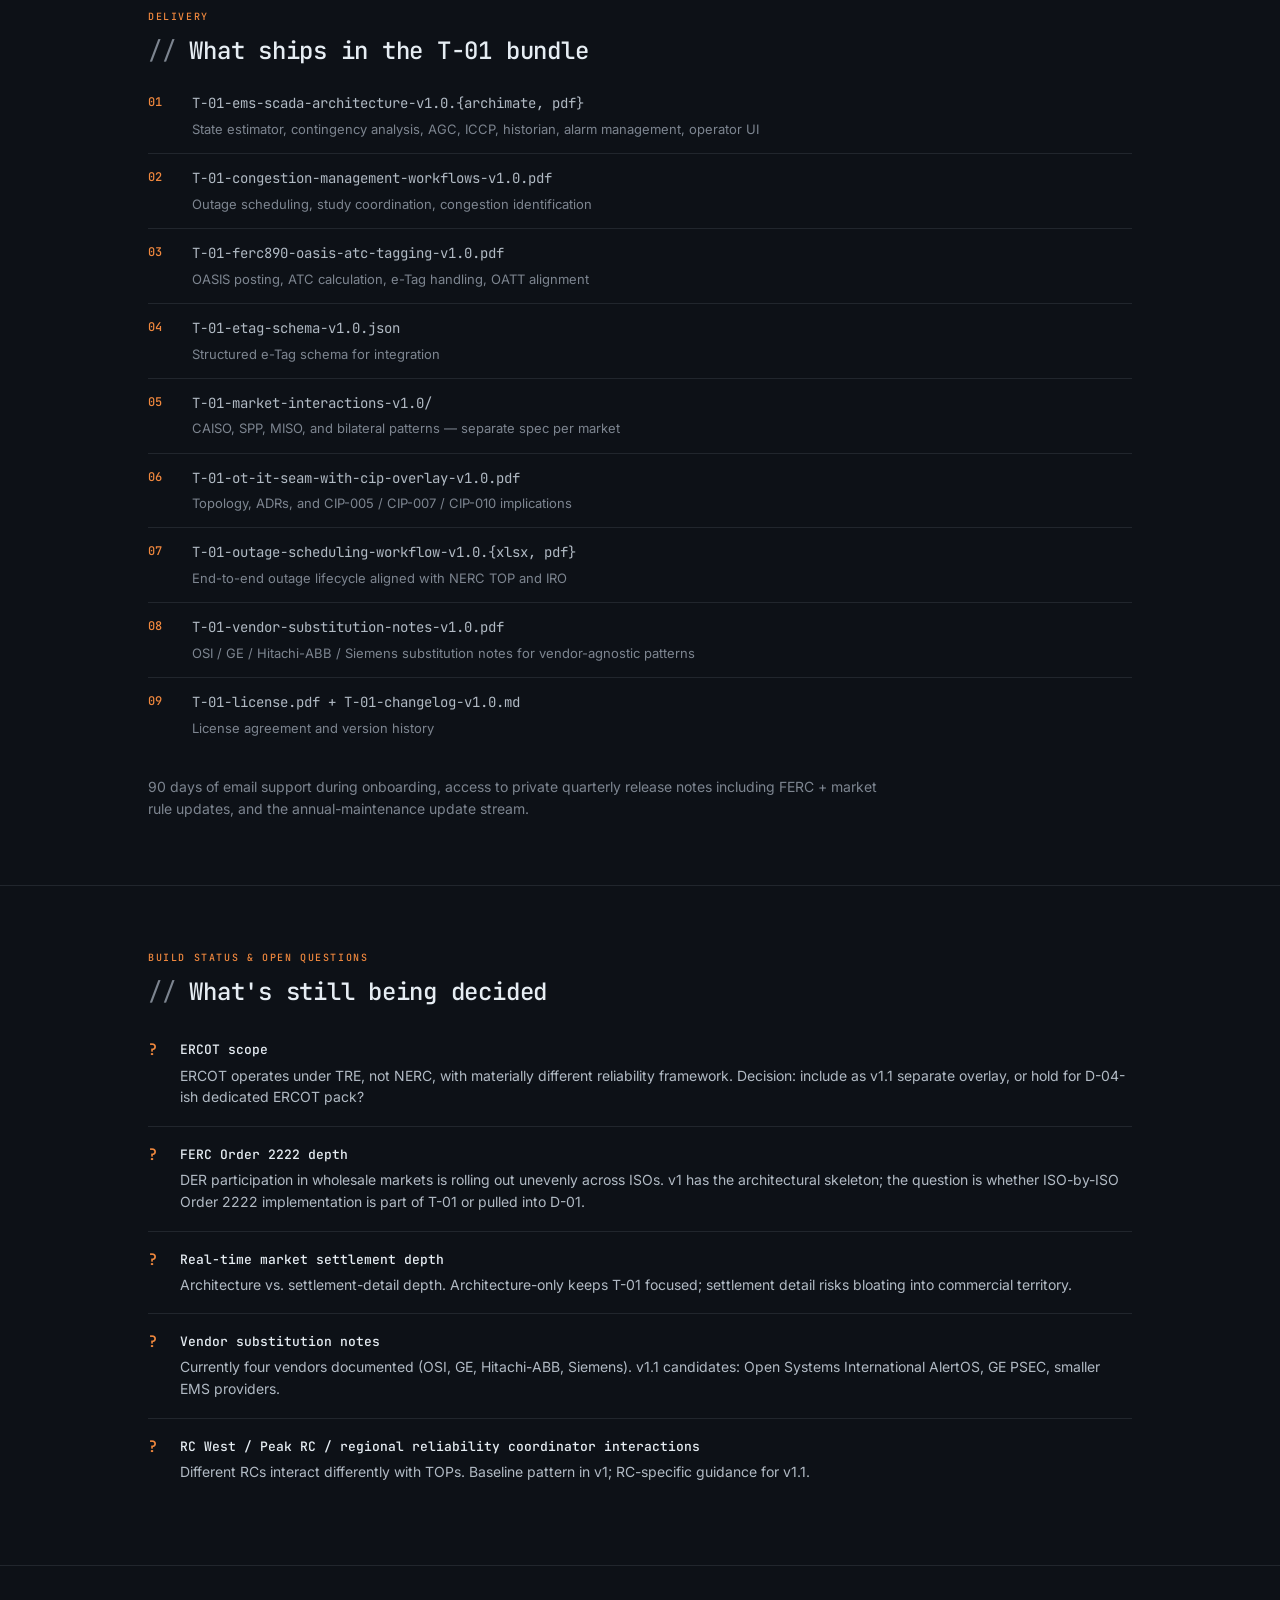
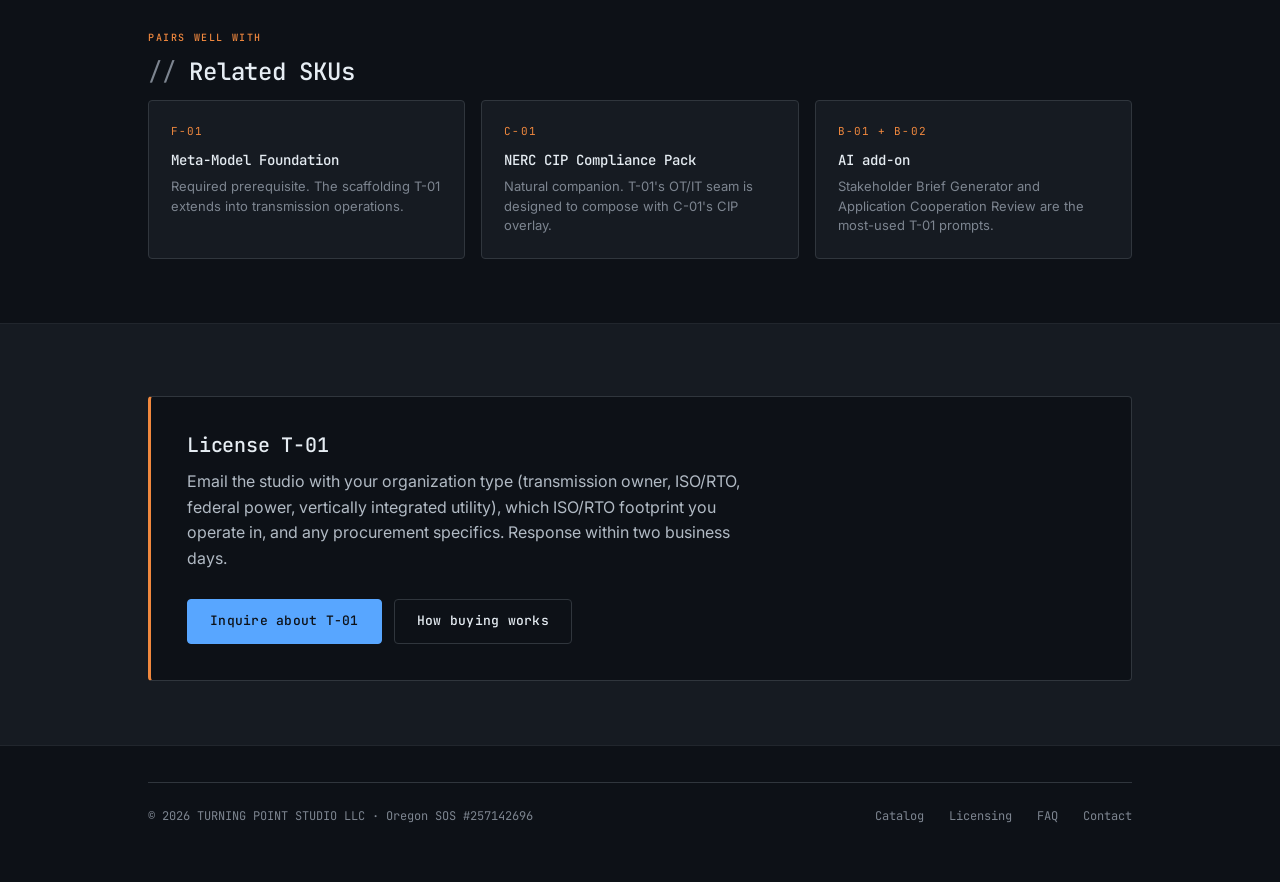
<file: sku/t-01.html>
<!DOCTYPE html>
<html lang="en">
<head>
<meta charset="UTF-8">
<meta name="viewport" content="width=device-width, initial-scale=1.0">
<title>T-01 · Transmission Operations Reference Architecture — Turning Point Studio</title>
<meta name="description" content="T-01 is the reference architecture for transmission operations — EMS/SCADA, congestion management, FERC 890 (OASIS/ATC/tagging), CAISO/SPP/MISO market interactions, OT/IT seam with NERC CIP overlay.">
<meta name="robots" content="noindex,nofollow">
<link rel="preconnect" href="https://fonts.googleapis.com">
<link rel="preconnect" href="https://fonts.gstatic.com" crossorigin>
<link href="https://fonts.googleapis.com/css2?family=Inter:wght@400;500;600;700&family=JetBrains+Mono:wght@400;500;600&display=swap" rel="stylesheet">
<link rel="icon" type="image/png" sizes="32x32" href="../brand/favicon-32.png">
<link rel="alternate icon" href="../brand/favicon.ico">
<link rel="apple-touch-icon" href="../brand/apple-touch-icon.png">
<meta property="og:image" content="https://turningpointstudio.net/brand/og-image.png">
<meta name="twitter:card" content="summary_large_image">
<link rel="stylesheet" href="styles.css">
</head>
<body>

<div class="draft-banner">
  <strong>Draft v2.0</strong> &nbsp;·&nbsp; Internal review only — not for publication.
</div>

<header class="site-header">
  <div class="container header-row">
    <a href="../index-v2-draft.html" class="brand">
      <img class="brand-mark" src="../brand/enso-mark.png" alt="Turning Point Studio mark">
      Turning Point <span>Studio</span>
    </a>
    <nav>
      <a href="../index-v2-draft.html#catalog">Catalog</a>
      <a href="../index-v2-draft.html#ai">AI Add-On</a>
      <a href="../index-v2-draft.html#process">Process</a>
      <a href="../index-v2-draft.html#contact">Contact</a>
    </nav>
  </div>
</header>

<div class="breadcrumb">
  <div class="container">
    <a href="../index-v2-draft.html">Home</a>
    <span class="sep">/</span>
    <a href="../index-v2-draft.html#catalog">Catalog</a>
    <span class="sep">/</span>
    <span>T-01</span>
  </div>
</div>

<div class="sku-hero">
  <div class="container">
    <span class="sku-id-badge">T-01</span>
    <span class="status-pill build">Phase 1 build · ships month 6–9</span>
    <h1>Transmission Operations Reference Architecture</h1>
    <p class="tagline">EMS/SCADA, congestion management, FERC Order 890 compliance, and market interactions for transmission owners and ISOs/RTOs. The architecture you would build if you had seventeen years to do it right.</p>

    <div class="sku-hero-meta">
      <div class="meta-block">
        <div class="meta-label">License (mid-tier)</div>
        <div class="meta-value">$20,000 – $30,000</div>
        <div class="meta-sub">Perpetual single-organization license</div>
      </div>
      <div class="meta-block">
        <div class="meta-label">Annual maintenance</div>
        <div class="meta-value">$4,000 – $6,000</div>
        <div class="meta-sub">20% · FERC + market rule updates</div>
      </div>
      <div class="meta-block">
        <div class="meta-label">Dependency</div>
        <div class="meta-value"><a href="f-01.html">F-01</a></div>
        <div class="meta-sub">Required as prerequisite license</div>
      </div>
    </div>

    <div class="hero-ctas">
      <a href="../index-v2-draft.html#contact" class="btn btn-primary">License T-01</a>
      <a href="../index-v2-draft.html#contact" class="btn btn-secondary">Request detail packet</a>
    </div>
  </div>
</div>

<!-- WHAT T-01 IS -->
<section>
  <div class="container">
    <div class="section-eyebrow">What it is</div>
    <h2>Transmission operations, architected end to end.</h2>
    <p class="section-lede">T-01 is a reference architecture covering the full transmission operations stack: real-time monitoring and control (EMS/SCADA), congestion and study workflows, FERC Order 890 obligations (OASIS posting, ATC calculation, tagging), market interactions with the relevant ISO/RTO, and the OT/IT seam where reliability operations meet enterprise IT.</p>
    <p>It is built on the substrate every utility-industry transmission engineer recognizes: control areas, balancing authorities, scheduling entities, NERC functional model boundaries. The architecture doesn't invent a new operating model — it formalizes the one that already exists.</p>
  </div>
</section>

<!-- COMPONENTS -->
<section>
  <div class="container">
    <div class="section-eyebrow">What's inside</div>
    <h2>Six components in the bundle</h2>
    <p class="section-lede">T-01 covers the operational stack from substation telemetry to market settlement, organized so a transmission architect can pull the section they need without reading the rest.</p>

    <table class="components-table">
      <thead>
        <tr><th></th><th>Component</th><th>Description</th><th>Format</th></tr>
      </thead>
      <tbody>
        <tr>
          <td class="num">01</td>
          <td class="name">EMS / SCADA reference architecture</td>
          <td>State estimator, contingency analysis, AGC, ICCP interconnections, historian, alarm management, operator UI. Vendor-agnostic patterns with substitution notes for OSI, GE, Hitachi (ABB), Siemens.</td>
          <td class="format">ArchiMate views + spec PDF</td>
        </tr>
        <tr>
          <td class="num">02</td>
          <td class="name">Congestion management &amp; study workflows</td>
          <td>Outage scheduling, study coordination, congestion identification, transmission service request handling. Built for SAMC, study coordinator, and outage scheduler roles.</td>
          <td class="format">Process + ArchiMate + sequence diagrams</td>
        </tr>
        <tr>
          <td class="num">03</td>
          <td class="name">FERC Order 890 architecture (OASIS / ATC / tagging)</td>
          <td>OASIS posting workflows, ATC calculation patterns, NERC e-Tag handling, transmission service product catalog. Aligned with the current OATT.</td>
          <td class="format">Architecture spec + e-Tag schema</td>
        </tr>
        <tr>
          <td class="num">04</td>
          <td class="name">Market interactions (CAISO / SPP / MISO patterns)</td>
          <td>Day-ahead and real-time market participation patterns for transmission owners and load-serving entities. Settlement, congestion revenue, and FTR/CRR handling at the architecture level.</td>
          <td class="format">ArchiMate + market integration spec</td>
        </tr>
        <tr>
          <td class="num">05</td>
          <td class="name">OT/IT seam with NERC CIP overlay</td>
          <td>Where SCADA stops and enterprise IT starts. Data diodes, jump hosts, historian replication, alarm forwarding, with explicit CIP-005 / CIP-007 / CIP-010 implications.</td>
          <td class="format">Topology + ADRs + CIP overlay</td>
        </tr>
        <tr>
          <td class="num">06</td>
          <td class="name">Outage scheduling and study workflows</td>
          <td>End-to-end outage lifecycle — request, study, approval, execution, restoration, settlement. Aligned with NERC TOP and IRO standards.</td>
          <td class="format">Workflow spec + ArchiMate views</td>
        </tr>
      </tbody>
    </table>
  </div>
</section>

<!-- PROBLEM / BOUNDARY -->
<section>
  <div class="container">
    <div class="section-eyebrow">Problem &amp; boundary</div>
    <h2>What T-01 solves — and where it stops.</h2>

    <div class="dual-block">
      <div class="dual-col">
        <h3>What T-01 solves</h3>
        <p>Transmission operations architecture gets rebuilt every time a utility replaces its EMS or joins/leaves a market. The reference is implicit in the heads of senior architects, not written down. T-01 writes it down.</p>
        <ul>
          <li>EMS replacement projects that lose months because the integration points weren't modeled in advance.</li>
          <li>OT/IT seam designs that look fine until CIP-005 audit finds the gap.</li>
          <li>Market participation projects that learn the settlement and tagging architecture from the ISO docs the hard way.</li>
          <li>Congestion management workflows where SAMC, study coordinator, and outage scheduler are doing the same job three times.</li>
          <li>FERC 890 audits that surface OASIS posting drift years after the original integration.</li>
        </ul>
      </div>
      <div class="dual-col">
        <h3>What T-01 deliberately excludes</h3>
        <p>T-01 is the transmission ops reference architecture. It is not your EMS, not your market participation strategy, not your distribution-side operations.</p>
        <ul>
          <li>EMS vendor selection or implementation (you do this with your vendor, T-01 informs the requirements).</li>
          <li>Distribution operations (OMS, ADMS, FLISR) — that's D-03 on the roadmap.</li>
          <li>Generation dispatch optimization or unit commitment — generation operations stays out of scope.</li>
          <li>Real-time market trading strategy — T-01 is architecture, not market participation playbook.</li>
          <li>NERC standards outside CIP, TOP, IRO, MOD (e.g., PRC for protection systems) — scoped to v1.1+.</li>
        </ul>
      </div>
    </div>
  </div>
</section>

<!-- ISO/RTO COVERAGE -->
<section>
  <div class="container">
    <div class="section-eyebrow">ISO / RTO market coverage</div>
    <h2>Which markets v1 covers, at what depth</h2>
    <p class="section-lede">v1 covers the four ISOs/RTOs where the patterns are most stable and the studio's direct operating experience is deepest. Other markets are addressable in v1.1 — explicitly called out so a buyer in PJM or NYISO knows the gap up front.</p>

    <div class="dual-block">
      <div class="dual-col">
        <h3>Deep coverage in v1</h3>
        <ul>
          <li><strong>CAISO</strong> — day-ahead, real-time, FRP, FERC 2222</li>
          <li><strong>SPP</strong> — Integrated Marketplace, FTR auctions</li>
          <li><strong>MISO</strong> — day-ahead, real-time, FTR allocations</li>
          <li><strong>Bilateral / non-ISO</strong> — pattern for non-RTO transmission owners (e.g., NWPP footprint)</li>
        </ul>
      </div>
      <div class="dual-col">
        <h3>v1.1 expansion candidates</h3>
        <ul>
          <li><strong>PJM</strong> — capacity market mechanics differ enough to warrant a dedicated pattern</li>
          <li><strong>ERCOT</strong> — different reliability framework (TRE not NERC), separate architecture overlay</li>
          <li><strong>NYISO</strong> — capacity and ancillary services patterns</li>
          <li><strong>ISO-NE</strong> — capacity, ancillary, retirement mechanics</li>
        </ul>
      </div>
    </div>
  </div>
</section>

<!-- DEPENDENCIES -->
<section>
  <div class="container">
    <div class="section-eyebrow">Dependency</div>
    <h2>T-01 requires F-01. Pairs naturally with C-01.</h2>

    <div class="deps-block">
      <div class="deps-diagram">              F-01 · Meta-Model Foundation
                          │
                          │  (prerequisite)
                          │
             ┌────────────┴────────────┐
             │                         │
            T-01                     C-01
       Transmission Ops          NERC CIP Pack
       (this product)         (natural companion)
             │                         │
             └────────── ⤬ ────────────┘
                    OT/IT seam with
                    CIP overlay shared</div>
      <div class="deps-note"><strong>License logic:</strong> T-01 requires F-01. Most transmission owners will also license C-01 because their EMS/SCADA architecture is BES-categorized — the OT/IT seam component of T-01 and the CIP overlay in C-01 are designed to compose. Bundled F-01 + T-01 + C-01 receives a discount typically negotiated at procurement.</div>
    </div>
  </div>
</section>

<!-- PRICING -->
<section>
  <div class="container">
    <div class="section-eyebrow">Pricing by tier</div>
    <h2>How T-01 prices across organization sizes</h2>
    <p class="section-lede">Transmission ownership skews larger than the broader utility population — most T-01 buyers will be in the Large tier (ISO/RTO, federal power, IOU transmission affiliates). Smaller transmission owners and municipals are accommodated by the Small tier multiplier.</p>

    <table class="tier-table-full">
      <thead>
        <tr><th>Tier</th><th>Org size</th><th>Multiplier</th><th>License price</th><th>Annual maint. (20%)</th></tr>
      </thead>
      <tbody>
        <tr>
          <td class="tier-name">Small</td>
          <td>&lt;100K customers, small public power</td>
          <td class="mult">0.6×</td>
          <td class="price">$12,000 – $18,000</td>
          <td class="price">$2,400 – $3,600</td>
        </tr>
        <tr class="listed">
          <td class="tier-name">Mid (listed)</td>
          <td>100K – 1M customers</td>
          <td class="mult">1.0×</td>
          <td class="price">$20,000 – $30,000</td>
          <td class="price">$4,000 – $6,000</td>
        </tr>
        <tr>
          <td class="tier-name">Large</td>
          <td>&gt;1M customers, ISO/RTO, federal power</td>
          <td class="mult">1.5×</td>
          <td class="price">$30,000 – $45,000</td>
          <td class="price">$6,000 – $9,000</td>
        </tr>
        <tr>
          <td class="tier-name">Consultancy / Reseller</td>
          <td>Use-on-multiple-clients license</td>
          <td class="mult">2.5× + 5%</td>
          <td class="price">$50,000 – $75,000</td>
          <td class="price">$10,000 – $15,000</td>
        </tr>
      </tbody>
    </table>
    <p style="font-size: 14px; color: var(--muted); margin-top: 20px;">F-01 prerequisite is invoiced alongside T-01 if not already licensed. Bundle pricing for F-01 + T-01 + C-01 negotiated at procurement.</p>
  </div>
</section>

<!-- BUNDLE -->
<section>
  <div class="container">
    <div class="section-eyebrow">Delivery</div>
    <h2>What ships in the T-01 bundle</h2>

    <ul class="bundle-list">
      <li>T-01-ems-scada-architecture-v1.0.{archimate, pdf}
        <span class="desc">State estimator, contingency analysis, AGC, ICCP, historian, alarm management, operator UI</span></li>
      <li>T-01-congestion-management-workflows-v1.0.pdf
        <span class="desc">Outage scheduling, study coordination, congestion identification</span></li>
      <li>T-01-ferc890-oasis-atc-tagging-v1.0.pdf
        <span class="desc">OASIS posting, ATC calculation, e-Tag handling, OATT alignment</span></li>
      <li>T-01-etag-schema-v1.0.json
        <span class="desc">Structured e-Tag schema for integration</span></li>
      <li>T-01-market-interactions-v1.0/
        <span class="desc">CAISO, SPP, MISO, and bilateral patterns — separate spec per market</span></li>
      <li>T-01-ot-it-seam-with-cip-overlay-v1.0.pdf
        <span class="desc">Topology, ADRs, and CIP-005 / CIP-007 / CIP-010 implications</span></li>
      <li>T-01-outage-scheduling-workflow-v1.0.{xlsx, pdf}
        <span class="desc">End-to-end outage lifecycle aligned with NERC TOP and IRO</span></li>
      <li>T-01-vendor-substitution-notes-v1.0.pdf
        <span class="desc">OSI / GE / Hitachi-ABB / Siemens substitution notes for vendor-agnostic patterns</span></li>
      <li>T-01-license.pdf + T-01-changelog-v1.0.md
        <span class="desc">License agreement and version history</span></li>
    </ul>
    <p style="font-size: 14px; color: var(--muted); margin-top: 24px;">90 days of email support during onboarding, access to private quarterly release notes including FERC + market rule updates, and the annual-maintenance update stream.</p>
  </div>
</section>

<!-- OPEN QUESTIONS -->
<section>
  <div class="container">
    <div class="section-eyebrow">Build status &amp; open questions</div>
    <h2>What's still being decided</h2>

    <ul class="questions-list">
      <li>
        <strong>ERCOT scope</strong>
        ERCOT operates under TRE, not NERC, with materially different reliability framework. Decision: include as v1.1 separate overlay, or hold for D-04-ish dedicated ERCOT pack?
      </li>
      <li>
        <strong>FERC Order 2222 depth</strong>
        DER participation in wholesale markets is rolling out unevenly across ISOs. v1 has the architectural skeleton; the question is whether ISO-by-ISO Order 2222 implementation is part of T-01 or pulled into D-01.
      </li>
      <li>
        <strong>Real-time market settlement depth</strong>
        Architecture vs. settlement-detail depth. Architecture-only keeps T-01 focused; settlement detail risks bloating into commercial territory.
      </li>
      <li>
        <strong>Vendor substitution notes</strong>
        Currently four vendors documented (OSI, GE, Hitachi-ABB, Siemens). v1.1 candidates: Open Systems International AlertOS, GE PSEC, smaller EMS providers.
      </li>
      <li>
        <strong>RC West / Peak RC / regional reliability coordinator interactions</strong>
        Different RCs interact differently with TOPs. Baseline pattern in v1; RC-specific guidance for v1.1.
      </li>
    </ul>
  </div>
</section>

<!-- RELATED -->
<section>
  <div class="container">
    <div class="section-eyebrow">Pairs well with</div>
    <h2>Related SKUs</h2>
    <div class="related-grid">
      <a class="related-card" href="f-01.html">
        <div class="rc-id">F-01</div>
        <div class="rc-name">Meta-Model Foundation</div>
        <div class="rc-desc">Required prerequisite. The scaffolding T-01 extends into transmission operations.</div>
      </a>
      <a class="related-card" href="c-01.html">
        <div class="rc-id">C-01</div>
        <div class="rc-name">NERC CIP Compliance Pack</div>
        <div class="rc-desc">Natural companion. T-01's OT/IT seam is designed to compose with C-01's CIP overlay.</div>
      </a>
      <a class="related-card" href="ai-add-on.html">
        <div class="rc-id">B-01 + B-02</div>
        <div class="rc-name">AI add-on</div>
        <div class="rc-desc">Stakeholder Brief Generator and Application Cooperation Review are the most-used T-01 prompts.</div>
      </a>
    </div>
  </div>
</section>

<!-- CTA -->
<section class="cta-section">
  <div class="container">
    <div class="cta-card">
      <h3>License T-01</h3>
      <p>Email the studio with your organization type (transmission owner, ISO/RTO, federal power, vertically integrated utility), which ISO/RTO footprint you operate in, and any procurement specifics. Response within two business days.</p>
      <div class="hero-ctas">
        <a href="../index-v2-draft.html#contact" class="btn btn-primary">Inquire about T-01</a>
        <a href="../index-v2-draft.html#process" class="btn btn-secondary">How buying works</a>
      </div>
    </div>
  </div>
</section>

<footer class="site-footer">
  <div class="container">
    <div class="footer-row">
      <div>&copy; 2026 TURNING POINT STUDIO LLC &middot; Oregon SOS #257142696</div>
      <div class="footer-links">
        <a href="../index-v2-draft.html#catalog">Catalog</a>
        <a href="../index-v2-draft.html#process">Licensing</a>
        <a href="../index-v2-draft.html#faq">FAQ</a>
        <a href="../index-v2-draft.html#contact">Contact</a>
      </div>
    </div>
  </div>
</footer>
</file>
<file: site.css>
/* Turning Point Studio — shared site styles (root pages)
   v2.0 IDE-dark. Mirrors sku/styles.css tokens so the homepage, community
   page, and SKU pages read as one brand. Mark = the real brush ensō
   (brand/enso-mark.png), light on dark. See brand/brand-guide.md. */

:root {
  --bg:           #0d1117;
  --surface:      #161b22;
  --surface-2:    #1c2128;
  --rule:         #30363d;
  --rule-soft:    #21262d;
  --text:         #e6edf3;
  --text-2:       #b1bac4;
  --muted:        #7d8590;
  --cool:         #58a6ff;
  --cool-bright:  #79c0ff;
  --ok:           #3fb950;
  --warn:         #d29922;
  --font-sans: 'Inter', -apple-system, BlinkMacSystemFont, 'Segoe UI', sans-serif;
  --font-mono: 'JetBrains Mono', 'Fira Code', ui-monospace, SFMono-Regular, Menlo, monospace;
}

* { box-sizing: border-box; margin: 0; padding: 0; }
html { scroll-behavior: smooth; background: var(--bg); }
body {
  font-family: var(--font-sans);
  color: var(--text-2);
  background: var(--bg);
  line-height: 1.65;
  font-size: 17px;
  -webkit-font-smoothing: antialiased;
}
h1, h2, h3 { font-family: var(--font-mono); font-weight: 500; letter-spacing: -0.01em; line-height: 1.18; color: var(--text); }
a { color: var(--cool); text-decoration: none; }
a:hover { color: var(--cool-bright); }
.container { max-width: 880px; margin: 0 auto; padding: 0 28px; }
.mono { font-family: var(--font-mono); }

/* Header */
header {
  border-bottom: 1px solid var(--rule);
  padding: 18px 0;
  background: rgba(13,17,23,0.85);
  backdrop-filter: blur(6px);
  position: sticky; top: 0; z-index: 10;
}
.header-row { display: flex; justify-content: space-between; align-items: center; }
.brand {
  display: inline-flex; align-items: center; gap: 11px;
  font-family: var(--font-mono); font-size: 16px; font-weight: 500;
  color: var(--text); text-decoration: none; letter-spacing: 0;
}
.brand:hover { color: var(--text); }
.brand .brand-mark { width: 30px; height: 30px; display: block; flex-shrink: 0; }
.brand span { color: var(--cool); }
nav a {
  color: var(--text-2); text-decoration: none; margin-left: 26px;
  font-size: 13px; font-weight: 400; font-family: var(--font-mono);
}
nav a:hover { color: var(--cool); }

/* Hero */
.hero { padding: 104px 0 84px; border-bottom: 1px solid var(--rule); }
.eyebrow {
  font-family: var(--font-mono); font-size: 13px; font-weight: 400;
  color: var(--muted); margin-bottom: 26px; letter-spacing: 0;
}
.eyebrow::before { content: "// "; color: var(--cool); }
.hero h1 { font-size: 46px; margin-bottom: 30px; max-width: 760px; }
.hero .lede { font-size: 20px; color: var(--text-2); max-width: 680px; font-weight: 300; line-height: 1.55; }
.hero .lede strong { color: var(--text); font-weight: 500; }

/* Sections */
section { padding: 80px 0; border-bottom: 1px solid var(--rule); }
section h2 { font-size: 30px; margin-bottom: 24px; }
section > .container > p { margin-bottom: 18px; color: var(--text-2); max-width: 700px; }
section > .container > p:last-child { margin-bottom: 0; }

/* Practice areas */
.practice-list { list-style: none; margin-top: 36px; }
.practice-list li {
  padding: 22px 0; border-top: 1px solid var(--rule-soft);
  display: grid; grid-template-columns: 230px 1fr; gap: 32px; align-items: baseline;
}
.practice-list li:last-child { border-bottom: 1px solid var(--rule-soft); }
.practice-list .pa-title { font-family: var(--font-mono); font-size: 16px; font-weight: 500; color: var(--text); }
.practice-list .pa-title small { font-weight: 400; color: var(--muted); }
.practice-list .pa-desc { font-size: 15px; color: var(--text-2); line-height: 1.6; }

/* Principles */
.principles { display: grid; gap: 34px; margin-top: 40px; }
.principle { display: grid; grid-template-columns: 52px 1fr; gap: 24px; align-items: start; }
.principle .num { font-family: var(--font-mono); font-size: 22px; color: var(--cool); font-weight: 500; line-height: 1; padding-top: 4px; }
.principle h3 { font-size: 18px; margin-bottom: 8px; }
.principle p { font-size: 16px; margin: 0; color: var(--text-2); }

/* Credentials */
.credentials { margin-top: 34px; padding-top: 28px; border-top: 1px solid var(--rule-soft); display: grid; gap: 18px; }
.credentials .label { font-family: var(--font-mono); font-size: 11px; letter-spacing: 0.12em; text-transform: uppercase; color: var(--muted); font-weight: 500; margin-bottom: 6px; }
.credentials .item { font-size: 15px; color: var(--text-2); }

/* Cards (contact / status) */
.card {
  background: var(--surface); border: 1px solid var(--rule);
  border-radius: 10px; padding: 36px 36px; margin-top: 28px;
}
.card .label { font-family: var(--font-mono); font-size: 11px; letter-spacing: 0.12em; text-transform: uppercase; color: var(--muted); font-weight: 500; margin-bottom: 10px; }
.card .card-title { font-family: var(--font-mono); font-size: 19px; font-weight: 500; color: var(--text); margin-bottom: 14px; }
.card p { color: var(--text-2); margin-bottom: 14px; max-width: none; }
.card p:last-of-type { margin-bottom: 0; }
.contact-link {
  display: inline-block; margin-top: 18px; font-family: var(--font-mono);
  font-size: 16px; color: var(--cool); text-decoration: none;
  border-bottom: 1px solid var(--rule); padding-bottom: 3px;
}
.contact-link::before { content: "$ "; color: var(--muted); }
.contact-link:hover { color: var(--cool-bright); border-bottom-color: var(--cool); }

/* Model previews */
.models { display: grid; gap: 30px; margin-top: 38px; }
.model-card { border: 1px solid var(--rule); border-radius: 10px; overflow: hidden; background: var(--surface); }
.model-head {
  display: flex; align-items: center; gap: 8px;
  font-family: var(--font-mono); font-size: 12.5px; color: var(--text-2);
  padding: 12px 16px; border-bottom: 1px solid var(--rule); background: var(--surface-2);
}
.model-head .dot { width: 9px; height: 9px; border-radius: 50%; background: var(--rule); flex-shrink: 0; }
.model-head .dot:first-child { background: #e06c5a; }
.model-head .name { margin-left: 4px; }
.model-head .file { margin-left: auto; color: var(--muted); font-size: 11.5px; }
.model-canvas { background: #ffffff; }
.model-canvas img { display: block; width: 100%; height: auto; }
.model-cap { font-size: 14px; color: var(--text-2); line-height: 1.55; padding: 14px 18px; border-top: 1px solid var(--rule); }

/* Footer */
footer { padding: 40px 0 64px; font-size: 13px; color: var(--muted); font-family: var(--font-mono); }
.footer-row { display: flex; justify-content: space-between; flex-wrap: wrap; gap: 12px; }

/* Responsive */
@media (max-width: 640px) {
  .hero { padding: 60px 0 52px; }
  .hero h1 { font-size: 32px; }
  .hero .lede { font-size: 18px; }
  section { padding: 52px 0; }
  section h2 { font-size: 24px; }
  nav a { margin-left: 16px; font-size: 12px; }
  .card { padding: 26px 22px; }
  .principle { grid-template-columns: 40px 1fr; gap: 16px; }
  .practice-list li { grid-template-columns: 1fr; gap: 6px; }
}
</file>
<file: sku/styles.css>
/* TURNING POINT STUDIO — SKU page shared styles
   v2.1 IDE-dark — engineering aesthetic with one warm thread (terracotta accent).
   Headings in JetBrains Mono; dark surface palette; cool blue technical accent;
   terracotta reserved for SKU IDs, hovers, and the warm signal that ties to
   the woodworking-side brand. */

:root {
  /* surfaces — GitHub dark family */
  --bg:           #0d1117;
  --surface:      #161b22;
  --surface-2:    #1c2128;
  --surface-warm: #1d1612;        /* dark terracotta-tinted surface, used sparingly */

  /* borders */
  --rule:         #30363d;
  --rule-soft:    #21262d;

  /* text */
  --text:         #e6edf3;
  --text-2:       #b1bac4;        /* secondary */
  --muted:        #7d8590;        /* tertiary */

  /* accents */
  --warm:         #f0883e;        /* terracotta-on-dark — the warm thread */
  --warm-soft:    #ffb088;
  --warm-bg:      rgba(240,136,62,0.10);
  --cool:         #58a6ff;        /* technical blue — primary action accent */
  --cool-bg:      rgba(88,166,255,0.10);
  --ok:           #3fb950;
  --warn:         #d29922;

  /* type */
  --font-sans: 'Inter', -apple-system, BlinkMacSystemFont, 'Segoe UI', sans-serif;
  --font-mono: 'JetBrains Mono', 'Fira Code', ui-monospace, SFMono-Regular, Menlo, monospace;
}

* { box-sizing: border-box; margin: 0; padding: 0; }
html { scroll-behavior: smooth; background: var(--bg); }
body {
  font-family: var(--font-sans);
  color: var(--text-2);
  background: var(--bg);
  line-height: 1.6;
  font-size: 16px;
  -webkit-font-smoothing: antialiased;
}

h1, h2, h3, h4 {
  font-family: var(--font-mono);
  font-weight: 500;
  letter-spacing: -0.01em;
  line-height: 1.2;
  color: var(--text);
}

.container { max-width: 1040px; margin: 0 auto; padding: 0 28px; }
.container-narrow { max-width: 800px; margin: 0 auto; padding: 0 28px; }

a { color: var(--cool); text-decoration: none; }
a:hover { color: var(--warm); }

code, .mono { font-family: var(--font-mono); font-size: 13px; color: var(--text-2); }

/* DRAFT banner */
.draft-banner {
  background: #1d1612;
  color: var(--text-2);
  text-align: center;
  padding: 10px 20px;
  font-size: 12px;
  letter-spacing: 0.05em;
  font-family: var(--font-mono);
  border-bottom: 1px solid var(--warm);
}
.draft-banner strong { color: var(--warm); letter-spacing: 0.15em; text-transform: uppercase; font-size: 11px; }

/* Header */
header.site-header {
  border-bottom: 1px solid var(--rule);
  padding: 20px 0;
  background: var(--bg);
  position: sticky;
  top: 0;
  z-index: 10;
}
.header-row { display: flex; justify-content: space-between; align-items: center; }
.brand {
  display: inline-flex;
  align-items: center;
  gap: 10px;
  font-family: var(--font-mono);
  font-size: 15px;
  font-weight: 500;
  color: var(--text);
  text-decoration: none;
  letter-spacing: 0;
}
.brand .brand-mark {
  width: 26px;
  height: 26px;
  color: var(--warm);
  flex-shrink: 0;
  display: block;
}
.brand span { color: var(--warm); font-style: italic; }
header.site-header nav a {
  color: var(--text-2);
  margin-left: 24px;
  font-size: 13px;
  font-weight: 400;
  font-family: var(--font-mono);
}
header.site-header nav a:hover { color: var(--warm); }

/* Breadcrumb */
.breadcrumb {
  padding: 14px 0;
  border-bottom: 1px solid var(--rule-soft);
  font-size: 12px;
  color: var(--muted);
  background: var(--bg);
  font-family: var(--font-mono);
}
.breadcrumb a { color: var(--muted); }
.breadcrumb a:hover { color: var(--warm); }
.breadcrumb .sep { margin: 0 10px; color: var(--rule); }

/* SKU hero */
.sku-hero { padding: 56px 0 48px; border-bottom: 1px solid var(--rule); }
.sku-id-badge {
  font-family: var(--font-mono);
  font-size: 12px;
  color: var(--warm);
  letter-spacing: 0.12em;
  padding: 5px 10px;
  background: var(--warm-bg);
  border: 1px solid rgba(240,136,62,0.3);
  border-radius: 3px;
  display: inline-block;
  margin-bottom: 20px;
}
.sku-hero h1 {
  font-size: 34px;
  margin-bottom: 18px;
  max-width: 820px;
  color: var(--text);
}
.sku-hero .tagline {
  font-size: 17px;
  color: var(--text-2);
  max-width: 720px;
  font-weight: 400;
  line-height: 1.55;
  margin-bottom: 32px;
}
.sku-hero-meta {
  display: grid;
  grid-template-columns: 1fr 1fr 1fr;
  gap: 24px;
  padding: 24px;
  background: var(--surface);
  border: 1px solid var(--rule);
  border-radius: 4px;
  margin-top: 8px;
}
.meta-block .meta-label {
  font-family: var(--font-mono);
  font-size: 11px;
  text-transform: uppercase;
  letter-spacing: 0.12em;
  color: var(--muted);
  font-weight: 500;
  margin-bottom: 8px;
}
.meta-block .meta-value {
  font-family: var(--font-mono);
  font-size: 16px;
  color: var(--text);
  font-weight: 500;
}
.meta-block .meta-sub {
  font-size: 12px;
  color: var(--muted);
  margin-top: 4px;
  font-family: var(--font-mono);
}
.hero-ctas { display: flex; gap: 12px; flex-wrap: wrap; margin-top: 28px; }

/* Status pill */
.status-pill {
  display: inline-block;
  font-family: var(--font-mono);
  font-size: 10px;
  font-weight: 500;
  letter-spacing: 0.12em;
  text-transform: uppercase;
  padding: 3px 8px;
  border-radius: 3px;
  margin-left: 8px;
  vertical-align: middle;
  border: 1px solid currentColor;
}
.status-pill.shipping { color: var(--ok); }
.status-pill.build    { color: var(--warn); }
.status-pill.planned  { color: var(--muted); }

/* Buttons */
.btn {
  display: inline-block;
  padding: 11px 22px;
  font-size: 13px;
  font-weight: 500;
  text-decoration: none;
  border-radius: 4px;
  cursor: pointer;
  font-family: var(--font-mono);
  letter-spacing: 0.02em;
  transition: all 0.12s ease;
  border: 1px solid transparent;
}
.btn-primary { background: var(--cool); color: var(--bg); border-color: var(--cool); }
.btn-primary:hover { background: var(--warm); border-color: var(--warm); color: var(--bg); }
.btn-secondary { background: transparent; color: var(--text); border-color: var(--rule); }
.btn-secondary:hover { border-color: var(--warm); color: var(--warm); }

/* Sections */
section { padding: 64px 0; border-bottom: 1px solid var(--rule-soft); }
section h2 { font-size: 24px; margin-bottom: 14px; color: var(--text); }
section h2::before {
  content: "// ";
  color: var(--muted);
  font-weight: 400;
}
section .section-eyebrow {
  font-family: var(--font-mono);
  text-transform: uppercase;
  letter-spacing: 0.16em;
  font-size: 10px;
  font-weight: 500;
  color: var(--warm);
  margin-bottom: 12px;
}
section .section-lede {
  font-size: 16px;
  color: var(--text-2);
  max-width: 740px;
  font-weight: 400;
  line-height: 1.6;
  margin-bottom: 32px;
}
section p { color: var(--text-2); max-width: 740px; margin-bottom: 14px; }
section p:last-child { margin-bottom: 0; }

/* Components table */
.components-table {
  width: 100%;
  border-collapse: collapse;
  margin-top: 8px;
  background: var(--surface);
  border: 1px solid var(--rule);
  border-radius: 4px;
}
.components-table th {
  font-family: var(--font-mono);
  text-align: left;
  font-size: 11px;
  text-transform: uppercase;
  letter-spacing: 0.1em;
  color: var(--muted);
  padding: 12px 16px;
  border-bottom: 1px solid var(--rule);
  font-weight: 500;
  background: var(--surface-2);
}
.components-table th:first-child { border-top-left-radius: 4px; }
.components-table th:last-child  { border-top-right-radius: 4px; }
.components-table td {
  padding: 16px;
  border-bottom: 1px solid var(--rule-soft);
  font-size: 14px;
  color: var(--text-2);
  vertical-align: top;
  line-height: 1.5;
}
.components-table tr:last-child td { border-bottom: none; }
.components-table td.num {
  width: 44px;
  font-family: var(--font-mono);
  color: var(--warm);
  font-size: 12px;
}
.components-table td.name {
  width: 26%;
  color: var(--text);
  font-weight: 500;
  font-family: var(--font-mono);
  font-size: 13px;
}
.components-table td.format {
  width: 24%;
  font-size: 12px;
  color: var(--muted);
  font-family: var(--font-mono);
}
.components-table td.format code {
  font-size: 11px;
  background: var(--bg);
  padding: 2px 6px;
  border-radius: 3px;
  color: var(--cool);
  border: 1px solid var(--rule-soft);
}

/* Dual-column blocks */
.dual-block { display: grid; grid-template-columns: 1fr 1fr; gap: 24px; margin-top: 8px; }
.dual-block .dual-col {
  background: var(--surface);
  border: 1px solid var(--rule);
  padding: 24px;
  border-radius: 4px;
}
.dual-block .dual-col h3 {
  font-size: 14px;
  font-family: var(--font-mono);
  font-weight: 500;
  letter-spacing: 0.04em;
  text-transform: uppercase;
  margin-bottom: 14px;
  color: var(--text);
}
.dual-block .dual-col h3::before { content: "# "; color: var(--muted); }
.dual-block .dual-col p { font-size: 14px; margin-bottom: 12px; color: var(--text-2); }
.dual-block .dual-col ul { list-style: none; }
.dual-block .dual-col ul li {
  padding: 9px 0 9px 18px;
  position: relative;
  font-size: 14px;
  color: var(--text-2);
  border-bottom: 1px solid var(--rule-soft);
  line-height: 1.5;
}
.dual-block .dual-col ul li:last-child { border-bottom: none; }
.dual-block .dual-col ul li::before {
  content: ">";
  position: absolute;
  left: 0;
  color: var(--warm);
  font-family: var(--font-mono);
}

/* Dependency diagram */
.deps-block {
  background: var(--surface);
  padding: 28px;
  border: 1px solid var(--rule);
  margin-top: 8px;
  border-radius: 4px;
}
.deps-diagram {
  font-family: var(--font-mono);
  font-size: 13px;
  color: var(--text-2);
  white-space: pre;
  line-height: 1.6;
  padding: 16px;
  background: var(--bg);
  border: 1px solid var(--rule-soft);
  border-radius: 3px;
  overflow-x: auto;
}
.deps-note { font-size: 13px; color: var(--text-2); margin-top: 14px; font-family: var(--font-mono); }

/* Pricing tier table */
.tier-table-full {
  width: 100%;
  border-collapse: collapse;
  margin-top: 16px;
  background: var(--surface);
  border: 1px solid var(--rule);
  border-radius: 4px;
}
.tier-table-full th {
  font-family: var(--font-mono);
  text-align: left;
  font-size: 11px;
  text-transform: uppercase;
  letter-spacing: 0.1em;
  color: var(--muted);
  padding: 14px 16px;
  border-bottom: 1px solid var(--rule);
  font-weight: 500;
  background: var(--surface-2);
}
.tier-table-full td {
  padding: 14px 16px;
  border-bottom: 1px solid var(--rule-soft);
  font-size: 14px;
  color: var(--text-2);
  vertical-align: middle;
  font-family: var(--font-mono);
}
.tier-table-full tr:last-child td { border-bottom: none; }
.tier-table-full tr.listed td {
  background: var(--warm-bg);
  color: var(--text);
}
.tier-table-full td.tier-name { color: var(--text); font-weight: 500; }
.tier-table-full td.mult { color: var(--cool); }
.tier-table-full td.price { color: var(--warm); font-weight: 500; }

/* Bundle list */
.bundle-list { list-style: none; margin-top: 8px; counter-reset: bundle-counter; }
.bundle-list li {
  padding: 14px 0 14px 44px;
  position: relative;
  font-size: 14px;
  color: var(--text-2);
  border-bottom: 1px solid var(--rule-soft);
  font-family: var(--font-mono);
  line-height: 1.55;
}
.bundle-list li:last-child { border-bottom: none; }
.bundle-list li::before {
  content: counter(bundle-counter, decimal-leading-zero);
  counter-increment: bundle-counter;
  position: absolute;
  left: 0;
  color: var(--warm);
  font-size: 12px;
  font-weight: 500;
}
.bundle-list li .desc {
  font-family: var(--font-sans);
  color: var(--muted);
  font-size: 13px;
  display: block;
  margin-top: 4px;
}

/* Open questions */
.questions-list { list-style: none; margin-top: 16px; }
.questions-list li {
  padding: 18px 0 18px 32px;
  position: relative;
  border-bottom: 1px solid var(--rule-soft);
  font-size: 14px;
  color: var(--text-2);
  line-height: 1.55;
}
.questions-list li:last-child { border-bottom: none; }
.questions-list li::before {
  content: "?";
  position: absolute;
  left: 0;
  font-family: var(--font-mono);
  color: var(--warm);
  font-size: 16px;
  font-weight: 500;
  top: 16px;
}
.questions-list li strong {
  color: var(--text);
  display: block;
  margin-bottom: 4px;
  font-weight: 500;
  font-family: var(--font-mono);
  font-size: 13px;
}

/* CTA section */
.cta-section { background: var(--surface); }
.cta-card {
  background: var(--bg);
  border: 1px solid var(--rule);
  border-left: 3px solid var(--warm);
  padding: 36px;
  margin-top: 8px;
  border-radius: 4px;
}
.cta-card h3 { font-size: 20px; margin-bottom: 12px; color: var(--text); font-family: var(--font-mono); }
.cta-card p { margin: 0 0 24px; max-width: 560px; color: var(--text-2); }
.cta-card .hero-ctas { justify-content: flex-start; }

/* Related SKUs */
.related-grid {
  display: grid;
  grid-template-columns: 1fr 1fr 1fr;
  gap: 16px;
  margin-top: 8px;
}
.related-card {
  border: 1px solid var(--rule);
  padding: 22px;
  background: var(--surface);
  text-decoration: none;
  display: block;
  transition: border-color 0.12s ease, background 0.12s ease;
  border-radius: 4px;
}
.related-card:hover { border-color: var(--warm); background: var(--surface-2); }
.related-card .rc-id {
  font-family: var(--font-mono);
  font-size: 11px;
  color: var(--warm);
  letter-spacing: 0.1em;
  margin-bottom: 8px;
}
.related-card .rc-name {
  font-family: var(--font-mono);
  font-size: 14px;
  color: var(--text);
  font-weight: 500;
  margin-bottom: 6px;
}
.related-card .rc-desc {
  font-size: 13px;
  color: var(--muted);
  line-height: 1.5;
}

/* Footer */
footer.site-footer { padding: 36px 0 56px; font-size: 12px; color: var(--muted); font-family: var(--font-mono); }
.footer-row {
  display: flex;
  justify-content: space-between;
  flex-wrap: wrap;
  gap: 16px;
  padding-top: 24px;
  border-top: 1px solid var(--rule);
}
.footer-links a { color: var(--muted); margin-left: 18px; }
.footer-links a:hover { color: var(--warm); }

/* Responsive */
@media (max-width: 760px) {
  .sku-hero { padding: 36px 0 32px; }
  .sku-hero h1 { font-size: 24px; }
  .sku-hero .tagline { font-size: 15px; }
  .sku-hero-meta { grid-template-columns: 1fr; gap: 16px; padding: 18px; }
  section { padding: 44px 0; }
  section h2 { font-size: 20px; }
  section .section-lede { font-size: 14px; margin-bottom: 24px; }
  header.site-header nav a { margin-left: 12px; font-size: 12px; }
  .components-table td { padding: 12px 10px; font-size: 13px; }
  .components-table td.format { font-size: 11px; }
  .dual-block { grid-template-columns: 1fr; gap: 18px; }
  .deps-block { padding: 18px; }
  .deps-diagram { font-size: 11px; padding: 12px; }
  .tier-table-full td { font-size: 13px; padding: 12px 10px; }
  .cta-card { padding: 24px; }
  .cta-card h3 { font-size: 18px; }
  .related-grid { grid-template-columns: 1fr; }
}
</file>
